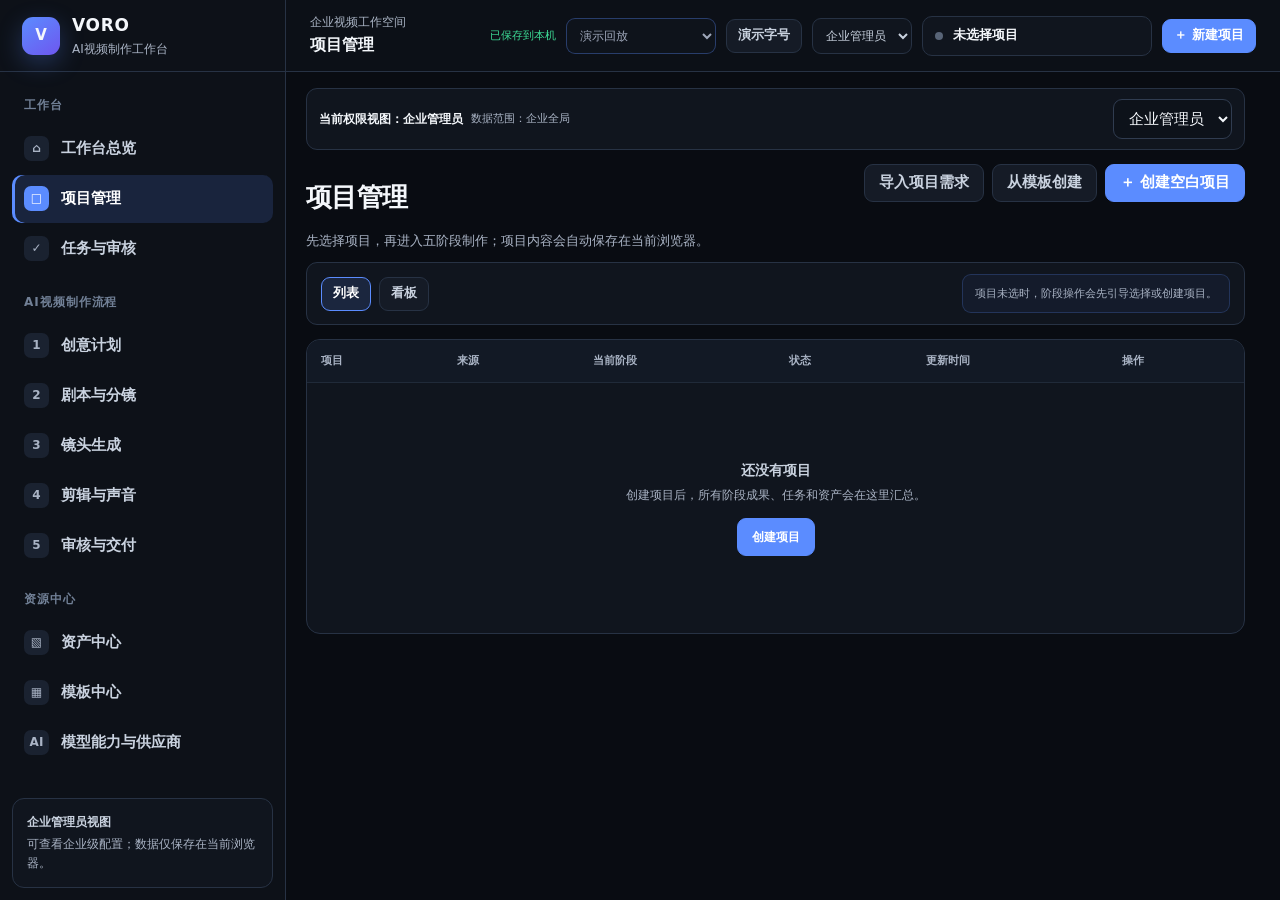
<file: index.html>
<!doctype html>
<html lang="zh-CN">
<head>
  <meta charset="utf-8">
  <meta name="viewport" content="width=device-width,initial-scale=1">
  <meta name="color-scheme" content="dark">
  <title>VORO · AI视频制作工作台</title>
  <style>
    :root{
      --bg:#090c12;--surface:#10151e;--surface-2:#151b26;--surface-3:#1a2230;
      --line:#273244;--line-soft:#202a39;--text:#f4f7fb;--text-2:#c9d2df;--text-3:#8f9bad;
      --blue:#5b8cff;--blue-2:#79a3ff;--green:#3ddc97;--amber:#f6bd60;--red:#ff6b7a;
      --violet:#9c7cff;--radius:14px;--shadow:0 18px 48px rgba(0,0,0,.34);
      --sidebar:286px;--topbar:72px;
    }
    *{box-sizing:border-box}html,body{width:100%;height:100%;min-height:0}[hidden]{display:none!important}body{margin:0;background:var(--bg);color:var(--text);font:15px/1.55 "Microsoft YaHei UI","PingFang SC",system-ui,sans-serif;overflow:hidden}
    button,input,textarea,select{font:inherit;color:inherit}button{cursor:pointer}button:disabled{cursor:not-allowed;opacity:.45}
    .app{height:100%;height:100dvh;min-height:0;overflow:hidden;display:grid;grid-template-columns:var(--sidebar) minmax(0,1fr)}
    .sidebar{height:100%;min-width:0;min-height:0;background:#0d1118;border-right:1px solid var(--line);display:flex;flex-direction:column;z-index:10}
    .brand{height:var(--topbar);flex:0 0 var(--topbar);display:flex;align-items:center;gap:12px;padding:0 22px;border-bottom:1px solid var(--line)}
    .brand-mark{width:38px;height:38px;border-radius:11px;display:grid;place-items:center;background:linear-gradient(145deg,var(--blue),#6e57ef);font-weight:800;box-shadow:0 8px 24px rgba(91,140,255,.28)}
    .brand b{display:block;font-size:17px;letter-spacing:.04em}.brand small{display:block;color:var(--text-3);font-size:12px;margin-top:1px}
    .nav{padding:18px 12px;overflow-y:auto;overflow-x:hidden;overscroll-behavior:contain;-webkit-overflow-scrolling:touch;min-height:0;flex:1 1 auto}.nav-label{padding:6px 12px 8px;color:#718096;font-size:12px;font-weight:700;letter-spacing:.08em}
    .nav-item{width:100%;height:48px;border:0;border-radius:10px;background:transparent;color:var(--text-2);display:flex;align-items:center;gap:12px;padding:0 12px;margin:2px 0;text-align:left;transition:.18s ease}
    .nav-item:hover{background:var(--surface-2);color:#fff}.nav-item.active{background:rgba(91,140,255,.16);color:#fff;box-shadow:inset 3px 0 var(--blue)}
    .nav-icon,.nav-no{width:25px;height:25px;border-radius:7px;display:grid;place-items:center;background:#1a2230;color:var(--text-3);font-size:12px;font-weight:800;flex:0 0 auto}
    .nav-item.active .nav-icon,.nav-item.active .nav-no{background:var(--blue);color:white}.nav-item span:last-child{font-size:15px;font-weight:600}
    .sidebar-foot{margin:12px;padding:14px;border:1px solid var(--line);border-radius:12px;background:var(--surface);color:var(--text-3);font-size:12px}.sidebar-foot b{color:var(--text-2);display:block;margin-bottom:3px}
    .main{height:100%;min-width:0;min-height:0;overflow:hidden;display:flex;flex-direction:column}.topbar{height:var(--topbar);flex:0 0 var(--topbar);border-bottom:1px solid var(--line);background:rgba(13,17,24,.94);backdrop-filter:blur(16px);display:flex;align-items:center;justify-content:space-between;padding:0 24px;gap:18px;z-index:8}
    .top-left,.top-actions,.project-select{display:flex;align-items:center;gap:10px}.mobile-menu{display:none}.page-kicker{color:var(--text-3);font-size:12px}.page-name{font-size:16px;font-weight:700}
    .project-select{min-width:230px;height:40px;border:1px solid var(--line);border-radius:10px;background:var(--surface);padding:0 12px}.project-select i{width:8px;height:8px;border-radius:50%;background:#586477}.project-select b{font-size:13px;white-space:nowrap;overflow:hidden;text-overflow:ellipsis}
    .btn{min-height:38px;border-radius:9px;border:1px solid var(--line);padding:0 14px;background:var(--surface-2);color:var(--text-2);display:inline-flex;align-items:center;justify-content:center;gap:7px;font-weight:650;transition:.18s ease}
    .btn:hover{border-color:#3a4a64;color:#fff;transform:translateY(-1px)}.btn-primary{background:var(--blue);border-color:var(--blue);color:#fff}.btn-primary:hover{background:#6b97ff;border-color:#6b97ff}.btn-ghost{background:transparent}.btn-sm{min-height:34px;padding:0 11px;font-size:13px}.btn-xs{min-height:29px;padding:0 9px;font-size:12px}.btn-danger{border-color:rgba(255,107,122,.45);color:#ff9aa5;background:rgba(255,107,122,.08)}
    .content{flex:1 1 auto;min-height:0;overflow-y:auto;overflow-x:hidden;overscroll-behavior:contain;-webkit-overflow-scrolling:touch;touch-action:pan-y;padding:22px 24px 48px;scrollbar-gutter:stable;scrollbar-color:#344056 transparent}.page{max-width:1640px;min-width:0;margin:0 auto}.page.hidden{display:none}
    .project-tools{display:flex;align-items:center;justify-content:space-between;gap:14px;padding:11px 14px;border:1px solid var(--line);border-radius:12px;background:var(--surface);margin-bottom:18px}.tool-more{display:none}
    .project-tools-left{display:flex;align-items:center;gap:10px;min-width:0}.context-mark{width:34px;height:34px;border-radius:9px;display:grid;place-items:center;background:rgba(91,140,255,.16);color:var(--blue-2);font-weight:800}.context-copy b{display:block;font-size:13px}.context-copy small{color:var(--text-3)}
    .tool-links{display:flex;gap:7px;flex-wrap:wrap;justify-content:flex-end}.tool-link{border:1px solid transparent;background:#171e2a;color:var(--text-2);padding:7px 10px;border-radius:8px;font-size:12px}.tool-link:hover{border-color:#3a4a64;color:#fff}
    .page-head{display:flex;align-items:flex-start;justify-content:space-between;gap:20px;margin:4px 0 18px}.page-title{font-size:26px;line-height:1.25;font-weight:780;letter-spacing:-.02em}.page-desc{color:var(--text-3);margin-top:7px;max-width:860px}.page-actions{display:flex;gap:8px;flex-wrap:wrap;justify-content:flex-end}
    .stage-strip{display:grid;grid-template-columns:repeat(5,minmax(0,1fr));gap:8px;margin-bottom:18px}.stage-chip{border:1px solid var(--line);border-radius:11px;background:var(--surface);padding:10px 11px;color:var(--text-3);text-align:left;display:flex;gap:9px;align-items:center;min-width:0}.stage-chip:hover{border-color:#43526a;color:var(--text-2)}.stage-chip.active{border-color:var(--blue);background:rgba(91,140,255,.12);color:#fff}.stage-chip em{width:24px;height:24px;border-radius:7px;background:#1b2432;display:grid;place-items:center;font-style:normal;font-size:12px;font-weight:800;flex:0 0 auto}.stage-chip.active em{background:var(--blue)}.stage-chip span{font-size:12px;font-weight:650;white-space:nowrap;overflow:hidden;text-overflow:ellipsis}
    .grid-2{display:grid;grid-template-columns:minmax(0,1fr) minmax(0,1fr);gap:14px}.grid-3{display:grid;grid-template-columns:repeat(3,minmax(0,1fr));gap:14px}.grid-2-1{display:grid;grid-template-columns:minmax(0,1.7fr) minmax(320px,1fr);gap:14px}.stack{display:grid;gap:14px}.span-2{grid-column:1/-1}
    .card{border:1px solid var(--line);border-radius:var(--radius);background:var(--surface);overflow:hidden;min-width:0}.card-head{min-height:55px;padding:12px 16px;border-bottom:1px solid var(--line-soft);display:flex;align-items:center;justify-content:space-between;gap:12px}.card-head h3{font-size:15px;margin:0}.card-head p{margin:2px 0 0;color:var(--text-3);font-size:12px}.card-actions{display:flex;gap:6px;flex-wrap:wrap;justify-content:flex-end}.card-body{padding:16px}.card-note{padding:10px 12px;border:1px solid rgba(91,140,255,.24);border-radius:9px;background:rgba(91,140,255,.07);color:var(--text-2);font-size:12px}
    .form-grid{display:grid;grid-template-columns:repeat(2,minmax(0,1fr));gap:12px}.form-group{display:grid;gap:7px;min-width:0}.form-group.full{grid-column:1/-1}.form-label{color:var(--text-2);font-size:12px;font-weight:650}.required{color:var(--red)}
    .input,.select,.textarea{width:100%;border:1px solid #303c50;border-radius:9px;background:#0d121a;color:var(--text);outline:0;transition:.15s ease}.input,.select{height:40px;padding:0 11px}.textarea{min-height:105px;padding:10px 11px;resize:vertical}.input:focus,.select:focus,.textarea:focus{border-color:var(--blue);box-shadow:0 0 0 3px rgba(91,140,255,.12)}.input::placeholder,.textarea::placeholder{color:#647085}.select:invalid{color:#6e7a8f}
    .empty{min-height:190px;border:1px dashed #344158;border-radius:11px;background:rgba(9,12,18,.42);display:flex;flex-direction:column;align-items:center;justify-content:center;text-align:center;padding:24px}.empty.compact{min-height:130px}.empty-icon{width:46px;height:46px;border-radius:13px;background:#192231;display:grid;place-items:center;color:var(--blue-2);font-weight:800;margin-bottom:11px}.empty b{font-size:14px}.empty p{margin:5px 0 14px;color:var(--text-3);font-size:12px;max-width:460px}.empty-actions{display:flex;gap:8px;flex-wrap:wrap;justify-content:center}
    .upload{position:relative;min-height:155px;border:1px dashed #3a4961;border-radius:11px;background:#0d121a;display:flex;flex-direction:column;align-items:center;justify-content:center;text-align:center;padding:18px}.upload input{position:absolute;inset:0;opacity:0;cursor:pointer}.upload strong{font-size:13px}.upload span{color:var(--text-3);font-size:12px;margin-top:5px}.upload-count{margin-top:9px;color:var(--blue-2);font-size:12px}
    .check-row,.setting-row{display:flex;align-items:center;justify-content:space-between;gap:14px;padding:11px 0;border-bottom:1px solid var(--line-soft)}.check-row:last-child,.setting-row:last-child{border-bottom:0}.check-row label,.setting-row label{display:flex;align-items:flex-start;gap:9px;color:var(--text-2);font-size:13px}.check-row input{margin-top:3px;accent-color:var(--blue)}.setting-row small{display:block;color:var(--text-3);margin-top:2px}
    .switch{width:38px;height:22px;border-radius:12px;background:#343f50;position:relative;border:0;flex:0 0 auto}.switch:after{content:"";position:absolute;width:16px;height:16px;left:3px;top:3px;border-radius:50%;background:white;transition:.18s}.switch.on{background:var(--blue)}.switch.on:after{left:19px}
    .seg{display:inline-flex;border:1px solid var(--line);border-radius:9px;padding:3px;background:#0d121a}.seg button{border:0;background:transparent;color:var(--text-3);padding:6px 11px;border-radius:6px;font-size:12px}.seg button.active{background:#253249;color:white}
    .workspace{display:grid;grid-template-columns:250px minmax(0,1fr) 320px;min-height:540px;border:1px solid var(--line);border-radius:var(--radius);overflow:hidden;background:var(--surface)}.workspace-col{min-width:0;border-right:1px solid var(--line)}.workspace-col:last-child{border-right:0}.workspace-title{min-height:50px;padding:0 14px;border-bottom:1px solid var(--line);display:flex;align-items:center;justify-content:space-between;font-size:13px;font-weight:700}.workspace-body{padding:14px}.tree-empty{min-height:420px;display:flex;flex-direction:column;align-items:center;justify-content:center;text-align:center;color:var(--text-3);padding:20px}.tree-empty b{color:var(--text-2);margin-bottom:5px}
    .inspector .form-group{margin-bottom:12px}.inspector .textarea{min-height:76px}.mini-kpi{display:grid;grid-template-columns:repeat(3,1fr);gap:8px}.mini-kpi div{padding:12px;border:1px solid var(--line);border-radius:10px;background:#0d121a}.mini-kpi b{display:block;color:var(--text-2);font-size:13px}.mini-kpi span{color:var(--text-3);font-size:11px}
    .rules{display:grid;grid-template-columns:repeat(4,minmax(0,1fr));gap:9px}.rule-slot{min-width:0;min-height:96px;border:1px solid var(--line);border-radius:10px;padding:12px;background:#0d121a}.rule-slot b{display:block;font-size:12px}.rule-slot span{display:block;color:var(--text-3);font-size:11px;margin:5px 0 12px}
    .shot-toolbar,.timeline-toolbar{display:flex;align-items:center;justify-content:space-between;gap:10px;padding:11px 14px;background:#121925;border-bottom:1px solid var(--line)}.toolbar-group{display:flex;gap:7px;align-items:center;flex-wrap:wrap}.filter{height:34px;border:1px solid var(--line);border-radius:8px;background:#0d121a;padding:0 9px;color:var(--text-2);font-size:12px}
    .preview{aspect-ratio:16/8.6;min-height:280px;background:#05070a;border:1px solid #263142;border-radius:11px;display:flex;flex-direction:column;align-items:center;justify-content:center;text-align:center;color:var(--text-3);position:relative;overflow:hidden}.preview:before{content:"";position:absolute;inset:0;background:radial-gradient(circle at 50% 45%,rgba(91,140,255,.08),transparent 48%)}.preview b,.preview span,.preview button{position:relative}.preview b{color:var(--text-2);margin-bottom:5px}.preview span{font-size:12px;margin-bottom:12px}
    .audio-tool{padding:12px;border:1px solid var(--line);border-radius:10px;background:#0d121a}.audio-tool+.audio-tool{margin-top:9px}.audio-tool-head{display:flex;justify-content:space-between;gap:10px;align-items:center}.audio-tool b{font-size:13px}.audio-tool p{margin:4px 0 10px;color:var(--text-3);font-size:11px}
    .timeline{border:1px solid var(--line);border-radius:12px;overflow:hidden;background:#0b1017}.ruler{height:30px;display:grid;grid-template-columns:90px repeat(7,1fr);align-items:center;border-bottom:1px solid var(--line);color:#667389;font-size:10px}.ruler span{padding-left:8px}.track{display:grid;grid-template-columns:90px 1fr;min-height:54px;border-bottom:1px solid var(--line-soft)}.track:last-child{border-bottom:0}.track-name{padding:11px;border-right:1px solid var(--line);color:var(--text-2);font-size:12px;display:flex;align-items:center;gap:6px}.track-name i{width:8px;height:8px;border-radius:50%;background:var(--blue)}.track:nth-child(3) i{background:var(--green)}.track:nth-child(4) i{background:var(--violet)}.track:nth-child(5) i{background:var(--amber)}.track-lane{margin:7px;border:1px dashed #303c50;border-radius:7px;display:flex;align-items:center;justify-content:center;color:#5e6a7e;font-size:11px;min-width:0}.timeline-foot{padding:10px 14px;display:flex;justify-content:space-between;align-items:center;color:var(--text-3);font-size:11px}
    .qc-grid{display:grid;grid-template-columns:repeat(2,minmax(0,1fr));gap:8px}.qc-option{border:1px solid var(--line);border-radius:9px;padding:10px;background:#0d121a}.qc-option label{display:flex;gap:8px;align-items:flex-start;color:var(--text-2);font-size:12px}.qc-option input{accent-color:var(--blue);margin-top:2px}.qc-option small{display:block;color:var(--text-3);margin:5px 0 0 22px}
    .deliverables{display:grid;grid-template-columns:repeat(2,minmax(0,1fr));gap:8px}.delivery{border:1px solid var(--line);border-radius:9px;padding:10px;background:#0d121a;display:flex;gap:9px;align-items:flex-start}.delivery input{accent-color:var(--blue);margin-top:3px}.delivery b{display:block;font-size:12px}.delivery small{color:var(--text-3);font-size:11px}
    .metric-row{display:grid;grid-template-columns:repeat(4,minmax(0,1fr));gap:12px;margin-bottom:14px}.metric-card{min-height:112px;border:1px solid var(--line);border-radius:12px;background:var(--surface);padding:15px}.metric-card span{display:block;color:var(--text-3);font-size:12px}.metric-card b{display:block;font-size:25px;margin:9px 0 2px}.metric-card small{color:#68758a;font-size:11px}.metric-card .metric-empty{color:#68758a;font-size:22px}
    .filterbar{display:flex;align-items:center;justify-content:space-between;gap:10px;padding:11px 14px;border:1px solid var(--line);border-radius:11px;background:var(--surface);margin-bottom:14px}.filterbar-left,.filterbar-right{display:flex;align-items:center;gap:8px;flex-wrap:wrap}.filterbar button.active{border-color:var(--blue);background:rgba(91,140,255,.14);color:#fff}.search-input{height:36px;min-width:230px;border:1px solid var(--line);border-radius:8px;background:#0d121a;padding:0 11px;color:var(--text)}
    .page-tabs{display:flex;gap:3px;border-bottom:1px solid var(--line);padding:0 14px}.page-tabs button{border:0;border-bottom:2px solid transparent;background:transparent;color:var(--text-3);padding:11px 12px;font-size:12px}.page-tabs button.active{color:#fff;border-bottom-color:var(--blue)}
    .table-shell{border:1px solid var(--line);border-radius:var(--radius);background:var(--surface);overflow:hidden}.data-table{width:100%;border-collapse:collapse}.data-table th{height:42px;padding:0 14px;background:#121925;color:var(--text-3);font-size:11px;text-align:left;font-weight:650;white-space:nowrap}.data-table td{padding:13px 14px;border-top:1px solid var(--line-soft);color:var(--text-2);font-size:12px}.data-table-empty td{padding:0}.table-empty{min-height:250px;display:flex;flex-direction:column;align-items:center;justify-content:center;text-align:center;color:var(--text-3);padding:26px}.table-empty b{color:var(--text-2);font-size:14px}.table-empty p{margin:5px 0 13px;font-size:12px}
    .module-grid{display:grid;grid-template-columns:repeat(3,minmax(0,1fr));gap:12px}.module-card{min-width:0;min-height:156px;border:1px solid var(--line);border-radius:11px;background:var(--surface);padding:14px;display:flex;flex-direction:column}.module-card-head{display:flex;align-items:center;justify-content:space-between;gap:9px}.module-card h3{font-size:14px;margin:0}.module-card p{color:var(--text-3);font-size:11px;margin:6px 0 14px}.module-card .btn{margin-top:auto;align-self:flex-start}.module-icon{width:34px;height:34px;border-radius:9px;display:grid;place-items:center;background:rgba(91,140,255,.12);color:var(--blue-2);font-size:12px;font-weight:800}
    .chart-empty{min-height:280px;border:1px dashed #334056;border-radius:11px;background:linear-gradient(180deg,rgba(91,140,255,.03),transparent);display:flex;flex-direction:column;align-items:center;justify-content:center;text-align:center;color:var(--text-3);padding:24px}.chart-empty b{color:var(--text-2)}.chart-empty p{font-size:12px;margin:6px 0 0}
    .capability-grid{display:grid;grid-template-columns:repeat(4,minmax(0,1fr));gap:10px}.capability-card{min-height:132px;border:1px solid var(--line);border-radius:10px;background:#0d121a;padding:12px}.capability-card b{display:block;font-size:13px}.capability-card p{color:var(--text-3);font-size:11px;margin:5px 0 12px}.capability-state{display:inline-flex;border:1px solid var(--line);border-radius:999px;padding:3px 7px;color:#758198;font-size:10px}
    .policy-list{display:grid;gap:8px}.policy-item{border:1px solid var(--line);border-radius:10px;background:#0d121a;padding:12px;display:flex;align-items:center;justify-content:space-between;gap:14px}.policy-item b{display:block;font-size:12px}.policy-item p{margin:3px 0 0;color:var(--text-3);font-size:11px}
    .role-select{height:36px;max-width:150px;border:1px solid var(--line);border-radius:9px;background:var(--surface);padding:0 9px;color:var(--text-2);font-size:12px}.save-state{min-width:88px;color:var(--text-3);font-size:11px;text-align:right}.save-state.saved{color:var(--green)}
    .sidebar-close{display:none;margin-left:auto;width:34px;height:34px;border:1px solid var(--line);border-radius:9px;background:var(--surface);color:var(--text-2)}.sidebar-mask{display:none;position:fixed;inset:0;background:rgba(2,5,9,.66);z-index:9}
    button:focus-visible,.input:focus-visible,.select:focus-visible,.textarea:focus-visible,[tabindex]:focus-visible{outline:3px solid rgba(121,163,255,.8);outline-offset:2px}.page-title:focus-visible{outline:none}
    .status-pill{display:inline-flex;align-items:center;gap:5px;border:1px solid var(--line);border-radius:999px;padding:3px 8px;color:var(--text-3);font-size:10px;white-space:nowrap}.status-pill:before{content:"";width:6px;height:6px;border-radius:50%;background:#667389}.status-pill.draft:before{background:var(--amber)}.status-pill.running:before{background:var(--blue)}.status-pill.ready:before,.status-pill.approved:before,.status-pill.locked:before,.status-pill.connected:before{background:var(--green)}.status-pill.blocked:before,.status-pill.failed:before{background:var(--red)}.status-pill.stale:before{background:var(--violet)}
    .stage-chip{position:relative}.stage-chip small{display:block;color:#738098;font-size:10px;margin-left:auto}.stage-chip.active small{color:var(--blue-2)}.stage-chip.locked{border-color:rgba(61,220,151,.35)}
    .onboarding{display:grid;grid-template-columns:repeat(3,minmax(0,1fr));gap:12px}.onboarding-step{border:1px solid var(--line);border-radius:12px;background:var(--surface);padding:16px}.onboarding-step em{width:28px;height:28px;border-radius:8px;display:grid;place-items:center;background:rgba(91,140,255,.15);color:var(--blue-2);font-style:normal;font-weight:800}.onboarding-step b{display:block;margin-top:12px}.onboarding-step p{color:var(--text-3);font-size:12px;min-height:38px}.onboarding-step.done{border-color:rgba(61,220,151,.32)}
    .project-card-grid{display:grid;grid-template-columns:repeat(3,minmax(0,1fr));gap:12px}.project-card{border:1px solid var(--line);border-radius:12px;background:var(--surface);padding:14px}.project-card.selected{border-color:var(--blue);box-shadow:0 0 0 2px rgba(91,140,255,.1)}.project-card h3{margin:0;font-size:14px}.project-card p{color:var(--text-3);font-size:11px}.project-meta{display:flex;gap:7px;flex-wrap:wrap;margin:10px 0}.board-columns{display:grid;grid-template-columns:repeat(4,minmax(180px,1fr));gap:10px;overflow:auto}.board-column{min-height:280px;border:1px solid var(--line);border-radius:11px;background:#0d121a;padding:10px}.board-column h3{font-size:12px;margin:0 0 10px;color:var(--text-2)}
    .stage-alert{display:flex;align-items:center;justify-content:space-between;gap:12px;border:1px solid rgba(246,189,96,.32);border-radius:11px;background:rgba(246,189,96,.07);padding:11px 13px;margin-bottom:14px;color:#e8cb8e;font-size:12px}.stage-alert.success{border-color:rgba(61,220,151,.3);background:rgba(61,220,151,.06);color:#9ce9c5}.stage-alert b{color:inherit}.stage-alert p{margin:2px 0 0;color:var(--text-3)}
    .artifact{border:1px solid var(--line);border-radius:11px;background:#0d121a;padding:13px}.artifact+.artifact{margin-top:9px}.artifact-head{display:flex;align-items:flex-start;justify-content:space-between;gap:10px}.artifact h4{font-size:13px;margin:0}.artifact p{color:var(--text-3);font-size:11px;margin:4px 0 10px}.artifact-actions{display:flex;gap:6px;flex-wrap:wrap}.artifact-grid{display:grid;grid-template-columns:repeat(3,minmax(0,1fr));gap:9px}.artifact.selected{border-color:var(--blue);background:rgba(91,140,255,.06)}
    .tree-list{display:grid;gap:7px}.tree-item{border:1px solid var(--line);border-radius:9px;background:#0d121a;padding:10px;text-align:left;color:var(--text-2)}.tree-item:hover,.tree-item.selected{border-color:var(--blue);background:rgba(91,140,255,.09)}.tree-item b{display:block;font-size:12px}.tree-item small{color:var(--text-3)}
    .shot-card-grid{display:grid;grid-template-columns:repeat(3,minmax(250px,1fr));gap:11px}.shot-card{border:1px solid var(--line);border-radius:12px;background:var(--surface);overflow:hidden}.shot-card.selected{border-color:var(--blue)}.shot-frame{aspect-ratio:16/8.5;background:linear-gradient(145deg,#111a28,#080b10);display:grid;place-items:center;color:#667389;border-bottom:1px solid var(--line)}.shot-card-body{padding:12px}.shot-card-body h3{margin:0;font-size:13px}.shot-card-body p{min-height:34px;color:var(--text-3);font-size:11px}.candidate{border:1px solid var(--line);border-radius:10px;background:#0d121a;padding:10px}.candidate.adopted{border-color:rgba(61,220,151,.48)}
    .timeline-clip{height:34px;border:1px solid #4c6fae;border-radius:6px;background:rgba(91,140,255,.24);padding:0 9px;color:#dbe6ff;font-size:11px;display:flex;align-items:center;justify-content:space-between;min-width:80px}.timeline-clip.selected{box-shadow:0 0 0 2px var(--blue)}.track-lane.has-clips{justify-content:flex-start;gap:5px;padding:3px;overflow:auto}.issue-list{display:grid;gap:8px}.issue{border:1px solid var(--line);border-radius:10px;background:#0d121a;padding:11px;display:flex;align-items:flex-start;justify-content:space-between;gap:12px}.issue b{font-size:12px}.issue p{margin:3px 0 0;color:var(--text-3);font-size:11px}
    .scope-bar{display:flex;align-items:center;gap:8px;padding:10px 12px;border:1px solid var(--line);border-radius:11px;background:var(--surface);margin-bottom:14px}.scope-bar b{font-size:12px}.scope-bar span{color:var(--text-3);font-size:11px}.scope-bar .select{width:auto;margin-left:auto}.permission-note{padding:10px 12px;border:1px solid rgba(91,140,255,.22);border-radius:9px;background:rgba(91,140,255,.06);color:var(--text-3);font-size:11px}
    .drawer-mask{position:fixed;inset:0;background:rgba(2,5,9,.7);backdrop-filter:blur(4px);z-index:30;opacity:0;pointer-events:none;transition:.2s}.drawer-mask.show{opacity:1;pointer-events:auto}.drawer{position:fixed;right:0;top:0;bottom:0;width:min(570px,96vw);background:#0f141d;border-left:1px solid var(--line);z-index:31;transform:translateX(102%);transition:.24s ease;display:flex;flex-direction:column;box-shadow:var(--shadow)}.drawer.show{transform:none}.drawer-head{height:72px;border-bottom:1px solid var(--line);display:flex;align-items:center;justify-content:space-between;padding:0 20px}.drawer-head h2{font-size:18px;margin:0}.drawer-head p{margin:2px 0 0;color:var(--text-3);font-size:11px}.drawer-close{width:36px;height:36px;border-radius:9px;border:1px solid var(--line);background:var(--surface);color:var(--text-2)}.drawer-body{padding:18px 20px;overflow:auto;flex:1}.drawer-foot{padding:14px 20px;border-top:1px solid var(--line);display:flex;align-items:center;justify-content:space-between;gap:10px}.drawer-foot-right{display:flex;gap:8px}.drawer-section{padding:14px;border:1px solid var(--line);border-radius:11px;background:var(--surface);margin-bottom:12px}.drawer-section h3{font-size:14px;margin:0 0 3px}.drawer-section>p{font-size:11px;color:var(--text-3);margin:0 0 13px}.impact{padding:10px 11px;border-radius:9px;background:rgba(246,189,96,.08);border:1px solid rgba(246,189,96,.28);color:#e8cb8e;font-size:11px;margin-top:12px}
    .toast-wrap{position:fixed;right:22px;bottom:22px;z-index:50;display:grid;gap:8px}.toast{min-width:300px;max-width:420px;border:1px solid #33435b;border-radius:11px;background:#151d29;box-shadow:var(--shadow);padding:12px 14px;display:flex;gap:10px;align-items:flex-start;animation:toastIn .2s ease}.toast i{width:9px;height:9px;border-radius:50%;background:var(--blue);margin-top:7px;flex:0 0 auto}.toast.success i{background:var(--green)}.toast.warn i{background:var(--amber)}.toast b{display:block;font-size:13px}.toast span{color:var(--text-3);font-size:11px}.toast.out{opacity:0;transform:translateY(8px);transition:.2s}@keyframes toastIn{from{opacity:0;transform:translateY(8px)}}
    .sr-only{position:absolute;width:1px;height:1px;padding:0;margin:-1px;overflow:hidden;clip:rect(0,0,0,0);white-space:nowrap;border:0}
    @media(max-width:1180px){:root{--sidebar:246px}.workspace{grid-template-columns:220px minmax(0,1fr)}.workspace-col:last-child{grid-column:1/-1;border-top:1px solid var(--line);border-right:0}.rules{grid-template-columns:repeat(2,1fr)}.top-actions .project-select{min-width:180px}.metric-row{grid-template-columns:repeat(2,1fr)}.module-grid{grid-template-columns:repeat(2,1fr)}.capability-grid{grid-template-columns:repeat(2,1fr)}.artifact-grid,.shot-card-grid,.project-card-grid{grid-template-columns:repeat(2,1fr)}}
    @media(max-width:850px){html,body{height:auto;min-height:100%}body{overflow-y:auto;overflow-x:hidden}body.nav-open,body.drawer-open{overflow:hidden}.sidebar-mask.show{display:block}.app{display:block;height:auto;min-height:100dvh;overflow:visible}.sidebar{position:fixed;left:0;top:0;bottom:0;height:100dvh;width:280px;transform:translateX(-102%);transition:.22s;box-shadow:var(--shadow)}.sidebar.show{transform:none}.sidebar-close{display:grid;place-items:center}.main{height:auto;min-height:100dvh;overflow:visible}.mobile-menu{display:grid;place-items:center;width:38px;height:38px;border:1px solid var(--line);border-radius:9px;background:var(--surface);color:var(--text)}.topbar{position:sticky;top:0;padding:0 14px}.top-left .page-kicker{display:none}.top-actions .project-select,.top-actions .save-state{display:none}.role-select{max-width:112px}.content{min-height:0;overflow:visible;overscroll-behavior:auto;touch-action:auto;padding:16px 14px 40px}.page-head{display:block}.page-actions{justify-content:flex-start;margin-top:13px}.stage-strip{display:flex;overflow:auto;padding-bottom:4px}.stage-chip{min-width:155px}.grid-2,.grid-3,.grid-2-1,.metric-row,.module-grid,.capability-grid,.artifact-grid,.shot-card-grid,.project-card-grid,.onboarding{grid-template-columns:1fr}.workspace{display:block}.workspace-col{border-right:0;border-bottom:1px solid var(--line)}.form-grid{grid-template-columns:1fr}.form-group.full{grid-column:auto}.project-tools{display:block}.project-tools-left{margin-bottom:9px}.tool-links{display:flex;flex-wrap:nowrap;overflow-x:auto;justify-content:flex-start;padding-bottom:3px}.tool-link{display:inline-flex!important;flex:0 0 auto;min-height:44px}.tool-more{display:none}.qc-grid,.deliverables{grid-template-columns:1fr}.rules{grid-template-columns:1fr}.page-title{font-size:23px}.filterbar{display:block}.filterbar-right{margin-top:9px}.search-input{width:100%;min-width:0}.table-shell{overflow:auto;-webkit-overflow-scrolling:touch}.data-table{min-width:720px}.board-columns{grid-template-columns:repeat(4,240px)}.stage-alert{display:block}.stage-alert .btn{margin-top:8px}.drawer{width:100vw}.drawer-foot{align-items:flex-start;flex-wrap:wrap}.drawer-foot-right{margin-left:auto}.toast-wrap{left:12px;right:12px}.toast{min-width:0;width:100%}.btn,.btn-sm,.btn-xs,.page-tabs button,.tool-link{min-height:44px}}
    @media(max-width:520px){.top-actions .role-select{display:none}.top-actions>.btn-primary{width:44px;padding:0;font-size:0}.top-actions>.btn-primary:after{content:"＋";font-size:18px}.drawer-foot{display:block}.drawer-foot-right{margin-top:10px}.drawer-foot-right .btn{flex:1}}
    @media(prefers-reduced-motion:reduce){*,*:before,*:after{scroll-behavior:auto!important;transition:none!important;animation:none!important}.btn:hover{transform:none}}
    .demo-badge{display:inline-flex;align-items:center;width:max-content;margin-top:5px;border:1px solid rgba(91,140,255,.44);border-radius:999px;padding:3px 8px;background:rgba(91,140,255,.09);color:#a9c3ff;font-size:11px;font-weight:700}
    .demo-banner{display:flex;align-items:center;justify-content:space-between;gap:14px;margin-bottom:14px;padding:12px 14px;border:1px solid rgba(91,140,255,.34);border-radius:12px;background:linear-gradient(135deg,rgba(91,140,255,.1),rgba(61,220,151,.045))}.demo-banner b{display:block;font-size:13px}.demo-banner p{margin:3px 0 0;color:var(--text-3);font-size:11px}.demo-banner-actions{display:flex;gap:7px;flex-wrap:wrap}
    .demo-summary-grid{display:grid;grid-template-columns:repeat(3,minmax(0,1fr));gap:10px}.demo-summary-block{border:1px solid var(--line);border-radius:10px;background:#0d121a;padding:12px}.demo-summary-block h4{margin:0 0 7px;font-size:12px}.demo-summary-block ul{margin:0;padding-left:18px;color:var(--text-3);font-size:11px;line-height:1.65}
    .source-list{display:grid;grid-template-columns:repeat(2,minmax(0,1fr));gap:8px}.source-item{display:block;border:1px solid var(--line);border-radius:9px;background:#0d121a;padding:10px;text-decoration:none}.source-item:hover{border-color:var(--blue)}.source-item b{display:block;color:var(--text-2);font-size:12px}.source-item small{display:block;margin-top:4px;color:var(--text-3);font-size:10px;line-height:1.5}
    .media-preview{border:1px solid var(--line);border-radius:11px;background:#070a0f;padding:12px}.media-preview video{display:block;width:100%;aspect-ratio:16/9;object-fit:contain;background:#000;border-radius:9px;margin-top:10px}.media-preview .artifact-head p{margin:4px 0 0;color:var(--text-3);font-size:11px}
    .shot-frame{position:relative;overflow:hidden}.shot-frame img{display:block;width:100%;height:100%;object-fit:cover}.shot-frame .frame-label{position:absolute;left:9px;bottom:8px;border:1px solid rgba(255,255,255,.15);border-radius:6px;background:rgba(3,7,12,.76);padding:4px 7px;color:#eaf1ff;font-size:10px;backdrop-filter:blur(6px)}
    .demo-media-tools{display:grid;gap:8px;margin-top:12px}.demo-media-row{display:grid;grid-template-columns:minmax(150px,.65fr) minmax(0,1.35fr);align-items:center;gap:10px;border:1px solid var(--line);border-radius:9px;background:#0d121a;padding:9px 10px}.demo-media-row b{font-size:11px}.demo-media-row small{display:block;margin-top:2px;color:var(--text-3);font-size:10px}.demo-media-row audio{width:100%;height:34px}.demo-file-links{display:flex;gap:7px;flex-wrap:wrap;margin-top:11px}.demo-card{margin-bottom:14px}.demo-coverage{display:flex;gap:7px;flex-wrap:wrap;margin-top:9px}.demo-coverage span{border:1px solid var(--line);border-radius:999px;background:#0d121a;padding:4px 8px;color:var(--text-3);font-size:10px}
    .guided-banner{display:flex;align-items:center;justify-content:space-between;gap:16px;margin-bottom:14px;padding:13px 15px;border:1px solid rgba(91,140,255,.42);border-radius:12px;background:linear-gradient(135deg,rgba(91,140,255,.13),rgba(61,220,151,.055))}.guided-banner-main{display:flex;align-items:center;gap:12px;min-width:0}.guided-step{display:grid;place-items:center;flex:0 0 42px;height:42px;border-radius:12px;background:var(--blue);color:#fff;font-weight:800}.guided-banner b{display:block;font-size:13px}.guided-banner p{margin:3px 0 0;color:var(--text-3);font-size:11px;line-height:1.55}.guided-progress{display:flex;align-items:center;gap:9px;min-width:210px}.guided-progress-track{flex:1;height:7px;border-radius:99px;background:#18202d;overflow:hidden}.guided-progress-track i{display:block;height:100%;border-radius:inherit;background:linear-gradient(90deg,var(--blue),var(--green))}.guided-progress span{font-size:11px;color:var(--text-2);white-space:nowrap}.generated-media{display:block;width:100%;aspect-ratio:16/9;object-fit:cover;background:#070a0f}.shot-frame.has-media{position:relative;overflow:hidden;padding:0}.shot-frame.has-media span{position:absolute;left:8px;bottom:8px;padding:4px 7px;border-radius:6px;background:rgba(4,8,14,.78);color:#fff;font-size:10px}.candidate-media{display:grid;grid-template-columns:96px minmax(0,1fr);gap:10px;align-items:start}.candidate-media img{width:96px;aspect-ratio:16/9;object-fit:cover;border-radius:7px;border:1px solid var(--line)}.live-sound-result{margin-top:10px;padding:10px;border:1px solid var(--line);border-radius:9px;background:#0b1018}.live-sound-result audio{display:block;width:100%;margin-top:8px}.generation-note{margin-top:8px;color:var(--text-3);font-size:10px;line-height:1.55}
    @media(max-width:850px){.demo-banner{align-items:flex-start;display:block}.demo-banner-actions{margin-top:10px}.demo-summary-grid,.source-list{grid-template-columns:1fr}.demo-media-row{grid-template-columns:1fr}.guided-banner{display:block}.guided-progress{margin-top:12px;min-width:0}.candidate-media{grid-template-columns:72px minmax(0,1fr)}.candidate-media img{width:72px}}
    /* V8: presentation-grade density, legibility and production controls */
    :root{--font-xs:12px;--font-sm:13px;--font-md:15px;--font-lg:17px;--font-title:26px;--text-3:#aab4c5}
    body{font-size:var(--font-md);line-height:1.58}
    .page-title{font-size:var(--font-title)}.page-desc,.card-head p,.artifact p,.candidate p,.shot-card-body p,.guided-banner p,.generation-note,.source-item small,.context-copy small{font-size:var(--font-sm);line-height:1.58;color:var(--text-3)}
    .card-head h3,.shot-card-body h3,.artifact h4{font-size:var(--font-lg)}.form-label,.status-pill,.guided-progress span,.capability-state{font-size:var(--font-xs)}
    .content{padding:16px 20px 40px}.project-tools{min-height:50px;margin-bottom:10px;padding:8px 12px}.page-head{margin:0 0 10px}.card-head{min-height:50px;padding:10px 14px}.card-body{padding:14px}
    .mode-select{min-width:118px;border-color:rgba(91,140,255,.5);color:#dce7ff}.status-pill.simulation:before{background:var(--amber)}
    .workflow-header{position:sticky;top:0;z-index:7;display:grid;grid-template-columns:minmax(190px,.75fr) minmax(280px,1.6fr) auto;gap:14px;align-items:center;margin:0 0 12px;padding:10px 13px;border:1px solid rgba(91,140,255,.38);border-radius:12px;background:rgba(14,20,30,.96);box-shadow:0 10px 30px rgba(0,0,0,.18)}
    .workflow-stage{display:flex;gap:9px;align-items:center}.workflow-stage em{display:grid;place-items:center;width:34px;height:34px;border-radius:9px;background:var(--blue);font-style:normal;font-weight:800}.workflow-stage b,.workflow-next-action b{display:block;font-size:14px}.workflow-stage small,.workflow-next-action small{display:block;color:var(--text-3);font-size:12px}
    .workflow-progress{height:7px;border-radius:99px;background:#1b2432;overflow:hidden}.workflow-progress i{display:block;height:100%;background:linear-gradient(90deg,var(--blue),var(--green))}.workflow-next-action{display:flex;gap:10px;align-items:center;justify-content:flex-end}.mode-disclosure{margin:0 0 12px;padding:10px 13px;border:1px solid rgba(255,183,77,.35);border-radius:10px;background:rgba(255,183,77,.07);font-size:13px}.mode-disclosure.live{border-color:rgba(61,220,151,.38);background:rgba(61,220,151,.07)}
    .requirement-table{width:100%;border-collapse:collapse;font-size:13px}.requirement-table th,.requirement-table td{padding:9px 10px;border-bottom:1px solid var(--line);vertical-align:top;text-align:left}.requirement-table th{color:var(--text-3);font-weight:700}.coverage-link{color:var(--blue-2)}.coverage-conflict{color:var(--amber)}
    .version-banner{display:flex;align-items:center;justify-content:space-between;gap:12px;margin-bottom:12px;padding:10px 12px;border:1px solid var(--line);border-radius:10px;background:#111722}.version-banner b{font-size:14px}.version-banner small{display:block;color:var(--text-3);font-size:12px}
    .shot-workbench{display:grid;grid-template-columns:330px minmax(0,1fr);gap:12px;align-items:start}.shot-list-pane{position:sticky;top:78px;max-height:calc(100vh - 130px);overflow:auto;border:1px solid var(--line);border-radius:12px;background:var(--surface)}.shot-list-toolbar{position:sticky;top:0;z-index:2;padding:10px;border-bottom:1px solid var(--line);background:var(--surface)}.shot-row{display:grid;grid-template-columns:74px minmax(0,1fr) auto;gap:9px;align-items:center;width:100%;padding:9px 10px;border:0;border-bottom:1px solid var(--line);background:transparent;color:var(--text);text-align:left}.shot-row:hover,.shot-row.selected{background:rgba(91,140,255,.1)}.shot-row.selected{box-shadow:inset 3px 0 var(--blue)}.shot-row img{width:74px;aspect-ratio:16/9;object-fit:cover;border-radius:6px;background:#070a0f}.shot-row b{display:block;font-size:13px}.shot-row small{display:block;color:var(--text-3);font-size:11px}.shot-detail-pane{min-width:0}.candidate-grid{display:grid;grid-template-columns:repeat(2,minmax(0,1fr));gap:10px}.job-table{width:100%;border-collapse:collapse;font-size:12px}.job-table th,.job-table td{padding:8px;border-bottom:1px solid var(--line);text-align:left}.job-progress{height:6px;min-width:90px;border-radius:99px;background:#1b2432;overflow:hidden}.job-progress i{display:block;height:100%;background:var(--blue)}
    .qc-evidence{display:grid;grid-template-columns:88px minmax(0,1fr) auto;gap:10px;align-items:start}.qc-evidence time{font-family:ui-monospace,monospace;color:var(--blue-2)}.delivery-blocker-list{display:grid;gap:6px;margin:10px 0}.delivery-blocker{padding:8px 10px;border-left:3px solid var(--red);border-radius:6px;background:rgba(255,91,111,.07);font-size:12px}.package-artifact-list{display:grid;grid-template-columns:repeat(2,minmax(0,1fr));gap:8px;margin-top:10px}.package-artifact{padding:9px;border:1px solid var(--line);border-radius:8px;background:#0c1119}.package-artifact b,.package-artifact small{display:block}.package-artifact small{color:var(--text-3)}
    .render-readiness{margin-bottom:14px}.render-readiness-grid{display:grid;grid-template-columns:repeat(3,minmax(0,1fr));gap:8px}.render-check{display:flex;align-items:flex-start;gap:9px;min-height:68px;padding:10px;border:1px solid var(--line);border-radius:9px;background:#0d121a}.render-check>span:first-child{display:grid;place-items:center;flex:0 0 22px;width:22px;height:22px;border-radius:50%;background:rgba(61,220,151,.12);color:var(--green);font-weight:800}.render-check.blocked>span:first-child{background:rgba(255,91,111,.12);color:var(--red)}.render-check.warning>span:first-child{background:rgba(246,189,96,.12);color:var(--amber)}.render-check b,.render-check small{display:block}.render-check small{margin-top:3px;color:var(--text-3);line-height:1.45}.render-readiness-summary{display:flex;align-items:center;justify-content:space-between;gap:10px;margin-top:10px;padding:10px 12px;border-radius:9px;background:rgba(91,140,255,.08);color:var(--text-2)}.render-readiness-summary.blocked{background:rgba(255,91,111,.07)}.render-readiness-summary small{color:var(--text-3)}
    @media(max-width:1050px){.render-readiness-grid{grid-template-columns:repeat(2,minmax(0,1fr))}}
    @media(max-width:650px){.render-readiness-grid{grid-template-columns:1fr}.render-readiness-summary{display:block}}
    body.presentation-mode{--font-xs:13px;--font-sm:15px;--font-md:17px;--font-lg:19px;--font-title:30px}.presentation-mode .nav-item{font-size:16px;min-height:52px}.presentation-mode .btn{font-size:14px}
    @media(max-width:1000px){.workflow-header{grid-template-columns:1fr}.workflow-next-action{justify-content:flex-start}.shot-workbench{grid-template-columns:1fr}.shot-list-pane{position:static;max-height:360px}.candidate-grid,.package-artifact-list{grid-template-columns:1fr}}
    @media(max-width:850px){.top-actions .mode-select{display:none}.workflow-header{position:static}.shot-list-pane{max-height:none}.qc-evidence{grid-template-columns:1fr}}
  </style>
</head>
<body>
  <div class="app" id="appRoot">
    <aside class="sidebar" id="sidebar" aria-label="主导航">
      <div class="brand"><div class="brand-mark">V</div><div><b>VORO</b><small>AI视频制作工作台</small></div><button class="sidebar-close" id="sidebarClose" aria-label="关闭导航">✕</button></div>
      <nav class="nav" id="nav" aria-label="主导航">
        <div class="nav-label">工作台</div>
        <button class="nav-item" data-page="dashboard"><span class="nav-icon">⌂</span><span>工作台总览</span></button>
        <button class="nav-item active" data-page="projects"><span class="nav-icon">□</span><span>项目管理</span></button>
        <button class="nav-item" data-page="tasks"><span class="nav-icon">✓</span><span>任务与审核</span></button>
        <div class="nav-label" style="margin-top:14px">AI视频制作流程</div>
        <button class="nav-item" data-page="plan"><span class="nav-no">1</span><span>创意计划</span></button>
        <button class="nav-item" data-page="script"><span class="nav-no">2</span><span>剧本与分镜</span></button>
        <button class="nav-item" data-page="shots"><span class="nav-no">3</span><span>镜头生成</span></button>
        <button class="nav-item" data-page="edit"><span class="nav-no">4</span><span>剪辑与声音</span></button>
        <button class="nav-item" data-page="delivery"><span class="nav-no">5</span><span>审核与交付</span></button>
        <div class="nav-label" style="margin-top:14px">资源中心</div>
        <button class="nav-item" data-page="assets"><span class="nav-icon">▧</span><span>资产中心</span></button>
        <button class="nav-item" data-page="templates"><span class="nav-icon">▦</span><span>模板中心</span></button>
        <button class="nav-item role-admin" data-page="models"><span class="nav-icon">AI</span><span>模型能力与供应商</span></button>
        <div class="nav-label" style="margin-top:14px">企业管理</div>
        <button class="nav-item" data-page="analytics"><span class="nav-icon">↗</span><span>数据分析</span></button>
        <button class="nav-item role-admin" data-page="cost"><span class="nav-icon">¥</span><span>成本与配额</span></button>
        <button class="nav-item role-admin" data-page="team"><span class="nav-icon">◎</span><span>团队与权限</span></button>
        <button class="nav-item role-admin" data-page="audit"><span class="nav-icon">≡</span><span>审计日志</span></button>
        <button class="nav-item role-admin" data-page="settings"><span class="nav-icon">⚙</span><span>系统设置</span></button>
      </nav>
      <div class="sidebar-foot"><b id="sidebarScope">企业管理员视图</b><span id="sidebarFootText">所有数据仅保存在当前浏览器，不含预置样例。</span></div>
    </aside>

    <main class="main">
      <header class="topbar">
        <div class="top-left">
          <button class="mobile-menu" id="mobileMenu" aria-label="打开导航" aria-controls="sidebar" aria-expanded="false">☰</button>
          <div><div class="page-kicker">企业视频工作空间</div><div class="page-name" id="topPageName">项目管理</div></div>
        </div>
        <div class="top-actions">
          <span class="save-state saved" id="saveState" aria-live="polite">已保存到本机</span>
          <select class="role-select mode-select" id="generationModeSelect" aria-label="生成运行模式" title="切换演示回放或实时模型运行"><option value="replay">演示回放</option><option value="live">实时生成（需后端适配器）</option></select>
          <button class="btn btn-sm" data-action="toggle-presentation-mode" title="放大演示字号">演示字号</button>
          <select class="role-select" id="roleSelect" aria-label="预览权限视图"><option value="member">普通成员</option><option value="projectAdmin">项目管理员</option><option value="enterpriseAdmin" selected>企业管理员</option></select>
          <button class="project-select" data-action="go-projects"><i></i><b id="projectNameTop">未选择项目</b></button>
          <button class="btn btn-primary btn-sm" data-action="new-project">＋ 新建项目</button>
        </div>
      </header>
      <div class="content"><div class="page" id="page"></div></div>
    </main>
  </div>
  <div class="sidebar-mask" id="sidebarMask" aria-hidden="true"></div>

  <div class="drawer-mask" id="drawerMask" hidden></div>
  <aside class="drawer" id="drawer" role="dialog" aria-modal="true" aria-labelledby="drawerTitle" aria-describedby="drawerSubtitle" aria-hidden="true" tabindex="-1" hidden>
    <div class="drawer-head"><div><h2 id="drawerTitle">功能配置</h2><p id="drawerSubtitle">配置仅作用于当前项目</p></div><button class="drawer-close" data-action="close-drawer" aria-label="关闭">✕</button></div>
    <div class="drawer-body" id="drawerBody"></div>
    <div class="drawer-foot"><span style="color:var(--text-3);font-size:11px" id="drawerHint">所有设置均可再次修改</span><div class="drawer-foot-right"><button class="btn btn-ghost" data-action="close-drawer">取消</button><button class="btn btn-primary" id="drawerPrimary" data-action="save-panel">保存设置</button></div></div>
  </aside>
  <div class="toast-wrap" id="toastWrap" aria-live="polite"></div>

  <script type="application/x-voro-legacy">
    const STAGES=[
      {key:'plan',no:1,name:'创意计划',desc:'明确目标、输入、约束和生成计划'},
      {key:'script',no:2,name:'剧本与分镜',desc:'组织内容结构并拆解为可编辑镜头'},
      {key:'shots',no:3,name:'镜头生成',desc:'建立一致性规则并逐镜头生成'},
      {key:'edit',no:4,name:'剪辑与声音',desc:'完成时间线、旁白、音乐、音效和字幕'},
      {key:'delivery',no:5,name:'审核与交付',desc:'质量检查、审批、导出和发布'}
    ];
    const PAGE_NAMES={dashboard:'工作台总览',projects:'项目管理',tasks:'任务与审核',assets:'项目资产库',templates:'模板中心',models:'模型能力与供应商',analytics:'数据分析',cost:'成本与配额',team:'团队与权限',audit:'审计日志',settings:'系统设置'};
    const state={page:'projects',projectName:'',uploadCounts:{},drawerType:'',drawerStage:'',createdScenes:0,createdShots:0};
    const $=s=>document.querySelector(s), $$=s=>[...document.querySelectorAll(s)];
    const esc=s=>String(s||'').replace(/[&<>'"]/g,c=>({'&':'&amp;','<':'&lt;','>':'&gt;',"'":'&#39;','"':'&quot;'}[c]));

    function stageStrip(){return `<div class="stage-strip">${STAGES.map(s=>`<button class="stage-chip ${state.page===s.key?'active':''}" data-page="${s.key}"><em>${s.no}</em><span>${s.name}</span></button>`).join('')}</div>`}
    function projectTools(){return `<div class="project-tools"><div class="project-tools-left"><span class="context-mark">AI</span><div class="context-copy"><b>${state.projectName?esc(state.projectName):'未选择项目'}</b><small>项目级上下文、锁定内容和版本关系持续生效</small></div></div><div class="tool-links"><button class="tool-link" data-panel="requirement">项目需求</button><button class="tool-link" data-panel="materials">素材库</button><button class="tool-link" data-panel="visual">全局视觉规则</button><button class="tool-link" data-panel="model">项目AI与预算</button><button class="tool-link" data-panel="history">版本历史</button></div></div>`}
    function stageHead(stage,actions=''){return `${projectTools()}${stageStrip()}<div class="page-head"><div><div class="page-title">${stage.no}. ${stage.name}</div><div class="page-desc">${stage.desc}。各成果物均可编辑、锁定版本，并针对局部内容继续调用AI。</div></div><div class="page-actions">${actions}<button class="btn btn-primary" data-panel="model" data-stage="${stage.key}">配置本阶段AI</button></div></div>`}
    function empty(icon,title,desc,buttons=''){return `<div class="empty"><div class="empty-icon">${icon}</div><b>${title}</b><p>${desc}</p>${buttons?`<div class="empty-actions">${buttons}</div>`:''}</div>`}
    function nextButton(key){const i=STAGES.findIndex(s=>s.key===key);if(i<0||i===STAGES.length-1)return '';return `<button class="btn" data-page="${STAGES[i+1].key}">下一阶段：${STAGES[i+1].name}</button>`}
    function enterpriseHead(title,desc,actions=''){return `<div class="page-head"><div><div class="page-title">${title}</div><div class="page-desc">${desc}</div></div>${actions?`<div class="page-actions">${actions}</div>`:''}</div>`}
    function metricCards(items){return `<div class="metric-row">${items.map(x=>`<div class="metric-card"><span>${x[0]}</span><b class="metric-empty">—</b><small>${x[1]}</small></div>`).join('')}</div>`}
    function emptyTable(columns,title,desc,buttons=''){return `<div class="table-shell"><table class="data-table"><thead><tr>${columns.map(c=>`<th>${c}</th>`).join('')}</tr></thead><tbody><tr class="data-table-empty"><td colspan="${columns.length}"><div class="table-empty"><b>${title}</b><p>${desc}</p>${buttons?`<div class="empty-actions">${buttons}</div>`:''}</div></td></tr></tbody></table></div>`}
    function pageTabs(items,active=0){return `<div class="page-tabs">${items.map((x,i)=>`<button class="${i===active?'active':''}" data-seg>${x}</button>`).join('')}</div>`}
    function moduleCard(icon,title,desc,action,panel){return `<div class="module-card"><div class="module-card-head"><div class="module-icon">${icon}</div><span class="capability-state">尚未配置</span></div><h3 style="margin-top:12px">${title}</h3><p>${desc}</p><button class="btn btn-sm" data-panel="${panel}">${action}</button></div>`}

    function projectsPage(){return `${enterpriseHead('项目管理','创建、导入、查找并管理企业视频项目；选择项目后进入五阶段AI制作流程。','<button class="btn" data-panel="import">导入项目需求</button><button class="btn btn-primary" data-action="new-project">＋ 创建空白项目</button>')}
      <div class="filterbar"><div class="filterbar-left"><input class="search-input" placeholder="搜索项目名称或标识"><select class="select" style="width:auto"><option>全部状态</option><option>制作中</option><option>待审核</option><option>已交付</option></select><select class="select" style="width:auto"><option>全部阶段</option>${STAGES.map(s=>`<option>${s.name}</option>`).join('')}</select></div><div class="filterbar-right"><button class="btn btn-sm active" data-seg>列表</button><button class="btn btn-sm" data-seg>看板</button><button class="btn btn-sm" data-action="disabled-bulk">批量操作</button></div></div>
      ${emptyTable(['项目','当前阶段','负责人','输出规格','状态','更新时间','操作'],'暂无项目','创建空白项目或导入已有需求后，项目会显示在这里。','<button class="btn" data-panel="import">导入需求</button><button class="btn btn-primary" data-action="new-project">创建第一个项目</button>')}
      <section class="card" style="margin-top:14px"><div class="card-head"><div><h3>标准AI制作流程</h3><p>项目上下文、素材、模型路由、版本关系和审核状态贯穿全部阶段</p></div></div><div class="card-body"><div class="grid-3">${STAGES.map(s=>`<button class="rule-slot" style="text-align:left;color:inherit" data-page="${s.key}"><b>${s.no}. ${s.name}</b><span>${s.desc}</span><em style="color:var(--blue-2);font-style:normal;font-size:11px">查看功能 →</em></button>`).join('')}</div></div></section>`}

    function planPage(){const s=STAGES[0];return `${stageHead(s,nextButton('plan'))}<div class="grid-2">
      <section class="card"><div class="card-head"><div><h3>项目需求</h3><p>AI解析的唯一原始输入，可随时回溯</p></div><div class="card-actions"><button class="btn btn-xs" data-panel="adjust" data-target="项目需求">局部AI</button><button class="btn btn-xs btn-primary" data-action="ai-ready">AI解析需求</button></div></div><div class="card-body"><div class="form-group"><label class="form-label">原始制作需求 <span class="required">*</span></label><textarea class="textarea" id="briefInput" placeholder="填写视频主题、核心信息、目标受众、使用场景和必须包含的内容"></textarea></div><div class="form-grid" style="margin-top:12px"><div class="form-group"><label class="form-label">目标受众</label><input class="input" placeholder="填写目标受众"></div><div class="form-group"><label class="form-label">使用场景</label><input class="input" placeholder="填写投放或使用场景"></div><div class="form-group"><label class="form-label">内容语言</label><select class="select"><option value="" selected>请选择</option><option>中文</option><option>英文</option><option>多语言</option></select></div><div class="form-group"><label class="form-label">目标时长</label><input class="input" type="number" min="1" placeholder="填写秒数"></div></div></div></section>
      <section class="card"><div class="card-head"><div><h3>基础素材与事实依据</h3><p>上传前先分类，上传后再确认作用范围</p></div><button class="btn btn-xs" data-panel="materials">打开素材库</button></div><div class="card-body"><label class="upload"><input type="file" multiple data-file-input data-upload-scope="project-plan"><strong>拖拽或点击上传基础素材</strong><span>图片、视频、音频、文档和品牌规范</span><em class="upload-count" data-file-count>尚未选择文件</em></label><div class="form-grid" style="margin-top:12px"><div class="form-group"><label class="form-label">素材作用范围</label><select class="select"><option>整个项目</option><option>当前阶段</option><option>指定镜头</option></select></div><div class="form-group"><label class="form-label">版权与来源</label><select class="select"><option value="" selected>待确认</option><option>自有素材</option><option>已授权素材</option><option>公开可用素材</option></select></div></div></div></section>
      <section class="card"><div class="card-head"><div><h3>输出规格与约束</h3><p>规格将自动传递到镜头、时间线和交付</p></div><button class="btn btn-xs" data-panel="requirement">完整设置</button></div><div class="card-body"><div class="form-grid"><div class="form-group"><label class="form-label">主画幅</label><select class="select"><option value="" selected>请选择</option><option>横屏</option><option>竖屏</option><option>方形</option><option>自定义</option></select></div><div class="form-group"><label class="form-label">分辨率</label><select class="select"><option value="" selected>请选择</option><option>高清</option><option>超高清</option><option>自定义</option></select></div><div class="form-group full"><label class="form-label">必须遵守的约束</label><textarea class="textarea" placeholder="填写品牌、合规、版权、内容禁区和技术限制"></textarea></div></div></div></section>
      <section class="card"><div class="card-head"><div><h3>创意方向与风险</h3><p>生成多个可比较方向，选定后作为项目基线</p></div><div class="card-actions"><button class="btn btn-xs" data-panel="model">模型配置</button><button class="btn btn-xs btn-primary" data-action="ai-ready">生成创意方向</button></div></div><div class="card-body">${empty('AI','尚未生成创意方向','填写需求并配置AI后，可生成、比较、编辑和锁定多个创意方向。')}</div></section>
      <section class="card span-2"><div class="card-head"><div><h3>AI视频计划</h3><p>统一描述叙事结构、阶段产物、时长分配、素材需求、模型路由和成本上限</p></div><div class="card-actions"><button class="btn btn-xs" data-panel="adjust" data-target="视频计划">局部AI</button><button class="btn btn-xs btn-primary" data-action="ai-ready">生成视频计划</button></div></div><div class="card-body">${empty('▤','等待生成视频计划','确认需求与创意方向后，AI会输出可编辑的结构化计划，并标记缺失信息和高风险环节。')}</div></section>
    </div>`}

    function scriptPage(){const s=STAGES[1];return `${stageHead(s,nextButton('script'))}<div class="shot-toolbar" style="border:1px solid var(--line);border-radius:12px 12px 0 0"><div class="toolbar-group"><div class="seg"><button class="active" data-seg>剧本视图</button><button data-seg>场景视图</button><button data-seg>分镜视图</button></div><button class="btn btn-sm" data-action="add-scene">＋ 空白场景</button><button class="btn btn-sm" data-action="add-shot">＋ 空白镜头</button></div><div class="toolbar-group"><button class="btn btn-sm" data-panel="adjust" data-target="剧本与分镜">局部AI</button><button class="btn btn-primary btn-sm" data-action="ai-ready">从计划生成</button></div></div>
      <div class="workspace">
        <section class="workspace-col"><div class="workspace-title"><span>内容结构</span><button class="btn btn-xs" data-action="add-scene">＋</button></div><div class="workspace-body" id="sceneList"><div class="tree-empty"><b>暂无场景或镜头</b><span>手动创建空白结构，或由AI从视频计划生成。</span></div></div></section>
        <section class="workspace-col"><div class="workspace-title"><span>内容编辑区</span><div class="seg"><button class="active" data-seg>画面</button><button data-seg>旁白</button><button data-seg>屏幕文字</button></div></div><div class="workspace-body">${empty('▦','选择一个场景或镜头','在左侧选择内容后，可直接编辑画面描述、旁白、字幕、时长、景别、机位和运镜。','<button class="btn btn-sm" data-action="add-shot">创建空白镜头</button>')}</div></section>
        <aside class="workspace-col inspector"><div class="workspace-title"><span>镜头检查器</span><button class="btn btn-xs" data-panel="model">AI设置</button></div><div class="workspace-body"><div class="form-group"><label class="form-label">镜头名称</label><input class="input" placeholder="选择镜头后编辑"></div><div class="form-group"><label class="form-label">画面描述</label><textarea class="textarea" placeholder="选择镜头后编辑"></textarea></div><div class="form-grid"><div class="form-group"><label class="form-label">时长</label><input class="input" placeholder="未设置"></div><div class="form-group"><label class="form-label">景别</label><select class="select"><option>未设置</option></select></div><div class="form-group"><label class="form-label">机位</label><select class="select"><option>未设置</option></select></div><div class="form-group"><label class="form-label">运镜</label><select class="select"><option>未设置</option></select></div></div><div class="form-group" style="margin-top:12px"><label class="form-label">验收标准</label><textarea class="textarea" placeholder="填写本镜头通过条件"></textarea></div></div></aside>
      </div>
      <section class="card" style="margin-top:14px"><div class="card-head"><div><h3>脚本覆盖与时长检查</h3><p>自动检查信息覆盖、节奏、重复内容、旁白密度和目标时长</p></div><button class="btn btn-sm" data-action="ai-ready">运行AI检查</button></div><div class="card-body"><div class="mini-kpi"><div><b>内容覆盖</b><span>尚未检查</span></div><div><b>目标时长</b><span>尚未计算</span></div><div><b>待确认项</b><span>尚未识别</span></div></div></div></section>`}

    function shotsPage(){const s=STAGES[2];return `${stageHead(s,nextButton('shots'))}<section class="card"><div class="card-head"><div><h3>全局视觉与一致性规则</h3><p>主体、环境、风格和负面约束由所有镜头继承，也可逐镜头覆盖</p></div><div class="card-actions"><button class="btn btn-xs" data-panel="visual">详细设置</button><button class="btn btn-xs" data-panel="model">模型路由</button></div></div><div class="card-body"><div class="rules"><div class="rule-slot"><b>主体一致性</b><span>尚未配置主体参考、身份特征和锁定项</span><button class="btn btn-xs" data-panel="visual">配置</button></div><div class="rule-slot"><b>环境一致性</b><span>尚未配置场景、时间、天气和空间关系</span><button class="btn btn-xs" data-panel="visual">配置</button></div><div class="rule-slot"><b>风格与摄影</b><span>尚未配置影调、镜头语言、质感和构图</span><button class="btn btn-xs" data-panel="visual">配置</button></div><div class="rule-slot"><b>负面约束</b><span>尚未配置禁止元素、失真类型和安全规则</span><button class="btn btn-xs" data-panel="visual">配置</button></div></div></div></section>
      <section class="card" style="margin-top:14px"><div class="shot-toolbar"><div class="toolbar-group"><select class="filter"><option>全部镜头</option><option>待生成</option><option>待确认</option><option>已锁定</option></select><select class="filter"><option>全部模型路由</option><option>未配置模型</option></select></div><div class="toolbar-group"><button class="btn btn-sm" data-action="add-shot">＋ 空白镜头</button><button class="btn btn-sm" data-panel="materials">批量绑定素材</button><button class="btn btn-primary btn-sm" data-action="ai-ready">批量生成</button></div></div><div class="card-body" id="shotBoard">${empty('◇','暂无待生成镜头','从剧本与分镜同步镜头，或手动创建空白镜头。每个镜头可独立生成关键帧、首尾帧、视频候选和局部修复。','<button class="btn btn-sm" data-action="add-shot">创建空白镜头</button><button class="btn btn-primary btn-sm" data-action="ai-ready">从分镜同步</button>')}</div></section>
      <div class="grid-2" style="margin-top:14px"><section class="card"><div class="card-head"><div><h3>生成队列</h3><p>查看排队、生成、重试和备用模型状态</p></div><button class="btn btn-xs" data-panel="model">队列策略</button></div><div class="card-body">${empty('↻','当前没有生成任务','提交镜头后，此处显示任务状态、预计耗时和成本。')}</div></section><section class="card"><div class="card-head"><div><h3>版本与候选</h3><p>逐镜头比较候选、锁定版本并回滚</p></div><button class="btn btn-xs" data-panel="history">版本历史</button></div><div class="card-body">${empty('V','暂无镜头版本','生成镜头后，可在此进行A/B对比、AI局部调整、确认和锁定。')}</div></section></div>`}

    function editPageBlankLegacy(){const s=STAGES[3];return `${stageHead(s,nextButton('edit'))}<div class="grid-2-1"><section class="card"><div class="card-head"><div><h3>成片预览</h3><p>时间线、声音和字幕修改会同步到预览</p></div><div class="card-actions"><button class="btn btn-xs" data-panel="adjust" data-target="时间线">局部AI</button><button class="btn btn-xs btn-primary" data-action="ai-ready">生成预览</button></div></div><div class="card-body"><div class="preview"><b>暂无可预览内容</b><span>将已确认的视频镜头加入时间线后生成预览。</span><button class="btn btn-sm" data-action="ai-ready">从镜头自动建序列</button></div></div></section>
      <aside class="card"><div class="card-head"><div><h3>声音与字幕</h3><p>每类声音独立生成、编辑和混音</p></div></div><div class="card-body"><div class="audio-tool"><div class="audio-tool-head"><b>旁白与语音</b><button class="btn btn-xs" data-panel="model">配置</button></div><p>文本、音色、语速、停顿和发音词典</p><button class="btn btn-xs" data-action="ai-ready">AI生成旁白</button></div><div class="audio-tool"><div class="audio-tool-head"><b>音乐</b><button class="btn btn-xs" data-panel="model">配置</button></div><p>情绪曲线、段落、循环点和版权策略</p><button class="btn btn-xs" data-action="ai-ready">AI生成音乐</button></div><div class="audio-tool"><div class="audio-tool-head"><b>环境声与动作音效</b><button class="btn btn-xs" data-panel="materials">素材</button></div><p>按镜头语义生成并自动对齐动作点</p><button class="btn btn-xs" data-action="ai-ready">AI生成音效</button></div><div class="audio-tool"><div class="audio-tool-head"><b>字幕</b><button class="btn btn-xs" data-panel="requirement">样式</button></div><p>自动转写、断句、校时、翻译和安全区</p><button class="btn btn-xs" data-action="ai-ready">AI生成字幕</button></div></div></aside></div>
      <section class="card" style="margin-top:14px"><div class="timeline-toolbar"><div class="toolbar-group"><button class="btn btn-xs" data-action="timeline-empty">↶ 撤销</button><button class="btn btn-xs" data-action="timeline-empty">↷ 重做</button><button class="btn btn-xs" data-action="timeline-empty">✂ 分割</button><button class="btn btn-xs" data-action="timeline-empty">删除</button></div><div class="toolbar-group"><button class="btn btn-sm" data-panel="adjust" data-target="剪辑节奏">AI剪辑建议</button><button class="btn btn-primary btn-sm" data-action="ai-ready">AI粗剪</button></div></div><div class="timeline"><div class="ruler"><span>轨道</span><span>开始</span><span></span><span></span><span></span><span></span><span>结束</span></div><div class="track"><div class="track-name"><i></i>视频</div><div class="track-lane">拖入已确认镜头</div></div><div class="track"><div class="track-name"><i></i>旁白</div><div class="track-lane">拖入或生成旁白</div></div><div class="track"><div class="track-name"><i></i>音乐</div><div class="track-lane">拖入或生成音乐</div></div><div class="track"><div class="track-name"><i></i>音效</div><div class="track-lane">拖入或生成音效</div></div><div class="track"><div class="track-name"><i></i>字幕</div><div class="track-lane">生成或导入字幕</div></div><div class="timeline-foot"><span>未创建时间线版本</span><span>总时长：--</span></div></div></section>`}

    function deliveryPage(){const s=STAGES[4];return `${stageHead(s,'<button class="btn" data-panel="history">查看版本</button>')}<div class="grid-2-1"><section class="card"><div class="card-head"><div><h3>审核预览</h3><p>审核意见可定位到时间码、轨道和具体成果物</p></div><div class="card-actions"><button class="btn btn-xs" data-action="ai-ready">渲染审核版</button><button class="btn btn-xs" data-panel="adjust" data-target="审核问题">局部AI修复</button></div></div><div class="card-body"><div class="preview"><b>暂无审核版本</b><span>从剪辑与声音阶段提交审核版本后，可逐帧查看和批注。</span><button class="btn btn-sm" data-page="edit">返回时间线</button></div></div></section><aside class="card"><div class="card-head"><div><h3>审批流程</h3><p>定义负责人、会签规则和发布权限</p></div><button class="btn btn-xs" data-panel="approval">设置</button></div><div class="card-body">${empty('✓','尚未发起审批','生成审核版本后，可提交内部审核、客户确认或合规复核。','<button class="btn btn-sm" data-action="ai-ready">提交审批</button>')}</div></aside></div>
      <div class="grid-2" style="margin-top:14px"><section class="card"><div class="card-head"><div><h3>AI质量检查</h3><p>检查技术质量、内容一致性、音画关系和交付规范</p></div><div class="card-actions"><button class="btn btn-xs" data-panel="qc">检查项</button><button class="btn btn-xs btn-primary" data-action="ai-ready">运行AI质检</button></div></div><div class="card-body"><div class="qc-grid"><div class="qc-option"><label><input type="checkbox" checked>技术与编码</label><small>黑帧、卡帧、分辨率、码率、帧率和响度</small></div><div class="qc-option"><label><input type="checkbox" checked>内容与一致性</label><small>主体、场景、动作因果、镜头连续性和事实</small></div><div class="qc-option"><label><input type="checkbox" checked>音画与字幕</label><small>同步、可懂度、字幕校时、安全区和错别字</small></div><div class="qc-option"><label><input type="checkbox" checked>合规与版权</label><small>敏感内容、授权状态、标识和发布规范</small></div></div><div class="empty compact" style="margin-top:12px"><b>尚未运行质量检查</b><p>质检后按时间码列出问题、影响范围、严重度和AI修复入口。</p></div></div></section>
      <section class="card"><div class="card-head"><div><h3>交付包</h3><p>选择要导出的主文件、衍生版本和制作资料</p></div><button class="btn btn-xs" data-panel="export">导出设置</button></div><div class="card-body"><div class="deliverables"><label class="delivery"><input type="checkbox" checked><span><b>主视频</b><small>按项目输出规格渲染</small></span></label><label class="delivery"><input type="checkbox"><span><b>画幅适配版本</b><small>按需要生成横竖屏变体</small></span></label><label class="delivery"><input type="checkbox" checked><span><b>字幕文件</b><small>独立字幕与烧录版本</small></span></label><label class="delivery"><input type="checkbox"><span><b>分轨音频</b><small>旁白、音乐、环境声和音效</small></span></label><label class="delivery"><input type="checkbox"><span><b>封面与文案</b><small>平台封面、标题和简介</small></span></label><label class="delivery"><input type="checkbox" checked><span><b>质检与资产清单</b><small>审计、来源、授权和版本报告</small></span></label></div><div class="empty compact" style="margin-top:12px"><b>尚无可交付版本</b><p>审核通过后，可导出、生成分享链接或连接发布平台。</p><div class="empty-actions"><button class="btn btn-sm" data-action="ai-ready">导出交付包</button><button class="btn btn-primary btn-sm" data-action="ai-ready">发布或分享</button></div></div></div></section></div>`}

    function dashboardPage(){return `${enterpriseHead('工作台总览','汇总企业视频项目、待办、生成任务和运行风险；未接入业务数据时仅展示功能结构。','<button class="btn" data-page="tasks">查看任务与审核</button><button class="btn btn-primary" data-action="new-project">＋ 新建项目</button>')}
      ${metricCards([['进行中的项目','连接项目服务后自动汇总'],['待处理任务','按成员权限显示待办'],['生成任务','查看排队、运行和失败状态'],['交付健康度','结合审核与质量规则计算']])}
      <div class="grid-2"><section class="card"><div class="card-head"><div><h3>项目阶段概览</h3><p>跟踪项目从创意计划到审核交付的推进状态</p></div><button class="btn btn-xs" data-page="projects">项目管理</button></div><div class="card-body">${empty('□','暂无可展示项目','创建项目或接入项目数据后，这里按五阶段展示状态、阻塞点和下一步。','<button class="btn btn-primary btn-sm" data-action="new-project">创建项目</button>')}</div></section>
      <section class="card"><div class="card-head"><div><h3>我的任务与审核</h3><p>集中处理跨项目待办、批注、会签和审批</p></div><button class="btn btn-xs" data-page="tasks">进入队列</button></div><div class="card-body">${empty('✓','暂无待处理事项','项目分派、审核请求和批注提及时会显示在这里。','<button class="btn btn-sm" data-page="tasks">查看任务中心</button>')}</div></section></div>
      <div class="module-grid" style="margin-top:14px">${moduleCard('↻','生成任务队列','查看各模型任务的排队、执行、重试和失败原因。','打开队列','job-center')}${moduleCard('!','风险与阻塞','汇总素材授权、内容合规、预算、依赖和交付风险。','配置规则','risk-rules')}${moduleCard('↗','运营报告','按项目、团队、模型和阶段分析效率、质量与成本。','查看分析','analytics-filter')}</div>`}

    function tasksPage(){return `${enterpriseHead('任务与审核','处理个人待办与组织级审核队列；当前项目的制作审核仍在“审核与交付”阶段完成。','<button class="btn" data-panel="approval-policy">审批流程设置</button><button class="btn btn-primary" data-panel="task-create">＋ 创建任务</button>')}
      ${metricCards([['待我处理','分派给当前成员的任务'],['待我审核','需要当前成员决定的版本'],['我发起的','跟踪发起后的流转状态'],['批注与提及','定位到时间码和成果物']])}
      <section class="card"><div class="card-head" style="padding-bottom:0"><div><h3>统一任务队列</h3><p>个人任务、跨项目审核和协作通知统一处理</p></div></div>${pageTabs(['我的任务','待我审核','我发起的','批注与提及'])}<div class="card-body"><div class="filterbar"><div class="filterbar-left"><input class="search-input" placeholder="搜索任务、项目或成果物"><select class="select" style="width:auto"><option>全部项目</option></select><select class="select" style="width:auto"><option>全部阶段</option>${STAGES.map(s=>`<option>${s.name}</option>`).join('')}</select><select class="select" style="width:auto"><option>全部优先级</option></select></div><div class="filterbar-right"><button class="btn btn-sm" data-action="refresh-empty">刷新</button></div></div>${emptyTable(['任务','项目与阶段','发起人','优先级','截止时间','状态','操作'],'暂无任务或审核请求','任务分派、版本送审、批注提及和审批流转会显示在这里。','<button class="btn btn-primary" data-panel="task-create">创建任务</button>')}</div></section>`}

    function assetsPage(){return `${enterpriseHead('项目资产库','统一管理项目素材、版本、来源授权和使用关系，并支持绑定到场景、镜头与声音轨道。','<button class="btn" data-panel="asset-rules">素材规范</button><button class="btn btn-primary" data-panel="asset-upload">⇧ 上传素材</button>')}
      <div class="module-grid">${moduleCard('▧','视觉素材','图片、视频、主体、场景、风格与品牌视觉参考。','上传或导入','asset-upload')}${moduleCard('♫','声音素材','旁白音色、音乐、环境声、动作音效与已有音轨。','上传或导入','asset-upload')}${moduleCard('≡','资料与规范','需求文档、事实依据、品牌规范、版权证明与授权记录。','上传或导入','asset-upload')}</div>
      <section class="card" style="margin-top:14px"><div class="card-head" style="padding-bottom:0"><div><h3>全部资产</h3><p>支持AI标签、重复检测、版权风险提示和上下游引用追踪</p></div></div>${pageTabs(['全部','图片','视频','音频','文档','规范与授权'])}<div class="card-body"><div class="filterbar"><div class="filterbar-left"><input class="search-input" placeholder="搜索文件名、标签或来源"><select class="select" style="width:auto"><option>全部授权状态</option></select><select class="select" style="width:auto"><option>全部作用范围</option></select></div><div class="filterbar-right"><button class="btn btn-sm" data-action="disabled-bulk">批量绑定</button></div></div>${emptyTable(['资产','类型','来源与授权','作用范围','引用关系','版本','更新时间','操作'],'暂无项目资产','上传文件后先进入暂存区，确认分类、来源与使用范围后再绑定到项目。','<button class="btn btn-primary" data-panel="asset-upload">上传素材</button>')}</div></section>`}

    function templatesPage(){return `${enterpriseHead('模板中心','创建和管理可复用的项目、流程、提示词、视觉、声音与交付模板。','<button class="btn" data-panel="template-import">导入模板</button><button class="btn btn-primary" data-panel="template-create">＋ 新建模板</button>')}
      <div class="capability-grid">${[['项','项目模板','保存输入字段、规格和完整制作流程'],['流','流程模板','组合、增减和排序通用制作节点'],['词','提示词模板','管理阶段、能力和局部调整提示词'],['视','视觉模板','保存主体、场景、风格与一致性规则'],['声','声音模板','保存旁白、音乐、音效和混音规则'],['交','交付模板','保存审核、导出、命名与发布设置']].map(x=>`<div class="capability-card"><b>${x[1]}</b><p>${x[2]}</p><span class="capability-state">尚无模板</span></div>`).join('')}</div>
      <section class="card" style="margin-top:14px"><div class="card-head" style="padding-bottom:0"><div><h3>模板列表</h3><p>模板可复制、编辑、授权、导入、导出和生成新版本</p></div></div>${pageTabs(['我的模板','团队模板','组织模板','已归档'])}<div class="card-body"><div class="filterbar"><div class="filterbar-left"><input class="search-input" placeholder="搜索模板名称或标签"><select class="select" style="width:auto"><option>全部模板类型</option></select></div><div class="filterbar-right"><button class="btn btn-sm" data-action="refresh-empty">刷新</button></div></div>${emptyTable(['模板','类型','适用范围','版本','维护人','更新时间','操作'],'暂无模板','创建模板后，可在新项目或指定制作阶段中套用。','<button class="btn btn-primary" data-panel="template-create">创建第一个模板</button>')}</div></section>`}

    function modelsPage(){const caps=[['文','文本理解与创作','需求解析、策划、脚本和提示词'],['图','图像生成与编辑','关键帧、参考图、局部重绘和扩图'],['视','视频生成与编辑','文生视频、图生视频和局部修改'],['语','语音与口型','旁白、声音克隆、对齐和口型同步'],['乐','音乐与音效','配乐、环境声和动作音效'],['剪','智能剪辑','镜头选择、节奏、转场和版本适配'],['检','质量检查','技术、内容、一致性、合规和版权检查']];return `${enterpriseHead('模型能力与供应商','以能力为中心接入公有云、自定义API或私有服务，并配置主用、备用与兜底路由。','<button class="btn" data-panel="routing-policy">路由策略</button><button class="btn btn-primary" data-panel="model-connect">＋ 接入模型服务</button>')}
      <div class="capability-grid">${caps.map(x=>`<div class="capability-card"><b>${x[0]} · ${x[1]}</b><p>${x[2]}</p><span class="capability-state">尚未接入</span></div>`).join('')}</div>
      <div class="grid-2" style="margin-top:14px"><section class="card"><div class="card-head"><div><h3>服务连接</h3><p>查看连接状态、凭据范围、限额和健康度</p></div><button class="btn btn-xs" data-panel="model-connect">添加连接</button></div><div class="card-body">${empty('AI','尚未接入模型服务','接入后可按能力映射模型，并设置项目或阶段级路由。','<button class="btn btn-primary btn-sm" data-panel="model-connect">接入模型服务</button>')}</div></section><section class="card"><div class="card-head"><div><h3>默认路由与故障转移</h3><p>按质量、速度、成本和数据边界选择模型</p></div><button class="btn btn-xs" data-panel="routing-policy">配置</button></div><div class="card-body"><div class="policy-list"><div class="policy-item"><div><b>默认选择策略</b><p>尚未配置</p></div><span class="capability-state">待配置</span></div><div class="policy-item"><div><b>失败备用与重试</b><p>尚未配置</p></div><span class="capability-state">待配置</span></div><div class="policy-item"><div><b>数据与合规边界</b><p>尚未配置</p></div><span class="capability-state">待配置</span></div></div></div></section></div>`}

    function analyticsPage(){return `${enterpriseHead('数据分析','从产量、效率、质量、审核、成本和交付维度分析AI视频生产。','<button class="btn" data-panel="analytics-filter">分析口径</button><button class="btn btn-primary" data-action="export-empty">导出报表</button>')}
      <div class="filterbar"><div class="filterbar-left"><select class="select" style="width:auto"><option>选择时间范围</option></select><select class="select" style="width:auto"><option>全部项目</option></select><select class="select" style="width:auto"><option>全部团队</option></select><select class="select" style="width:auto"><option>全部模型能力</option></select></div><div class="filterbar-right"><button class="btn btn-sm" data-action="refresh-empty">刷新</button></div></div>
      ${metricCards([['视频产量','统计项目、版本与交付件'],['平均制作周期','按阶段拆分耗时与等待'],['一次审核通过率','衡量返工与质量趋势'],['单位交付成本','关联模型、人工与资源成本']])}
      <div class="grid-2"><section class="card"><div class="card-head"><div><h3>生产效率趋势</h3><p>查看阶段耗时、生成成功率与返工情况</p></div></div><div class="card-body"><div class="chart-empty"><b>尚无可分析数据</b><p>接入项目与任务数据后生成趋势和阶段漏斗。</p></div></div></section><section class="card"><div class="card-head"><div><h3>质量与审核趋势</h3><p>查看质检问题、审核轮次与修复效率</p></div></div><div class="card-body"><div class="chart-empty"><b>尚无可分析数据</b><p>运行AI质检并完成审批后生成质量分析。</p></div></div></section></div>
      <section class="card" style="margin-top:14px"><div class="card-head"><div><h3>明细下钻</h3><p>按项目、阶段、团队、模型和交付渠道查看明细</p></div></div><div class="card-body">${emptyTable(['维度','项目或对象','产量','耗时','质量','成本','操作'],'暂无明细数据','选择分析范围并接入业务数据后，此处展示可下钻明细。')}</div></section>`}

    function costPage(){return `${enterpriseHead('成本与配额','配置组织、团队和项目预算，跟踪模型用量、资源消耗、预警与审批。','<button class="btn" data-panel="quota-request">申请配额</button><button class="btn btn-primary" data-panel="budget-setting">配置预算与预警</button>')}
      ${metricCards([['本期预算','尚未配置预算口径'],['本期已用','尚未接入计费数据'],['可用配额','尚未配置组织配额'],['预计消耗','有项目计划后进行估算']])}
      <div class="grid-2"><section class="card"><div class="card-head"><div><h3>预算使用趋势</h3><p>按日期、项目、团队和能力类型分析消耗</p></div></div><div class="card-body"><div class="chart-empty"><b>尚无成本数据</b><p>接入模型计费与项目数据后生成预算趋势。</p></div></div></section><section class="card"><div class="card-head"><div><h3>配额与预警规则</h3><p>控制超额生成、审批和通知策略</p></div><button class="btn btn-xs" data-panel="budget-setting">配置</button></div><div class="card-body"><div class="policy-list"><div class="policy-item"><div><b>组织总预算</b><p>尚未配置</p></div><span class="capability-state">待配置</span></div><div class="policy-item"><div><b>团队与项目配额</b><p>尚未配置</p></div><span class="capability-state">待配置</span></div><div class="policy-item"><div><b>阈值预警与超额审批</b><p>尚未配置</p></div><span class="capability-state">待配置</span></div></div></div></section></div>
      <section class="card" style="margin-top:14px"><div class="card-head" style="padding-bottom:0"><div><h3>用量明细</h3><p>可追溯到项目、阶段、成果物、模型和调用记录</p></div></div>${pageTabs(['按模型能力','按项目','按团队','配额申请','账单与结算'])}<div class="card-body">${emptyTable(['时间','项目与阶段','能力类型','模型连接','用量','费用','状态'],'暂无用量记录','模型服务开始执行生成任务后，这里展示可审计的用量与费用明细。')}</div></section>`}

    function teamPage(){return `${enterpriseHead('团队与权限','管理成员、用户组、角色、项目范围、审批权限和外部协作访问。','<button class="btn" data-panel="role-create">角色与权限</button><button class="btn btn-primary" data-panel="member-invite">＋ 邀请成员</button>')}
      <section class="card"><div class="card-head" style="padding-bottom:0"><div><h3>组织成员</h3><p>控制工作空间、项目、资产、生成、审核、发布和成本权限</p></div></div>${pageTabs(['成员','用户组','角色与权限','项目范围','外部协作'])}<div class="card-body"><div class="filterbar"><div class="filterbar-left"><input class="search-input" placeholder="搜索成员、用户组或角色"><select class="select" style="width:auto"><option>全部状态</option></select><select class="select" style="width:auto"><option>全部角色</option></select></div><div class="filterbar-right"><button class="btn btn-sm" data-action="disabled-bulk">批量操作</button></div></div>${emptyTable(['成员','所属用户组','角色','项目范围','状态','最近活动','操作'],'暂无团队成员','邀请成员后分配角色、项目范围和审批权限。','<button class="btn btn-primary" data-panel="member-invite">邀请第一个成员</button>')}</div></section>
      <div class="module-grid" style="margin-top:14px">${moduleCard('角','角色模板','定义创建、生成、剪辑、审核、发布和管理权限。','配置角色','role-create')}${moduleCard('审','审批权限','控制谁可通过、退回、豁免质检和对外发布。','配置审批','approval-policy')}${moduleCard('外','外部协作','为客户或合作方设置限时、限项目的安全访问。','配置访问','external-access')}</div>`}

    function auditPage(){return `${enterpriseHead('审计日志','记录成员、模型、项目、资产、审批、发布、权限与配置变更，支持差异查看和合规导出。','<button class="btn" data-panel="audit-policy">留存策略</button><button class="btn btn-primary" data-action="export-empty">导出日志</button>')}
      <div class="filterbar"><div class="filterbar-left"><input class="search-input" placeholder="搜索操作者、对象或动作"><select class="select" style="width:auto"><option>全部操作类型</option></select><select class="select" style="width:auto"><option>全部结果</option></select><select class="select" style="width:auto"><option>选择时间范围</option></select></div><div class="filterbar-right"><button class="btn btn-sm" data-action="refresh-empty">刷新</button></div></div>
      ${emptyTable(['时间','操作者','动作','对象','变更摘要','结果','来源','详情'],'暂无审计记录','接入身份、项目和模型服务后，关键操作与配置差异会自动记录在这里。')}`}

    function settingsPage(){return `${enterpriseHead('系统设置','管理工作空间默认值、安全与合规、存储、通知、品牌、发布和数据使用策略。','<button class="btn" data-action="reset-empty">恢复未保存更改</button><button class="btn btn-primary" data-action="save-settings">保存设置</button>')}
      <div class="module-grid">${moduleCard('工','工作空间与默认规格','名称、语言、时区、画幅、分辨率、帧率和水印。','配置','workspace-setting')}${moduleCard('存','存储与文件策略','存储位置、缓存、归档、备份和文件生命周期。','配置','storage-setting')}${moduleCard('通','通知与协作','任务、审核、失败、预算和交付通知渠道。','配置','notification-setting')}${moduleCard('安','安全与身份','单点登录、双重验证、会话和访问控制。','配置','security-setting')}${moduleCard('牌','品牌与发布','工作空间品牌、分享页、域名和发布默认项。','配置','brand-setting')}${moduleCard('数','数据与训练权限','素材留存、模型使用边界、训练授权和脱敏规则。','配置','data-policy')}</div>
      <section class="card" style="margin-top:14px"><div class="card-head"><div><h3>企业级内容与交付策略</h3><p>需要明确确认的关键系统规则</p></div></div><div class="card-body"><div class="policy-list"><div class="policy-item"><div><b>对外交付前强制审核</b><p>未通过审批的版本不能生成公开链接或发布</p></div><button class="switch on" data-switch></button></div><div class="policy-item"><div><b>生成内容保留AI来源记录</b><p>记录模型、提示词、参数、素材引用和生成版本</p></div><button class="switch on" data-switch></button></div><div class="policy-item"><div><b>敏感内容与版权风险阻断</b><p>命中严重规则时停止生成或交付并进入人工复核</p></div><button class="switch on" data-switch></button></div><div class="policy-item"><div><b>素材用于模型训练需单独授权</b><p>默认不允许供应商将企业素材用于训练</p></div><button class="switch on" data-switch></button></div></div></div></section>`}

    function settingsPageEnhanced(){
      const s=state.settings;
      const switchRow=(path,name,note)=>{const [a,b]=path.split('.'),on=s[a][b];return `<div class="setting-row"><div><b>${esc(name)}</b><small>${esc(note)}</small></div><button class="switch ${on?'on':''}" role="switch" aria-checked="${on}" aria-label="${esc(name)}" data-action="toggle-setting" data-path="${path}"></button></div>`};
      return `${scopeBar()}${pageHead('系统设置','每个设置模块都有明确字段、保存状态和作用范围。','<button class="btn btn-primary" data-action="save-settings">保存全部设置</button>')}<div class="grid-2">
        <section class="card"><div class="card-head"><div><h3>工作空间</h3><p>企业基础信息与本地化设置</p></div></div><div class="card-body"><div class="form-grid"><div class="form-group full"><label class="form-label">工作空间名称</label><input class="input" data-setting="workspace.name" value="${esc(s.workspace.name)}" placeholder="未配置"></div><div class="form-group"><label class="form-label">语言</label><select class="select" data-setting="workspace.language"><option value="zh-CN" ${s.workspace.language==='zh-CN'?'selected':''}>简体中文</option><option value="en-US" ${s.workspace.language==='en-US'?'selected':''}>English</option></select></div><div class="form-group"><label class="form-label">时区</label><input class="input" data-setting="workspace.timezone" value="${esc(s.workspace.timezone)}"></div></div></div></section>
        <section class="card"><div class="card-head"><div><h3>存储与保留</h3><p>媒体存储、数据区域和保留周期</p></div></div><div class="card-body"><div class="form-grid"><div class="form-group"><label class="form-label">存储服务</label><input class="input" data-setting="storage.provider" value="${esc(s.storage.provider)}" placeholder="未配置"></div><div class="form-group"><label class="form-label">数据区域</label><input class="input" data-setting="storage.region" value="${esc(s.storage.region)}" placeholder="未配置"></div><div class="form-group full"><label class="form-label">保留周期</label><input class="input" data-setting="storage.retention" value="${esc(s.storage.retention)}" placeholder="例如：90天"></div></div></div></section>
        <section class="card"><div class="card-head"><div><h3>通知</h3><p>审核、失败和配额预警的通知方式</p></div></div><div class="card-body"><div class="form-grid"><div class="form-group"><label class="form-label">通知渠道</label><select class="select" data-setting="notifications.channel"><option value="" ${!s.notifications.channel?'selected':''}>未配置</option><option value="email" ${s.notifications.channel==='email'?'selected':''}>邮件</option><option value="webhook" ${s.notifications.channel==='webhook'?'selected':''}>Webhook</option><option value="in-app" ${s.notifications.channel==='in-app'?'selected':''}>站内通知</option></select></div><div class="form-group"><label class="form-label">接收人或地址</label><input class="input" data-setting="notifications.recipient" value="${esc(s.notifications.recipient)}" placeholder="未配置"></div></div><div class="card-note" style="margin-top:10px">建议至少通知：生成失败、审核待办、配额预警和交付完成。</div></div></section>
        <section class="card"><div class="card-head"><div><h3>品牌</h3><p>品牌名称、公开域名和水印策略</p></div></div><div class="card-body"><div class="form-grid"><div class="form-group"><label class="form-label">品牌名称</label><input class="input" data-setting="brand.name" value="${esc(s.brand.name)}" placeholder="未配置"></div><div class="form-group"><label class="form-label">公开域名</label><input class="input" data-setting="brand.domain" value="${esc(s.brand.domain)}" placeholder="未配置"></div></div>${switchRow('brand.watermark','默认添加水印','应用于新生成的预览与审核版本。')}</div></section>
        <section class="card"><div class="card-head"><div><h3>安全</h3><p>身份认证和敏感信息处理</p></div></div><div class="card-body">${switchRow('security.sso','单点登录','企业身份系统接入后启用。')}${switchRow('security.mfa','强制多因素认证','针对高权限成员和发布操作。')}${switchRow('data.masking','敏感信息遮蔽','在日志、提示词和导出清单中遮蔽。')}</div></section>
        <section class="card"><div class="card-head"><div><h3>AI与数据策略</h3><p>来源追踪、版权、审批和训练授权</p></div></div><div class="card-body">${switchRow('policies.trackAiSource','记录AI来源','保留模型、参数和生成版本摘要。')}${switchRow('policies.blockCopyright','阻断版权未确认素材','提交审核与交付前执行。')}${switchRow('policies.requireApproval','交付前必须审批','审批通过后才启用导出。')}${switchRow('data.trainingAllowed','允许用于模型训练','默认关闭，开启前必须获得授权。')}</div></section>
      </div>`
    }
    const renderers={dashboard:dashboardPage,projects:projectsPage,tasks:tasksPage,plan:planPage,script:scriptPage,shots:shotsPageV8,edit:editPage,delivery:deliveryPageV8,assets:assetsPage,templates:templatesPage,models:modelsPage,analytics:analyticsPage,cost:costPage,team:teamPage,audit:auditPage,settings:settingsPageEnhanced};
    function render(){const renderer=renderers[state.page]||projectsPage;$('#page').innerHTML=renderer();$('#topPageName').textContent=PAGE_NAMES[state.page]||STAGES.find(s=>s.key===state.page)?.name||'工作台';$('#projectNameTop').textContent=state.projectName||'未选择项目';$$('.nav-item').forEach(n=>n.classList.toggle('active',n.dataset.page===state.page));$('#sidebar').classList.remove('show');syncFileCounts()}
    function go(page){if(!renderers[page])return;state.page=page;render();$('.content').scrollTop=0}

    function drawerShell(title,subtitle,body,primary='保存设置',hint='所有设置均可再次修改'){$('#drawerTitle').textContent=title;$('#drawerSubtitle').textContent=subtitle;$('#drawerBody').innerHTML=body;$('#drawerPrimary').textContent=primary;$('#drawerPrimary').dataset.action=primary==='关闭'?'close-drawer':state.drawerType==='new-project'?'create-project':'save-panel';$('#drawerHint').textContent=hint;$('#drawer').classList.add('show');$('#drawerMask').classList.add('show');$('#drawer').setAttribute('aria-hidden','false');syncFileCounts()}
    function openDrawer(type,stage='',target=''){state.drawerType=type;state.drawerStage=stage||state.page;let body='';
      if(type==='new-project'){body=`<div class="drawer-section"><h3>项目基本信息</h3><p>只创建空白项目，不带入任何样例数据。</p><div class="form-group"><label class="form-label">项目名称</label><input class="input" id="newProjectName" placeholder="填写项目名称"></div><div class="form-group" style="margin-top:12px"><label class="form-label">原始需求</label><textarea class="textarea" id="newProjectBrief" placeholder="可先留空，进入创意计划后再完善"></textarea></div></div><div class="drawer-section"><h3>初始输出规格</h3><p>后续可在项目需求中修改。</p><div class="form-grid"><div class="form-group"><label class="form-label">目标时长</label><input class="input" type="number" min="1" placeholder="填写秒数"></div><div class="form-group"><label class="form-label">主画幅</label><select class="select"><option value="" selected>请选择</option><option>横屏</option><option>竖屏</option><option>方形</option><option>自定义</option></select></div></div></div>`;return drawerShell('创建空白项目','创建后进入创意计划',''+body,'创建并进入','不会自动生成或填充内容');}
      if(type==='import'){body=`<div class="drawer-section"><h3>导入需求资料</h3><p>支持原始文本、文档、表格、图片、视频和音频。</p><label class="upload"><input type="file" multiple data-file-input data-upload-scope="project-import"><strong>拖拽或点击选择文件</strong><span>文件先进入暂存区，确认后才由AI解析</span><em class="upload-count" data-file-count>尚未选择文件</em></label></div><div class="drawer-section"><h3>解析范围</h3><p>选择希望AI从资料中提取的内容。</p><div class="check-row"><label><input type="checkbox" checked>目标、受众与使用场景</label></div><div class="check-row"><label><input type="checkbox" checked>必须出现的内容与事实依据</label></div><div class="check-row"><label><input type="checkbox" checked>规格、限制、风险和待补信息</label></div></div>`;return drawerShell('导入项目需求','导入后仍由用户确认结构化结果',body,'开始解析');}
      if(type==='requirement'){body=`<div class="drawer-section"><h3>项目级需求</h3><p>这里的设置会传递到所有阶段。</p><div class="form-group"><label class="form-label">项目目标</label><textarea class="textarea" placeholder="填写视频要解决的问题和期望结果"></textarea></div><div class="form-grid" style="margin-top:12px"><div class="form-group"><label class="form-label">目标时长</label><input class="input" placeholder="未设置"></div><div class="form-group"><label class="form-label">主画幅</label><select class="select"><option>未设置</option></select></div><div class="form-group"><label class="form-label">语言</label><select class="select"><option>未设置</option></select></div><div class="form-group"><label class="form-label">输出规格</label><select class="select"><option>未设置</option></select></div></div></div><div class="drawer-section"><h3>继承与变更</h3><p>修改项目级设置前显示受影响的阶段和成果物。</p><div class="setting-row"><label>变更前显示影响范围<small>避免覆盖已锁定内容</small></label><button class="switch on" data-switch></button></div><div class="setting-row"><label>保留人工编辑与锁定版本<small>AI重生成时优先保护</small></label><button class="switch on" data-switch></button></div></div>`;return drawerShell('项目需求','项目级设置',body);}
      if(type==='materials'){body=`<div class="drawer-section"><h3>素材暂存与分类</h3><p>上传素材不会立即调用模型。</p><div class="form-grid"><div class="form-group"><label class="form-label">素材类型</label><select class="select"><option>主体参考</option><option>场景参考</option><option>风格参考</option><option>品牌规范</option><option>音频与音色</option><option>已有视频</option><option>事实与资料</option></select></div><div class="form-group"><label class="form-label">作用范围</label><select class="select"><option>整个项目</option><option>当前阶段</option><option>指定场景</option><option>指定镜头</option></select></div></div><label class="upload" style="margin-top:12px"><input type="file" multiple data-file-input data-upload-scope="project-materials"><strong>拖拽或点击上传素材</strong><span>上传后可查看、替换、解绑和修改用途</span><em class="upload-count" data-file-count>尚未选择文件</em></label></div><div class="drawer-section"><h3>提交前检查</h3><p>自动读取文件信息并提示版权、重复和敏感风险。</p><div class="check-row"><label><input type="checkbox" checked>读取媒体参数和元数据</label></div><div class="check-row"><label><input type="checkbox" checked>检查来源、授权和使用范围</label></div><div class="check-row"><label><input type="checkbox" checked>绑定前要求人工确认</label></div></div>`;return drawerShell('项目素材库','素材分类、暂存和绑定',body,'确认绑定');}
      if(type==='visual'){body=`<div class="drawer-section"><h3>全局视觉规则</h3><p>规则由镜头默认继承，局部覆盖会被明确标记。</p><div class="form-group"><label class="form-label">主体与身份特征</label><textarea class="textarea" placeholder="描述需要跨镜头保持的主体特征"></textarea></div><div class="form-group" style="margin-top:12px"><label class="form-label">环境与空间规则</label><textarea class="textarea" placeholder="描述场景、时间、天气、空间关系和连续性要求"></textarea></div><div class="form-group" style="margin-top:12px"><label class="form-label">风格、摄影与质感</label><textarea class="textarea" placeholder="描述整体风格、光线、色彩、构图、景别和运镜规则"></textarea></div><div class="form-group" style="margin-top:12px"><label class="form-label">负面约束</label><textarea class="textarea" placeholder="填写禁止元素、常见失真和不可接受结果"></textarea></div></div><div class="impact">保存前将显示受到影响的镜头；已锁定镜头不会被自动覆盖。</div>`;return drawerShell('全局视觉规则','项目级一致性控制',body);}
      if(type==='model'){const stage=STAGES.find(s=>s.key===state.drawerStage);body=`<div class="drawer-section"><h3>${stage?stage.name:'当前阶段'} · 模型路由</h3><p>不绑定固定供应商，可配置任何已接入模型或私有服务。</p><div class="form-grid"><div class="form-group"><label class="form-label">主模型</label><select class="select"><option>未配置</option><option>智能路由</option><option>选择已接入模型</option></select></div><div class="form-group"><label class="form-label">失败备用</label><select class="select"><option>未配置</option><option>智能选择备用模型</option></select></div><div class="form-group"><label class="form-label">作用范围</label><select class="select"><option>当前阶段</option><option>选中成果物</option><option>整个项目</option></select></div><div class="form-group"><label class="form-label">候选版本数</label><input class="input" type="number" min="1" placeholder="未设置"></div></div><button class="btn btn-sm" style="margin-top:12px" data-action="connect-model">＋ 接入或管理模型</button></div><div class="drawer-section"><h3>运行参数与预算</h3><p>不同能力类型显示对应参数，提交前估算时间和成本。</p><div class="form-grid"><div class="form-group"><label class="form-label">质量策略</label><select class="select"><option>未选择</option><option>质量优先</option><option>速度优先</option><option>成本优先</option><option>自定义</option></select></div><div class="form-group"><label class="form-label">成本上限</label><input class="input" placeholder="未设置"></div><div class="form-group"><label class="form-label">超时策略</label><select class="select"><option>等待人工确认</option><option>自动切换备用</option></select></div><div class="form-group"><label class="form-label">失败重试</label><input class="input" type="number" min="0" placeholder="未设置"></div></div></div><div class="drawer-section"><h3>提示词与上下文</h3><p>项目需求、上游确认结果和锁定内容自动作为上下文。</p><textarea class="textarea" placeholder="填写本阶段系统提示词或保留为空"></textarea><div class="setting-row"><label>记录提示词和参数快照<small>用于复现、审计和回滚</small></label><button class="switch on" data-switch></button></div></div>`;return drawerShell('模型与生成配置','当前阶段可独立覆盖项目默认配置',body,'保存配置','尚未产生费用估算');}
      if(type==='adjust'){body=`<div class="drawer-section"><h3>选择调整对象</h3><p>只重做受影响的局部，不覆盖已锁定内容。</p><div class="form-grid"><div class="form-group"><label class="form-label">成果物</label><select class="select"><option>尚无可调整成果物</option></select></div><div class="form-group"><label class="form-label">调整范围</label><select class="select"><option>选中内容</option><option>当前成果物</option><option>当前镜头</option><option>当前阶段</option></select></div></div><div class="empty compact" style="margin-top:12px"><b>暂无可调整内容</b><p>生成或创建${esc(target||'成果物')}后，可框选文字、区域、时间段或轨道进行局部AI调整。</p></div></div><div class="drawer-section"><h3>AI修改指令</h3><p>描述要改变的内容，以及必须保持不变的部分。</p><textarea class="textarea" placeholder="填写局部修改要求"></textarea><div class="form-grid" style="margin-top:12px"><div class="form-group"><label class="form-label">保护范围</label><select class="select"><option>保持锁定内容</option><option>保持主体与结构</option><option>允许重新生成</option></select></div><div class="form-group"><label class="form-label">版本方式</label><select class="select"><option>生成新候选，不覆盖当前版本</option><option>复制为新版本后修改</option></select></div></div><div class="impact">运行前将展示对下游镜头、时间线、声音、字幕和审核版本的影响。</div></div>`;return drawerShell('局部AI调整','文本、画面、视频、音频和时间线统一入口',body,'生成候选');}
      if(type==='history'){body=`<div class="drawer-section"><h3>项目版本</h3><p>每次AI生成、人工修改、确认和回滚都会形成版本记录。</p>${empty('V','暂无版本记录','创建或生成首个成果物后，此处显示版本、作者、模型、参数、差异和影响范围。')}</div><div class="drawer-section"><h3>版本策略</h3><p>保护已确认结果，避免上游修改静默覆盖下游。</p><div class="setting-row"><label>确认后锁定为基线<small>需要明确解锁才能覆盖</small></label><button class="switch on" data-switch></button></div><div class="setting-row"><label>修改前创建可回滚快照<small>保留完整差异和依赖关系</small></label><button class="switch on" data-switch></button></div></div>`;return drawerShell('版本历史','项目级可追溯与回滚',body,'关闭');}
      if(type==='qc'){body=`<div class="drawer-section"><h3>AI质检维度</h3><p>可按项目类型添加、删除或调整阻断规则。</p><div class="check-row"><label><input type="checkbox" checked>技术与媒体参数</label></div><div class="check-row"><label><input type="checkbox" checked>提示词与需求符合度</label></div><div class="check-row"><label><input type="checkbox" checked>主体和场景一致性</label></div><div class="check-row"><label><input type="checkbox" checked>动作因果与镜头连续性</label></div><div class="check-row"><label><input type="checkbox" checked>旁白、音效、音乐和字幕同步</label></div><div class="check-row"><label><input type="checkbox" checked>事实、版权、合规和发布规范</label></div></div><div class="drawer-section"><h3>问题处理策略</h3><p>决定哪些问题阻断交付，哪些只作为建议。</p><div class="setting-row"><label>严重问题阻断交付<small>需修复或人工豁免并记录原因</small></label><button class="switch on" data-switch></button></div><div class="setting-row"><label>为问题生成AI修复候选<small>不直接覆盖当前审核版本</small></label><button class="switch on" data-switch></button></div></div>`;return drawerShell('AI质检配置','检查项、阈值和阻断策略',body);}
      if(type==='approval'||type==='export'){body=`<div class="drawer-section"><h3>${type==='approval'?'审批流程':'导出与发布'}</h3><p>当前仅展示通用配置入口，不预置成员、平台或交付结果。</p>${empty(type==='approval'?'✓':'⇩',type==='approval'?'尚未配置审批节点':'尚未配置导出目标',type==='approval'?'添加内部审核、客户确认或合规复核节点。':'选择文件规格、命名、存储、分享和发布连接。','<button class="btn btn-sm" data-action="placeholder-config">＋ 添加配置</button>')}</div>`;return drawerShell(type==='approval'?'审批设置':'导出设置','按项目配置',body);}
      if(type==='asset-upload'){body=`<div class="drawer-section"><h3>上传暂存区</h3><p>上传不会立即调用AI或绑定到项目。</p><label class="upload"><input type="file" multiple data-file-input data-upload-scope="asset-library"><strong>拖拽或点击选择文件</strong><span>支持图片、视频、音频、文档和授权证明</span><em class="upload-count" data-file-count>尚未选择文件</em></label></div><div class="drawer-section"><h3>分类与使用范围</h3><p>确认后才进入正式资产库。</p><div class="form-grid"><div class="form-group"><label class="form-label">素材分类</label><select class="select"><option>请选择</option><option>视觉素材</option><option>声音素材</option><option>资料与规范</option></select></div><div class="form-group"><label class="form-label">作用范围</label><select class="select"><option>请选择</option><option>整个项目</option><option>指定阶段</option><option>指定场景或镜头</option></select></div><div class="form-group"><label class="form-label">来源</label><input class="input" placeholder="填写来源或提供方"></div><div class="form-group"><label class="form-label">授权状态</label><select class="select"><option>待确认</option><option>已授权</option><option>仅限内部使用</option></select></div></div></div><div class="impact">提交前将检查媒体参数、重复文件、授权范围和潜在敏感风险。</div>`;return drawerShell('上传项目资产','暂存、分类、检查并确认绑定',body,'确认入库');}
      if(type==='model-connect'){body=`<div class="drawer-section"><h3>连接方式</h3><p>可接入公有云、自定义API或企业私有服务。</p><div class="form-grid"><div class="form-group"><label class="form-label">服务类型</label><select class="select"><option>请选择</option><option>公有云服务</option><option>自定义API</option><option>私有部署</option></select></div><div class="form-group"><label class="form-label">能力类型</label><select class="select"><option>请选择</option><option>文本</option><option>图像</option><option>视频</option><option>语音</option><option>音乐与音效</option><option>剪辑</option><option>质量检查</option></select></div></div><div class="form-group" style="margin-top:12px"><label class="form-label">连接名称</label><input class="input" placeholder="填写内部可识别名称"></div><div class="form-group" style="margin-top:12px"><label class="form-label">服务地址</label><input class="input" placeholder="填写API或网关地址"></div><div class="form-group" style="margin-top:12px"><label class="form-label">凭据</label><input class="input" type="password" placeholder="仅保存到安全凭据服务"></div></div><div class="drawer-section"><h3>连接验证</h3><p>保存前测试网络、认证、能力、限额和响应格式。</p><button class="btn btn-sm" data-action="test-empty">测试连接</button></div>`;return drawerShell('接入模型服务','企业级能力连接',body,'验证并保存','敏感凭据不会显示在原型页面');}
      if(type==='template-create'||type==='template-import'){const create=type==='template-create';body=`<div class="drawer-section"><h3>${create?'模板基本信息':'导入模板文件'}</h3><p>${create?'从空白结构开始，不预填任何样例内容。':'导入前检查结构、版本、依赖和权限。'}</p>${create?`<div class="form-group"><label class="form-label">模板名称</label><input class="input" placeholder="填写模板名称"></div><div class="form-grid" style="margin-top:12px"><div class="form-group"><label class="form-label">模板类型</label><select class="select"><option>请选择</option><option>项目模板</option><option>流程模板</option><option>提示词模板</option><option>视觉模板</option><option>声音模板</option><option>交付模板</option></select></div><div class="form-group"><label class="form-label">可见范围</label><select class="select"><option>仅自己</option><option>指定团队</option><option>整个组织</option></select></div></div>`:`<label class="upload"><input type="file" data-file-input data-upload-scope="template-import"><strong>点击选择模板文件</strong><span>导入后先进入待确认状态</span><em class="upload-count" data-file-count>尚未选择文件</em></label>`}</div>`;return drawerShell(create?'新建模板':'导入模板',create?'创建可复用的生产配置':'结构化模板导入',body,create?'创建模板':'检查并导入');}
      const panels={
        'task-create':['创建任务','为成员或用户组分派项目任务','任务名称','填写需要完成的工作','创建任务'],
        'approval-policy':['审批流程与规则','配置跨项目审核、会签、退回和发布授权','流程名称','填写审批流程名称','保存审批规则'],
        'asset-rules':['素材管理规范','配置来源、授权、分类、留存和风险检查','规范名称','填写素材规范名称','保存规范'],
        'routing-policy':['模型路由策略','配置质量、速度、成本、可用性和数据边界','策略名称','填写路由策略名称','保存策略'],
        'analytics-filter':['分析口径','定义指标、时间范围、归属和统计规则','口径名称','填写分析口径名称','应用口径'],
        'quota-request':['配额申请','按团队、项目或能力类型申请使用配额','申请说明','填写用途和预期产出','提交申请'],
        'budget-setting':['预算与预警','配置预算范围、阈值、超额审批和通知','预算名称','填写预算规则名称','保存预算'],
        'role-create':['角色与权限','配置工作空间、项目、生成、审核、发布和管理权限','角色名称','填写角色名称','保存角色'],
        'member-invite':['邀请成员','邀请后再分配角色、用户组和项目范围','成员账号','填写企业邮箱或账号','发送邀请'],
        'external-access':['外部协作访问','配置限时、限项目和只读或批注权限','访问名称','填写协作方或访问用途','创建访问'],
        'audit-policy':['审计留存策略','配置记录范围、保留周期、导出与访问权限','策略名称','填写留存策略名称','保存策略'],
        'workspace-setting':['工作空间与默认规格','配置组织信息、语言、时区和默认输出规格','工作空间名称','填写工作空间名称','保存设置'],
        'storage-setting':['存储与文件策略','配置存储、缓存、归档、备份和生命周期','策略名称','填写存储策略名称','保存设置'],
        'notification-setting':['通知与协作','配置任务、审核、失败、预算和交付通知','通知规则','填写规则名称','保存设置'],
        'security-setting':['安全与身份','配置登录、会话、访问控制和身份服务','策略名称','填写安全策略名称','保存设置'],
        'brand-setting':['品牌与发布','配置品牌元素、分享页、域名和发布默认项','品牌名称','填写品牌或工作空间名称','保存设置'],
        'data-policy':['数据与训练权限','配置留存、脱敏、外发边界和模型训练授权','策略名称','填写数据策略名称','保存设置'],
        'risk-rules':['风险与阻塞规则','配置素材、内容、预算、依赖和交付风险','规则名称','填写风险规则名称','保存规则']
      };
      if(panels[type]){const p=panels[type];body=`<div class="drawer-section"><h3>${p[0]}</h3><p>${p[1]}。</p><div class="form-group"><label class="form-label">${p[2]}</label><input class="input" placeholder="${p[3]}"></div><div class="form-group" style="margin-top:12px"><label class="form-label">说明</label><textarea class="textarea" placeholder="填写适用范围、条件和注意事项"></textarea></div></div><div class="drawer-section"><h3>范围与生效方式</h3><p>未选择实际对象前不会写入业务数据。</p><div class="form-grid"><div class="form-group"><label class="form-label">适用范围</label><select class="select"><option>请选择</option><option>整个组织</option><option>指定团队</option><option>指定项目</option></select></div><div class="form-group"><label class="form-label">生效方式</label><select class="select"><option>保存后立即生效</option><option>审批后生效</option><option>指定时间生效</option></select></div></div></div>`;return drawerShell(p[0],p[1],body,p[4]);}
      if(type==='job-center'){body=`<div class="drawer-section"><h3>生成任务队列</h3><p>按项目、阶段、能力和状态查看生成任务。</p>${empty('↻','暂无生成任务','项目调用模型后，这里展示排队、运行、重试、失败原因和取消入口。')}</div>`;return drawerShell('生成任务队列','跨项目运行状态',body,'关闭');}
    }
    function closeDrawer(){$('#drawer').classList.remove('show');$('#drawerMask').classList.remove('show');$('#drawer').setAttribute('aria-hidden','true')}
    function toast(title,detail='',type=''){const el=document.createElement('div');el.className='toast '+type;el.innerHTML=`<i></i><div><b>${esc(title)}</b>${detail?`<span>${esc(detail)}</span>`:''}</div>`;$('#toastWrap').appendChild(el);setTimeout(()=>{el.classList.add('out');setTimeout(()=>el.remove(),220)},2500)}
    function syncFileCounts(){$$('[data-file-count]').forEach(el=>{const scope=el.closest('.upload')?.querySelector('[data-file-input]')?.dataset.uploadScope||'';const count=state.uploadCounts[scope]||0;el.textContent=count?`已选择 ${count} 个文件`:'尚未选择文件'})}
    function activateSegment(seg){const root=seg.parentElement;root.querySelectorAll('[data-seg]').forEach(x=>x.classList.toggle('active',x===seg));const label=seg.textContent.trim();if(root.classList.contains('page-tabs')){const box=root.closest('.card')?.querySelector('.table-empty');if(box){const title=box.querySelector('b'),desc=box.querySelector('p');if(title)title.textContent=`${label}：暂无记录`;if(desc)desc.textContent=`当前“${label}”范围内没有可显示的数据，接入业务服务后将在此更新。`}}else if(state.page==='projects'&&(label==='列表'||label==='看板')){const box=$('.table-empty');if(box){const title=box.querySelector('b'),desc=box.querySelector('p');if(title)title.textContent=`${label}视图：暂无项目`;if(desc)desc.textContent='创建空白项目或导入已有需求后，项目会显示在当前视图中。'}}}
    function addEmpty(kind){if(kind==='scene'){state.createdScenes++;const list=$('#sceneList');if(list)list.innerHTML=`<div class="rule-slot"><b>未命名场景</b><span>空白场景 · 尚未配置内容</span><button class="btn btn-xs" data-panel="adjust" data-target="场景">编辑或AI生成</button></div>`;toast('已创建空白场景','未添加任何样例内容','success')}else{state.createdShots++;const board=$('#shotBoard');if(board)board.innerHTML=`<div class="rule-slot" style="min-height:140px"><b>未命名镜头</b><span>尚未填写画面、时长、素材和生成配置</span><div class="card-actions" style="justify-content:flex-start"><button class="btn btn-xs" data-panel="materials">绑定素材</button><button class="btn btn-xs" data-panel="model">配置AI</button><button class="btn btn-xs btn-primary" data-action="ai-ready">生成</button></div></div>`;toast('已创建空白镜头','可以继续填写或调用AI','success')}}

    document.addEventListener('click',e=>{
      const pageBtn=e.target.closest('[data-page]');if(pageBtn){go(pageBtn.dataset.page);return}
      const panel=e.target.closest('[data-panel]');if(panel){openDrawer(panel.dataset.panel,panel.dataset.stage||state.page,panel.dataset.target||'');return}
      const action=e.target.closest('[data-action]');if(!action)return;const a=action.dataset.action;
      if(a==='new-project')openDrawer('new-project');
      else if(a==='close-drawer')closeDrawer();
      else if(a==='go-projects')go('projects');
      else if(a==='create-project'){const name=$('#newProjectName')?.value.trim();state.projectName=name||'未命名项目';closeDrawer();go('plan');toast('项目已创建','已进入创意计划，可继续填写需求','success')}
      else if(a==='save-panel'){closeDrawer();toast('设置已保存','当前原型仅记录交互，不调用外部服务','success')}
      else if(a==='ai-ready')toast('AI功能入口已就绪','接入模型并补齐所需输入后即可执行');
      else if(a==='connect-model')toast('模型接入模块','支持公有云、私有部署和自定义API');
      else if(a==='add-scene')addEmpty('scene');
      else if(a==='add-shot')addEmpty('shot');
      else if(a==='timeline-empty')toast('当前没有可编辑片段','添加并选中时间线片段后可执行此操作','warn');
      else if(a==='placeholder-config')toast('已打开新增配置入口','接入业务服务后可保存实际配置');
      else if(a==='disabled-bulk')toast('尚未选择对象','选择项目、资产或成员后即可批量操作','warn');
      else if(a==='refresh-empty')toast('已刷新','当前没有可显示的业务数据');
      else if(a==='export-empty')toast('暂无可导出数据','接入并选择实际数据后即可导出','warn');
      else if(a==='reset-empty')toast('没有未保存的更改','当前页面保持不变');
      else if(a==='save-settings')toast('系统设置已保存','当前原型仅记录交互，不连接实际配置服务','success');
      else if(a==='test-empty')toast('等待完整连接信息','补齐服务地址与凭据后可执行连接测试','warn');
    });
    document.addEventListener('change',e=>{if(e.target.matches('[data-file-input]')){const scope=e.target.dataset.uploadScope||`${state.page}-upload`;state.uploadCounts[scope]=(state.uploadCounts[scope]||0)+e.target.files.length;syncFileCounts();toast('文件已进入当前暂存区','确认用途后再绑定到对应项目、镜头或模板','success')}});
    document.addEventListener('click',e=>{const seg=e.target.closest('[data-seg]');if(seg)activateSegment(seg);const sw=e.target.closest('[data-switch]');if(sw)sw.classList.toggle('on')});
    $('#drawerMask').addEventListener('click',closeDrawer);$('#mobileMenu').addEventListener('click',()=>$('#sidebar').classList.toggle('show'));document.addEventListener('keydown',e=>{if(e.key==='Escape')closeDrawer()});
    render();
  </script>
  <script id="voroApp">
  (()=>{
    'use strict';
    const $=(s,r=document)=>r.querySelector(s), $$=(s,r=document)=>[...r.querySelectorAll(s)];
    const STORAGE_KEY='voro.prototype.state.v4';
    const DEMO_KEY='customer-demo.naval-equipment.v1';
    const DEMO_VERSION=1;
    const LARGE_ASSET_BASE=/\.chatgpt\.site$/i.test(location.hostname)?'https://zhiyuanlu878-crypto.github.io/voro-ai-video-workbench/production/output/':'production/output/';
    const DEMO_MASTER_VIDEO=LARGE_ASSET_BASE+'naval-equipment-90s-final-v8.mp4';
    const DEMO_FINAL_VIDEO=LARGE_ASSET_BASE+'naval-equipment-90s-final-v8-web.mp4';
    const DEMO_SUBTITLE='production/output/naval-equipment-90s-final-v8.srt';
    const NAVAL_V8_FIXTURE=Object.freeze({version:'naval-v8',duration:90,ratio:'16:9',sources:Object.freeze(['S01-kling.mp4','S02-kling.mp4','S03-kling.mp4','S04-kling.mp4','S05-kling.mp4','S06-kling1.mp4','S08-kling.mp4','S07-kling.mp4','S06-kling2.mp4','S09-kling4.mp4','S09-kling.mp4','S09-kling1.mp4','S10-svd.mp4','S11-kling.mp4','S12-kling.mp4'].map(x=>`production/generated_clips/${x}`)),audio:Object.freeze({narration:'media/audio/narration-documentary-zh-v7-final.wav',music:'media/audio/music-ocean-documentary.wav',sfx:Object.freeze(['media/audio/sfx-ocean-weather.wav','media/audio/sfx-ship-mechanical.wav','media/audio/sfx-cannon-fire.wav','media/audio/sfx-carrier-aircraft.wav','media/audio/sfx-transition-pack.wav']),subtitle:'production/output/naval-equipment-90s-final-v8.srt'})});
    const REQUIREMENT_REPORT='production/output/requirement-coverage-v8.json';
    const QC_REPORT='production/output/qc-report-v8.json';
    const RIGHTS_REPORT='production/output/rights-manifest-v8.json';
    const DELIVERY_MANIFEST='production/output/delivery-manifest-v8.json';
    const DELIVERY_PACKAGE=LARGE_ASSET_BASE+'voro-naval-delivery-v8.zip';
    const ROOT_FILE_NEEDS_PUBLIC_PREFIX=location.protocol==='file:'&&!/\/public\/[^/]+\.html$/i.test(decodeURIComponent(location.pathname).replace(/\\/g,'/'));
    const resolveMediaPath=path=>ROOT_FILE_NEEDS_PUBLIC_PREFIX&&/^media\//.test(path)?`public/${path}`:path;
    const demoFrame=n=>{const names={1:'ocean-establishing',2:'storm-sea-transit',3:'type055-cruise',4:'type052d-cruise',5:'arleigh-burke-cruise',6:'3d-equipment-showcase',7:'main-gun-demo',8:'radar-deck-weather',9:'carrier-takeoff',10:'aircraft-over-formation',11:'formation-exercise',12:'closing-formation'},no=String(Math.min(n,12)).padStart(2,'0');return resolveMediaPath(`media/frames/S${no}-${names[Math.min(n,12)]}.png`)};
    const STAGES=[
      {key:'plan',no:1,name:'创意计划',desc:'定义需求、候选方案与计划基线'},
      {key:'script',no:2,name:'剧本与分镜',desc:'拆解场景、镜头与验收标准'},
      {key:'shots',no:3,name:'镜头生成',desc:'生成、采用并锁定镜头候选'},
      {key:'edit',no:4,name:'剪辑与声音',desc:'编排时间线、声音与字幕'},
      {key:'delivery',no:5,name:'审核与交付',desc:'质检、审批并导出交付包'}
    ];
    const PAGE_NAMES={dashboard:'工作台总览',projects:'项目管理',tasks:'任务与审核',assets:'资产中心',templates:'模板中心',models:'模型能力与供应商',analytics:'数据分析',cost:'成本与配额',team:'团队与权限',audit:'审计日志',settings:'系统设置',...Object.fromEntries(STAGES.map(s=>[s.key,s.name]))};
    const STAGE_KEYS=STAGES.map(s=>s.key);
    const ROLE_PAGES={member:['dashboard','projects','tasks',...STAGE_KEYS,'assets','templates'],projectAdmin:['dashboard','projects','tasks',...STAGE_KEYS,'assets','templates','analytics','cost'],enterpriseAdmin:Object.keys(PAGE_NAMES)};
    const STATUS_TEXT={not_started:'未开始',draft:'草稿',queued:'排队中',running:'生成中',interrupted:'已中断',ready:'已就绪',locked:'已锁定',stale:'需更新',blocked:'已阻断',in_review:'审批中',approved:'已通过',connected:'已连接',simulation:'演示模拟',failed:'失败'};
    const ROLE_TEXT={member:'普通成员',projectAdmin:'项目管理员',enterpriseAdmin:'企业管理员'};
    const CAP_TEXT={text:'文本与策划',image:'图像与关键帧',video:'视频生成',speech:'旁白语音',music:'音乐生成',editing:'智能剪辑',quality:'质量检测'};
    const now=()=>new Date().toISOString();
    function interruptPersistedJob(job){if(job&&['running','queued'].includes(job.status)){job.status='interrupted';job.interruptedAt=now();job.error='页面刷新或会话中断，点击原操作即可重新开始'}}
    const makeId=p=>`${p}_${crypto.randomUUID?.()||Date.now().toString(36)+Math.random().toString(36).slice(2)}`;
    const esc=v=>String(v??'').replace(/[&<>'"]/g,c=>({'&':'&amp;','<':'&lt;','>':'&gt;',"'":'&#39;','"':'&quot;'}[c]));
    const clone=v=>JSON.parse(JSON.stringify(v));
    const defaultSettings=()=>({workspace:{name:'',language:'zh-CN',timezone:'Asia/Shanghai'},storage:{provider:'',region:'',retention:''},notifications:{events:[],channel:'',recipient:''},security:{sso:false,mfa:false,session:''},brand:{name:'',domain:'',watermark:false},data:{retention:'',trainingAllowed:false,masking:true},policies:{requireApproval:true,trackAiSource:true,blockCopyright:true,trainingRequiresConsent:true}});
    const defaultState=()=>({schemaVersion:4,page:'projects',role:'enterpriseAdmin',currentProjectId:null,projects:[],tasks:[],assets:[],templates:[],modelConnections:[],routes:[],members:[],audit:[],budget:{currency:'CNY',period:'monthly',amount:'',softLimit:'',hardLimit:'',warning:'80',approver:''},settings:defaultSettings(),ui:{pendingPage:null,projectView:'list',taskTab:'mine',assetTab:'all',assetScope:'org',templateTab:'mine',costTab:'model',scriptView:'script',selectedSceneId:null,selectedShotId:null,selectedClipId:null,shotFilter:'all',shotDetailTab:'result',presentationMode:false,drawer:null,pendingFiles:[]},jobs:{},updatedAt:now()});
    function loadState(){
      try{
        const saved=JSON.parse(localStorage.getItem(STORAGE_KEY));
        if(!saved||saved.schemaVersion!==4)return defaultState();
        const base=defaultState();
        const restored={...base,...saved,settings:{...base.settings,...(saved.settings||{})},budget:{...base.budget,...(saved.budget||{})},ui:{...base.ui,...(saved.ui||{}),drawer:null,pendingFiles:[]},jobs:{...(saved.jobs||{})}};
        Object.values(restored.jobs).forEach(interruptPersistedJob);
        return restored;
      }catch{return defaultState()}
    }
    let state=loadState(), lastFocused=null, formSeq=0, renderFocus=false, saveTimer=null;
    function currentProject(){return state.projects.find(p=>p.id===state.currentProjectId)||null}
    function freshProject(name='',brief='',source='blank',templateId=null){return {id:makeId('project'),name:name||'未命名项目',brief,source,templateId,status:'draft',currentStage:'plan',audience:'',useCase:'',language:'zh-CN',duration:'',ratio:'16:9',resolution:'',constraints:'',generation:{mode:'replay',scenario:null,disclosureAccepted:true,replayFixtureVersion:'naval-v8',providerReady:false,renderAdapterReady:false},workflow:{stage:'plan',substep:'requirements',completedNodes:[],nextAction:null},requiredTracks:{narration:true,music:true,sfx:true,subtitles:true},requirementItems:[],requirementsConfirmed:false,stageStatus:{plan:'draft',script:'not_started',shots:'not_started',edit:'not_started',delivery:'not_started'},stageVersions:{plan:[],script:[],shots:[],edit:[],delivery:[]},activeVersionIds:{plan:null,script:null,shots:null,edit:null,delivery:null},dependencies:{script:{planVersionId:null},shots:{scriptVersionId:null},edit:{shotsVersionId:null},delivery:{editVersionId:null}},plan:{requirementsSaved:false,parsed:false,job:'idle',directions:[],selected:null,baselineLocked:false,version:0},analysis:null,research:[],liveDemo:null,scenes:[],shots:[],timeline:{clips:[],history:[],future:[],tracks:{narration:'not_started',music:'not_started',sfx:'not_started',subtitles:'not_started'},dirty:false,savedVersion:0,versionSequence:0,savedFingerprint:null,savedStructureFingerprint:null,previewStatus:'none'},delivery:{reviewVersion:null,reviewHistory:[],qcStatus:'not_started',issues:[],approvalStatus:'none',exportStatus:'none',package:{status:'not_started',artifacts:[],manifest:null}},visual:{subject:'',environment:'',style:'',negative:''},soundPlan:null,finalMedia:null,versions:[],createdAt:now(),updatedAt:now()}}
    function persist(label='',quiet=false){
      state.updatedAt=now();
      const safe=clone(state); safe.ui.drawer=null; safe.ui.pendingFiles=[];
      safe.modelConnections.forEach(x=>{delete x.apiKey;delete x.token;delete x.secret});
      localStorage.setItem(STORAGE_KEY,JSON.stringify(safe));
      const el=$('#saveState'); if(el){el.textContent='已保存到本机';el.classList.add('saved')}
      if(label){state.audit.unshift({id:makeId('audit'),action:label,page:state.page,projectId:state.currentProjectId,at:now()});state.audit=state.audit.slice(0,120);localStorage.setItem(STORAGE_KEY,JSON.stringify({...safe,audit:state.audit}))}
      if(!quiet&&label)toast('已保存到本机',label,'success');
    }
    function markDirty(label='正在保存'){const el=$('#saveState');if(el){el.textContent=label;el.classList.remove('saved')}clearTimeout(saveTimer);saveTimer=setTimeout(()=>persist('',true),180)}
    function toast(title,detail='',type=''){const w=$('#toastWrap');if(!w)return;const t=document.createElement('div');t.className=`toast ${type}`;t.innerHTML=`<i></i><div><b>${esc(title)}</b><span>${esc(detail)}</span></div>`;w.appendChild(t);setTimeout(()=>{t.classList.add('out');setTimeout(()=>t.remove(),220)},3200)}
    function statusPill(status){return `<span class="status-pill ${esc(status)}">${STATUS_TEXT[status]||status}</span>`}
    function pageHead(title,desc,actions=''){return `<div class="page-head"><div><h1 class="page-title" tabindex="-1">${esc(title)}</h1><div class="page-desc">${esc(desc)}</div></div><div class="page-actions">${actions}</div></div>`}
    function scopeBar(){const p=currentProject();return `<div class="scope-bar"><b>当前权限视图：${ROLE_TEXT[state.role]}</b><span>数据范围：${state.role==='enterpriseAdmin'?'企业全局':p?'当前项目':'待选择项目'}</span><select class="select" id="inlineRoleSelect" aria-label="切换权限视图"><option value="member" ${state.role==='member'?'selected':''}>普通成员</option><option value="projectAdmin" ${state.role==='projectAdmin'?'selected':''}>项目管理员</option><option value="enterpriseAdmin" ${state.role==='enterpriseAdmin'?'selected':''}>企业管理员</option></select></div>`}
    function projectTools(){const p=currentProject();if(!p)return'';const currentVersion=[...(p.versions||[])].reverse().find(v=>v.stage===p.currentStage);return `<div class="project-tools"><div class="project-tools-left"><div class="context-mark">P</div><div class="context-copy"><b>${esc(p.name)}</b><small>${currentVersion?`当前 V${currentVersion.version}`:'尚未形成版本'} · 本机自动保存 · ${p.generation?.mode==='live'?'实时生成':'确定性回放'}</small></div></div><div class="tool-links"><button class="tool-link" data-page="plan">原始需求</button><button class="tool-link" data-page="assets">项目素材</button><button class="tool-link" data-panel="versions">版本记录</button>${p.liveDemo?.enabled?'<button class="tool-link" data-panel="reset-live-demo">重置演示</button>':''}</div></div>`}
    function stageStrip(){const p=currentProject();return `<div class="stage-strip" aria-label="项目进度">${STAGES.map(s=>{const st=p?.stageStatus?.[s.key]||'not_started';return `<button class="stage-chip ${state.page===s.key?'active':''} ${st==='locked'||st==='approved'?'locked':''}" data-page="${s.key}" ${state.page===s.key?'aria-current="step"':''}><em>${s.no}</em><span>${esc(s.name)}</span><small>${STATUS_TEXT[st]||'未开始'}</small></button>`}).join('')}</div>`}
    function workflowHeader(p){
      if(!p)return'';
      const stage=STAGES.find(s=>s.key===state.page)||STAGES.find(s=>s.key===p.currentStage)||STAGES[0],guide=p.liveDemo?.enabled?navalGuideState(p):null;
      const done=guide?.done??Math.max(0,STAGES.findIndex(s=>s.key===p.currentStage)),total=guide?.total??5,percent=guide?.percent??Math.round(done/total*100),next=guide?.next||stage.desc;
      const mode=p.generation?.mode==='live'?'live':'replay';
      return `<div class="workflow-header"><div class="workflow-stage"><em>${stage.no}</em><div><b>${esc(stage.name)}</b><small>主流程 ${stage.no}/5 · ${STATUS_TEXT[p.stageStatus[stage.key]]||'未开始'}</small></div></div><div><div class="workflow-progress"><i style="width:${percent}%"></i></div><small style="display:block;margin-top:6px;color:var(--text-3)">子步骤 ${done}/${total} · ${esc(next)}</small></div><div class="workflow-next-action"><div><b>${mode==='live'?'实时生成配置':'确定性演示'}</b><small>${mode==='live'?'模型连接与渲染适配器需分别就绪':'回放已归档成果，不产生模型费用'}</small></div><button class="btn btn-sm" data-page="models">${mode==='live'?'检查服务':'查看路由'}</button></div></div><div class="mode-disclosure ${mode}">${mode==='live'?'实时运行配置：本单文件原型只保存模型与路由配置；最终视频渲染必须接入能返回媒体文件的后端适配器。':'演示回放模式：使用已归档的确定性成果完整演示交互，不冒充现场模型调用。'}</div>`
    }
    function stageShell(title,desc,actions,content){const p=currentProject();return `${projectTools()}${pageHead(title,desc,actions)}${workflowHeader(p)}${content}`}
    function emptyState(title,desc,actions=''){return `<div class="empty"><div class="empty-icon">＋</div><b>${esc(title)}</b><p>${esc(desc)}</p><div class="empty-actions">${actions}</div></div>`}
    function tableEmpty(title,desc,actions=''){return `<tr class="data-table-empty"><td colspan="8"><div class="table-empty"><b>${esc(title)}</b><p>${esc(desc)}</p>${actions}</div></td></tr>`}
    function canAccess(page){return (ROLE_PAGES[state.role]||ROLE_PAGES.member).includes(page)}
    function requireProject(nextPage){if(currentProject())return true;state.ui.pendingPage=nextPage;openDrawer('project-gate',{nextPage});return false}
    function setStage(p,key,status){p.stageStatus[key]=status;p.currentStage=key;p.updatedAt=now()}
    function markDownstreamStale(p,from){const i=STAGE_KEYS.indexOf(from);STAGE_KEYS.slice(i+1).forEach(k=>{if(p.stageStatus[k]!=='not_started')p.stageStatus[k]='stale'});if(from!=='delivery'){if(p.timeline?.clips?.length){markTimelineTracksStale(p);p.timeline.dirty=true;p.timeline.previewStatus='stale'}archiveCurrentReview(p,`上游“${STAGES.find(s=>s.key===from)?.name||from}”已变化`);state.tasks.filter(t=>t.kind==='review'&&t.projectId===p.id&&t.status==='pending_review').forEach(t=>{t.status='superseded';t.updatedAt=now()});p.finalMedia=null;p.delivery.reviewVersion=null;p.delivery.qcStatus='not_started';p.delivery.issues=[];p.delivery.approvalStatus='none';p.delivery.exportStatus='none';p.delivery.package={status:'stale',artifacts:[],manifest:null}}}
    function stageSnapshot(p,stage){if(stage==='plan')return clone({brief:p.brief,audience:p.audience,useCase:p.useCase,duration:p.duration,ratio:p.ratio,constraints:p.constraints,plan:p.plan,requirementItems:p.requirementItems});if(stage==='script')return clone({scenes:p.scenes,shots:p.shots});if(stage==='shots')return clone({shots:p.shots,visual:p.visual});if(stage==='edit')return clone(p.timeline);return clone(p.delivery)}
    function createStageVersion(p,stage,status='draft',reason=''){
      p.stageVersions=p.stageVersions||{plan:[],script:[],shots:[],edit:[],delivery:[]};const versions=p.stageVersions[stage]||[],number=versions.length+1,parentVersionId=p.activeVersionIds?.[stage]||null,id=makeId(`${stage}_version`),version={id,stage,number,status,parentVersionId,snapshot:stageSnapshot(p,stage),reason,createdAt:now(),createdBy:'current-user'};versions.push(version);p.stageVersions[stage]=versions;p.activeVersionIds=p.activeVersionIds||{};p.activeVersionIds[stage]=id;return version
    }
    function cloneLockedVersionAsDraft(p,stage,reason){
      const previous=(p.stageVersions?.[stage]||[]).find(v=>v.id===p.activeVersionIds?.[stage]);if(previous&&['locked','approved'].includes(previous.status))previous.status='locked';
      const version=createStageVersion(p,stage,'draft',reason||'基于锁定版本创建新草稿');markDownstreamStale(p,stage);return version
    }
    function runJob(key,label,complete,meta={}){
      if(state.jobs[key]?.status==='running')return false;
      const p=currentProject(),mode=p?.generation?.mode||'replay';
      if(mode==='live'&&!p?.generation?.providerReady){toast('实时模型尚未就绪','请先接入并测试当前阶段所需模型；系统不会以模拟结果冒充实时生成。','warn');return false}
      const startedAt=now(),job={id:key,projectId:p?.id||null,label,status:'running',progress:8,generationMode:mode,stage:state.page,targetId:meta.targetId||null,provider:mode==='replay'?'已归档演示成果':meta.provider||'已配置路由',model:mode==='replay'?'Replay Fixture V8':meta.model||'自动选择',costEstimate:mode==='replay'?0:null,retryCount:(state.jobs[key]?.retryCount||0),startedAt};
      state.jobs[key]=job;if(p?.liveDemo?.enabled)p.liveDemo.activeJob=job;if(meta.onStart)meta.onStart(job);persist('',true);render(false);
      const steps=[28,58,82],advance=index=>{if(state.jobs[key]?.status!=='running')return;if(index<steps.length){state.jobs[key].progress=steps[index];if(p?.liveDemo)p.liveDemo.activeJob={...state.jobs[key]};persist('',true);render(false);setTimeout(()=>advance(index+1),220);return}try{complete()}catch(err){if(meta.onFail)meta.onFail(err);state.jobs[key]={...job,status:'failed',progress:100,error:err.message,finishedAt:now()};persist('',true);render(false);toast('AI任务失败',err.message,'warn');return}state.jobs[key]={...job,status:'ready',progress:100,finishedAt:now(),resultCount:meta.resultCount||1};if(p?.liveDemo)p.liveDemo.activeJob={...state.jobs[key]};persist(`${label}已完成`,true);render(false);toast(`${label}已完成`,mode==='replay'?'演示成果已载入，可继续编辑、采用或局部重做':'模型成果已生成并记录来源','success')};
      setTimeout(()=>advance(0),180);return true
    }
    function jobButton(key,label,action,disabled=false,attrs=''){const j=state.jobs[key],saved=currentProject()?.liveDemo?.activeJob,interrupted=j?.status==='interrupted'||saved?.id===key&&saved.status==='interrupted',resumeLabel=label.replace(/^[①②③④⑤]\s*/,'');return `<button class="btn btn-primary btn-sm" data-action="${action}" ${attrs} ${disabled||j?.status==='running'?'disabled':''}>${j?.status==='running'?`生成中 ${j.progress}%`:interrupted?`重新开始：${resumeLabel}`:label}</button>`}
    function normalizeProject(p){
      p.generation={mode:'replay',scenario:null,disclosureAccepted:true,replayFixtureVersion:'naval-v8',providerReady:false,renderAdapterReady:false,...(p.generation||{})};
      p.workflow={stage:p.currentStage||'plan',substep:'requirements',completedNodes:[],nextAction:null,...(p.workflow||{})};
      p.requiredTracks={narration:true,music:true,sfx:true,subtitles:true,...(p.requiredTracks||{})};
      p.requirementItems=p.requirementItems||[];p.requirementsConfirmed=!!p.requirementsConfirmed;
      p.stageVersions={plan:[],script:[],shots:[],edit:[],delivery:[],...(p.stageVersions||{})};
      p.activeVersionIds={plan:null,script:null,shots:null,edit:null,delivery:null,...(p.activeVersionIds||{})};
      p.dependencies={script:{planVersionId:null},shots:{scriptVersionId:null},edit:{shotsVersionId:null},delivery:{editVersionId:null},...(p.dependencies||{})};
      p.plan={requirementsSaved:!!p.brief,parsed:false,job:'idle',directions:[],selected:null,baselineLocked:false,version:0,...(p.plan||{})};
      p.versions=p.versions||[];
      p.scenes=p.scenes||[];p.shots=p.shots||[];
      p.timeline={clips:[],history:[],future:[],tracks:{narration:'not_started',music:'not_started',sfx:'not_started',subtitles:'not_started'},dirty:false,savedVersion:0,versionSequence:0,savedFingerprint:null,savedStructureFingerprint:null,previewStatus:'none',...(p.timeline||{})};
      p.timeline.versionSequence=Math.max(Number(p.timeline.versionSequence)||0,Number(p.timeline.savedVersion)||0,...(p.stageVersions.edit||[]).map(v=>Number(v.number)||0),...p.versions.filter(v=>v.stage==='edit').map(v=>Number(v.version)||0));
      p.timeline.tracks={narration:'not_started',music:'not_started',sfx:'not_started',subtitles:'not_started',...(p.timeline.tracks||{})};
      const recoverableReview=!!p.finalMedia&&!!p.delivery?.reviewVersion&&!p.timeline.dirty;Object.keys(p.timeline.tracks).forEach(k=>{if(p.timeline.tracks[k]==='running'||recoverableReview&&p.timeline.tracks[k]==='failed')p.timeline.tracks[k]=recoverableReview?'ready':'failed'});
      p.delivery={reviewVersion:null,reviewHistory:[],qcStatus:'not_started',issues:[],approvalStatus:'none',exportStatus:'none',package:{status:'not_started',artifacts:[],manifest:null},...(p.delivery||{})};
      p.delivery.reviewHistory=p.delivery.reviewHistory||[];
      p.delivery.package={status:'not_started',artifacts:[],manifest:null,...(p.delivery.package||{})};
      p.visual={subject:'',environment:'',style:'',negative:'',...(p.visual||{})};
      p.finalMedia=p.finalMedia||null;p.research=p.research||[];p.analysis=p.analysis||null;p.soundPlan=p.soundPlan||null;p.liveDemo=p.liveDemo||null;
      if(p.generation?.scenario==='naval'||p.liveDemo?.scenario==='naval')p.shots.forEach((s,i)=>{const adopted=s.candidates?.find(x=>x.id===s.adoptedCandidateId);if(!s.replayFixtureContentFingerprint&&adopted?.src===NAVAL_V8_FIXTURE.sources[i])s.replayFixtureContentFingerprint=shotContentFingerprint(s)});
      if(p.timeline.savedVersion&&!p.timeline.dirty&&!p.timeline.savedFingerprint){p.timeline.savedStructureFingerprint=timelineStructureFingerprint(p);p.timeline.savedFingerprint=timelineFingerprint(p)}
      if(p.delivery.reviewVersion&&!p.delivery.reviewVersion.timelineFingerprint&&!p.finalMedia?.stale)p.delivery.reviewVersion.timelineFingerprint=p.timeline.savedFingerprint;
      if(p.delivery.reviewVersion&&!reviewMatchesSavedTimeline(p)){archiveCurrentReview(p,'载入时发现审核版与当前时间线或归档基线不一致');p.finalMedia=null;p.timeline.previewStatus='stale';p.delivery.reviewVersion=null;p.delivery.qcStatus='not_started';p.delivery.issues=[];p.delivery.approvalStatus='none';p.delivery.exportStatus='none';p.delivery.package={status:'stale',artifacts:[],manifest:null};if(p.stageStatus.edit!=='not_started')p.stageStatus.edit='draft';if(p.stageStatus.delivery!=='not_started')p.stageStatus.delivery='stale'}
      if(p.liveDemo?.activeJob?.status==='running')p.liveDemo.activeJob={...p.liveDemo.activeJob,status:'interrupted',interruptedAt:now()};
      return p
    }
    state.projects.forEach(normalizeProject);

    function buildCustomerDemoBundle(){
      const createdAt=now(),projectId='demo_naval_equipment_v1',selectedDirectionId='demo_direction_b';
      const brief='重点显示水面舰船装备效果，国内外主力列装型号，重点体现在海洋大环境中航行效果、舰船三维模型效果、舰船装备开炮效果、舰载机启停效果。海洋环境能体现不同的海浪、以及阴晴雨雪等天气效果。在此基础上，展现不同编队在海洋环境下的相互对战效果，画面要求尽量逼真。';
      const sceneDefs=[
        ['demo_scene_01','海洋环境建立','先建立海洋尺度、天气层级和舰艇与海况的真实关系。'],
        ['demo_scene_02','主力舰型巡航','依据公开外观资料展示国内外代表性主力水面舰艇。'],
        ['demo_scene_03','三维装备与系统动作','从外观级三维关系进入雷达、甲板、舰炮及动作反馈。'],
        ['demo_scene_04','舰载航空程序','依次呈现准备、停机、起飞、甲板空间与编队上空通过。'],
        ['demo_scene_05','编队体系与复杂天气','在雨雪、低云和风浪中展示多舰种编队的协同行动。'],
        ['demo_scene_06','远洋收束','以不预设胜负的公开演练表达和远海编队完成收束。']
      ];
      const shotDefs=[
        {scene:0,name:'海洋大环境建立',visual:'黎明冷蓝色远海，低云与层次分明的长涌浪占据画面主体，远处多舰编队从海雾中逐渐显现；海面尺度显著大于舰体，尾流连续，画面写实克制。',narration:'先出现的不是舰船，而是海。',screenText:'海上力量｜平台、海况与协同',shotSize:'超远景',camera:'高空缓慢下降并轻微前推',acceptance:'地平线稳定；海面持续运动；舰船比例不同且无复制；尾流与航向一致。',frame:1,clip:'S01-kling.mp4'},
        {scene:0,name:'强风浪舰艏破浪',visual:'低机位贴近海面，现代大型驱逐舰在阴雨和强风浪中以侧前三分之四角度破浪；舰艏水花沿两舷分开，舰体吃水和纵摇自然，雨幕影响远处能见度。',narration:'浪向、风速和能见度，决定了每一次远洋航行的真实尺度。',screenText:'复杂海况｜风浪与能见度',shotSize:'中远景低机位',camera:'与舰体平行跟拍并轻微升高',acceptance:'舰体不漂浮；水线稳定；浪、雨、烟雾方向受统一风场影响；上层建筑不跳变。',frame:2,clip:'S02-kling.mp4'},
        {scene:1,name:'055型大型驱逐舰巡航',visual:'公开外观层面的055型大型驱逐舰在中等海况下高速巡航，突出宽阔舰艏、综合桅杆、舰桥和甲板轮廓；不出现可读舷号、内部结构或性能参数。',narration:'当编队进入视野，舰艏破浪、船体吃水与连续尾流，首先说明这些大型平台如何与海洋相处。',screenText:'055型大型驱逐舰｜公开外观示意',shotSize:'全景',camera:'稳定侧前方跟拍',acceptance:'舰艏、舰桥、桅杆和主炮关系稳定；海水物理可信；无错误舷号和结构融合。',frame:3,clip:'S03-kling.mp4'},
        {scene:1,name:'052D型驱逐舰侧向航行',visual:'公开外观层面的052D型驱逐舰平行航行，保持纪录片式侧向观察，呈现舰体、舰桥、桅杆、雷达与飞行甲板的整体比例。',narration:'不同主力舰型，则通过舰桥、桅杆、雷达、主炮和甲板布局，',screenText:'052D型驱逐舰｜公开外观示意',shotSize:'中远景',camera:'长焦平行跟拍',acceptance:'轮廓与公开外观参考一致；不与其他舰型混接；吃水、尾流和航向保持连续。',frame:4,clip:'S04-kling.mp4'},
        {scene:1,name:'国外主力驱逐舰公开外观对照',visual:'国外现役主力水面舰艇的公开外观对照，以伯克级为主要视觉参考，并在资料层参考Type 45和摩耶级；统一海平面、光线和观察尺度，不进行性能排名。',narration:'形成清晰的公开外观特征。',screenText:'国外主力水面舰艇｜公开外观对照',shotSize:'全景',camera:'同方向匹配剪辑与侧向跟拍',acceptance:'舰桥、桅杆与舰体比例可信；无国家对抗式字幕；不出现武器参数和性能结论。',frame:5,clip:'S05-kling.mp4'},
        {scene:2,name:'舰船外观级三维装备环绕',visual:'现代驱逐舰外观级三维模型在暗色空间缓慢旋转，舰艏、舰桥、雷达阵面、主炮和飞行甲板区域依次柔和高亮；只展示公开外部模块及空间关系。',narration:'从三维视角观察，传感器、垂直发射区域、舰炮与航空设施，',screenText:'外观级三维模型｜公开结构关系',shotSize:'全景转局部中景',camera:'四分之一环绕并平滑推近',acceptance:'不展示内部舱室；高亮贴合表面；材质低反射；无穿模与多余结构。',frame:6,clip:'S06-kling1.mp4'},
        {scene:2,name:'风雨甲板与雷达',visual:'持续风雨中的湿润甲板、稳定工作的雷达阵面与舰体机械细节，低云和海雾降低远景对比度，环境变化同时作用于天空、海面、材质和能见度。',narration:'并非孤立部件，而是在有限舰体空间内组织起来的完整系统。风雨中的甲板和持续工作的雷达，让环境也成为系统的一部分。',screenText:'环境与系统｜风雨甲板',shotSize:'近景与中景',camera:'短轨道滑动与轻微视差',acceptance:'雨水影响材质和能见度；雷达转轴合理；无科幻界面和夸张扫描光。',frame:8,clip:'S08-kling.mp4'},
        {scene:2,name:'主炮单次开火',visual:'现代驱逐舰在开阔海域进行公开演示式主炮单次射击：炮塔转向、停顿、短促炮口焰、后坐、烟团与复位形成完整因果；镜头不展示目标。',narration:'装备动作的可信度来自完整因果。',screenText:'主炮动作演示｜不展示目标',shotSize:'中远景侧前三分之四',camera:'基本锁定，开火后一次受控震动',acceptance:'炮口焰短促；炮管不穿模；烟雾符合风向；声画冲击点同步；无命中和毁伤。',frame:7,clip:'S07-kling.mp4'},
        {scene:2,name:'海面水柱与动作反馈',visual:'远离舰体的海面出现一次水柱和延迟回声，水柱受重力回落并带动局部浪花；画面只表达装备动作反馈和时间因果，不给出目标或距离信息。',narration:'主炮转向、停顿、单次开火、后坐与复位；稍后抵达的海面水柱和回声，共同构成一次完整的动作反馈。',screenText:'动作反馈｜安全距离水柱',shotSize:'远景',camera:'长焦稳定观察',acceptance:'水柱与舰体保持明显距离；尺度和重力可信；无爆炸、命中或人员伤亡。',frame:7,clip:'S06-kling2.mp4'},
        {scene:3,name:'舰载机甲板准备与停机',visual:'航母飞行甲板上的舰载机处于安全停机和准备状态，甲板人员仅作远景尺度参照；发动机、轮挡、轮胎、机翼和座舱连续稳定，避免展示具体操作细节。',narration:'在飞行甲板上，检查、手势、轮挡和发动机推力依次建立。',screenText:'飞行甲板｜准备与停机',shotSize:'中远景',camera:'低机位缓慢横移',acceptance:'飞机机翼、起落架与座舱稳定；人员无重复变形；轮胎与甲板接触可信。',frame:9,clip:'S09-kling4.mp4'},
        {scene:3,name:'舰载机滑行与起飞',visual:'舰载机从甲板连续滑行、加速并离舰，航母保持迎风航行；海平线、甲板边缘与飞机运动方向一致，尾焰和热扰动受控。',narration:'舰载机随后滑行、离舰，',screenText:'舰载航空｜滑行与起飞',shotSize:'全景低机位',camera:'平行加速跟拍，离舰后平滑抬升',acceptance:'飞机不瞬移；起落架、机翼和座舱不变形；热扰动和阴影匹配；不显示操作参数。',frame:9,clip:'S09-kling.mp4'},
        {scene:3,name:'航母甲板与海洋尺度',visual:'航母持续穿行于开阔海域，飞行甲板、舰岛、尾流与海洋尺度同框，作为舰载机起飞和编队飞越之间的空间过渡。',narration:'程序越清楚，力量感越真实。',screenText:'航母平台｜海洋尺度',shotSize:'超远景转全景',camera:'高空缓慢环绕',acceptance:'甲板比例和舰岛位置稳定；尾流连续；航母不漂浮；空间关系清楚。',frame:9,clip:'S09-kling1.mp4'},
        {scene:3,name:'舰载机掠过航母编队',visual:'舰载机从编队上空掠过，航母与护航舰保持航向并各自形成尾流；镜头交代海空两层空间关系，不表现战术队形与真实间距。',narration:'并从编队上空通过。',screenText:'海空协同｜编队上空',shotSize:'超远景',camera:'稳定航拍并轻微前推',acceptance:'飞机形态连续；舰艇无复制穿插；高低层次明确；不出现阵位、距离和战术标绘。',frame:10,clip:'S10-svd.mp4'},
        {scene:4,name:'复杂天气多舰种编队',visual:'低云、雨夹雪、海雾和灰蓝海面中，多舰种编队保持可辨识间距并改变航向；两支无国籍虚构编队仅作远距离非接触演练展示，不预设胜负。',narration:'更远处，多舰种编队保持间距、改变航向，在复杂天气中形成海空协同。',screenText:'公开演练示意｜非接触机动',shotSize:'超远景长焦',camera:'长焦缓慢推近并穿插一次高空俯视',acceptance:'雨雪影响能见度而非前景贴图；编队无真实标识；无坐标、距离、命中或毁伤。',frame:11,clip:'S11-kling.mp4'},
        {scene:5,name:'晴天远海编队拉远收束',visual:'天气转晴，镜头持续升高后拉，多舰编队分别驶向远方，云层打开并以暖光照亮海面；结尾保留稳定负空间和片名，情绪由压力回到克制与开阔。',narration:'这里展示的不是预设胜负，而是平台、人员、程序与环境共同构成的现代海上体系。',screenText:'海上力量｜平台、海况与协同',shotSize:'超远景',camera:'持续升高后拉并稳定收束',acceptance:'舰艇不突然消失或改向；海天层次完整；标题安全区充足；结尾至少两秒稳定画面。',frame:12,clip:'S12-kling.mp4'}
      ];
      const scenes=sceneDefs.map(([id,name,description])=>({id,name,description,locked:true,createdAt,shotIds:[]}));
      const shots=shotDefs.map((s,i)=>{const id=`demo_shot_${String(i+1).padStart(2,'0')}`,keyframeId=`demo_keyframe_${String(i+1).padStart(2,'0')}`,videoId=`demo_video_${String(i+1).padStart(2,'0')}`,poster=demoFrame(s.frame),src=`production/generated_clips/${s.clip}`,prompt=`${s.visual} 纪实电影质感，真实海水物理，低饱和军舰灰，稳定摄影；保持舰体比例、吃水、尾流、风向和天气一致；禁止结构融合、漂浮、穿模、可读舷号、敏感参数、目标界面、命中毁伤和夸张火球。`;scenes[s.scene].shotIds.push(id);return {id,sceneId:scenes[s.scene].id,name:s.name,visual:s.visual,narration:s.narration,screenText:s.screenText,duration:'6',shotSize:s.shotSize,camera:s.camera,acceptance:s.acceptance,status:'locked',locked:true,version:2,candidates:[{id:keyframeId,type:'关键帧',status:'ready',prompt,version:1,modelRoute:'关键帧图像生成 · 质量优先（演示记录）',mediaType:'image',poster,src:poster,createdAt},{id:videoId,type:'视频候选',status:'ready',prompt,version:2,modelRoute:'可灵 2.1 Pro · 图生视频（演示记录）',mediaType:'video',poster,src,inPoint:i*6,outPoint:(i+1)*6,createdAt}],adoptedCandidateId:videoId,createdAt}});
      const directions=[
        {id:'demo_direction_a',title:'方案A · 舰型图鉴',summary:'按驱逐舰、护卫舰和航母依次介绍，以标准侧视、公开外观三维转台和简洁型号字幕建立清晰识别。',structure:'海洋环境建立—国内舰型—国外舰型—外观级三维—装备动作—总结。',rhythm:'信息密度稳定，单个型号保留完整观察时间，适合展馆与教学。',version:1,humanEdited:false,createdAt},
        {id:selectedDirectionId,title:'方案B · 海况中的体系力量',summary:'从海洋尺度进入舰型谱系，再经过装备、航空甲板、复杂天气和虚构演练，最终回到和平航行；兼顾知识性、真实感与叙事张力。',structure:'海洋—舰型—系统—动作—航空—体系；六段结构覆盖全部需求。',rhythm:'前段克制建立尺度，中段由三维、舰炮和舰载机形成双高潮，复杂天气提压，结尾开放收束。',version:2,humanEdited:true,createdAt},
        {id:'demo_direction_c',title:'方案C · 海上装备交响',summary:'弱化讲解，以主炮、雷达、舰载机、风浪和编队运动组成音乐化视觉蒙太奇，强调大屏冲击力。',structure:'视觉钩子—装备节拍—海空动作—恶劣天气—编队高潮—片名。',rhythm:'强开场、短段落、动作点密集；型号知识性相对较弱。',version:3,humanEdited:false,createdAt}
      ];
      const research=[
        {title:'中国国防部：055型大型驱逐舰公开报道',note:'核验舰型公开外观与服役活动信息。',url:'https://eng.mod.gov.cn/xb/MilitaryServices/News_213106/16219559.html'},
        {title:'中国国防部：052D型驱逐舰公开资料',note:'核验公开外形和海上活动类型。',url:'https://eng.mod.gov.cn/2025xb/D/V/16435190.html'},
        {title:'美国海军：Arleigh Burke级事实页',note:'核验公开定位和外观识别信息。',url:'https://www.navy.mil/Resources/Fact-Files/Display-FactFiles/Article/2169871/destroyers-ddg/destroyers-ddg-51/'},
        {title:'英国皇家海军：Type 45驱逐舰',note:'作为国外主力水面舰艇公开资料对照。',url:'https://www.royalnavy.mod.uk/equipment/ships/daring-class'},
        {title:'日本防卫省：摩耶级公开活动资料',note:'作为国外主力水面舰艇公开资料对照。',url:'https://www.mod.go.jp/en/jdf/no123/activities.html'},
        {title:'中国国防部：山东舰训练公开报道',note:'核验航母公开活动与飞行甲板场景。',url:'https://eng.mod.gov.cn/xb/News_213114/TopStories/16362406.html'},
        {title:'美国海军：航空母舰事实页',note:'核验航母公开定位与飞行甲板外观。',url:'https://www.navy.mil/Resources/Fact-Files/Display-FactFiles/article/2169795/aircraft-carriers-cvn/'},
        {title:'美国舰队司令部：Ford飞行甲板认证',note:'核验公开飞行甲板活动类型。',url:'https://www.usff.navy.mil/Press-Room/News-Stories/Article/2989123/uss-gerald-r-ford-completes-flight-deck-certification/'}
      ];
      const project={id:projectId,demoKey:DEMO_KEY,demoVersion:DEMO_VERSION,isDemo:true,name:'海洋舰船装备效果演示 · 客户样例',brief,source:'demo',status:'delivered',currentStage:'delivery',audience:'行业交流、企业展厅与专业汇报客户',useCase:'客户现场演示、方案验证与功能讲解',language:'zh-CN',duration:'90',ratio:'16:9',resolution:'1280×720',constraints:'仅依据公开外观和公开活动类型进行科普型展示；对抗段落为无国籍虚构演练，不展示内部结构、战术参数、真实坐标、目标数据、可读舷号、命中毁伤或人员伤亡。',requiredTracks:{narration:true,music:true,sfx:true,subtitles:true},stageStatus:{plan:'locked',script:'locked',shots:'locked',edit:'locked',delivery:'approved'},analysis:{goal:'制作一支90秒写实装备纪录片，在海洋尺度中完整展示舰型、三维外观、装备动作、舰载航空、天气变化和编队协同。',required:['海平面与高空两个尺度的真实航行','国内外代表性主力舰型公开外观','舰船外观级三维模型与装备关系','主炮单次开火及海面反馈','舰载机停机、准备、起飞与编队飞越','晴天、风浪、雨幕、低云与雨夹雪','两支虚构编队的非接触演练'],boundaries:['只使用公开外观与公开活动类型','不做性能排名或国别胜负判断','不展示内部结构、敏感参数和战术路线','不出现命中、毁伤与人员伤亡'],risks:['舰型外形混淆或连续镜头结构跳变','吃水、浪向、尾流与烟雾风向不一致','主炮火焰持续过长或炮塔穿模','舰载机机翼、起落架和甲板人员变形','雨雪仅作为贴图且未影响光线和能见度']},plan:{parsed:true,job:'ready',directions,selected:selectedDirectionId,baselineLocked:true,version:3},research,scenes,shots,timeline:{clips:shots.map((s,i)=>({id:`demo_clip_${String(i+1).padStart(2,'0')}`,sourceId:s.id,label:s.name,start:i*6,duration:6,trimIn:0,trimOut:0,src:s.candidates[1].src,poster:s.candidates[1].poster})),history:[],future:[],tracks:{narration:'ready',music:'ready',sfx:'ready',subtitles:'ready'},dirty:false,savedVersion:6,previewStatus:'ready'},delivery:{reviewVersion:{id:'demo_review_v7',label:'客户审核版 V7',sequence:7,timelineVersion:6,videoSrc:DEMO_FINAL_VIDEO,createdAt},qcStatus:'ready',issues:[{id:'demo_issue_01',title:'多模型镜头色温与对比度统一',description:'已统一15段生成视频的色温、画幅、帧率与对比度。',target:'时间线',severity:'warning',status:'fixed',createdAt},{id:'demo_issue_02',title:'字幕断句与底部安全区校正',description:'已按最终旁白重建17条字幕并校正安全区。',target:'subtitles',severity:'warning',status:'fixed',createdAt},{id:'demo_issue_03',title:'动作音效与画面冲击点对齐',description:'主炮、海面水柱与舰载机段的动作音效已完成对齐。',target:'sfx',severity:'warning',status:'fixed',createdAt}],approvalStatus:'approved',exportStatus:'ready',qcSummary:{passed:32,warningsFixed:3,blocking:0}},visual:{subject:'每个镜头只绑定一个主舰型身份；锁定舰艏、舰桥、桅杆、雷达、主炮、甲板边缘和吃水线；不使用可读舷号。',environment:'海浪、风向、烟雾、雨雪、海雾和能见度共享统一天气逻辑；远处舰体受大气透视影响。',style:'写实军事纪录片，克制电影感，低饱和军舰灰与深蓝灰海面；70%稳定纪录片机位，30%低机位、长焦和环绕。',negative:'禁止舰体复制、漂浮、穿模、结构融合、左右舷跳变、塑料海水、夸张火球、飞机多翼多轮、人员变形、乱码字幕和虚假参数。'},soundPlan:{narration:{name:'90秒中文纪录片旁白',src:'media/audio/narration-documentary-zh-v7-final.wav',note:'沉稳克制，按最终成片压缩匹配90秒。'},music:{name:'海洋纪录片配乐',src:'media/audio/music-ocean-documentary.wav',note:'低频氛围、弦乐与克制脉冲，动作点为音效让位。'},sfx:[{name:'海浪与天气',src:'media/audio/sfx-ocean-weather.wav'},{name:'舰船机械',src:'media/audio/sfx-ship-mechanical.wav'},{name:'主炮与水柱',src:'media/audio/sfx-cannon-fire.wav'},{name:'舰载机',src:'media/audio/sfx-carrier-aircraft.wav'},{name:'转场强调',src:'media/audio/sfx-transition-pack.wav'}],subtitle:{name:'最终17条简体中文字幕',src:DEMO_SUBTITLE,note:'结束时间01:29.400，与V7旁白版本一致。'},mix:['旁白保持清晰，音乐不遮盖中心频段','主炮瞬态和舰载机段完成声画同步','最终成片限制峰值并保留环境空间感']},finalMedia:{type:'video/mp4',src:DEMO_FINAL_VIDEO,poster:demoFrame(1),duration:90,title:'90秒视频、音频与字幕合成版',version:'V7',status:'ready',stale:false,subtitleSrc:DEMO_SUBTITLE},versions:[{stage:'plan',version:3,createdAt,note:'方案B“海况中的体系力量”计划基线'},{stage:'script',version:4,createdAt,note:'六场景、15镜头分镜确认版'},{stage:'shots',version:2,createdAt,note:'15个连续视频候选采用并锁定'},{stage:'edit',version:6,createdAt,note:'90秒旁白、音乐、音效、字幕终混版'},{stage:'delivery',version:7,createdAt,note:'AI质检通过并完成客户审核交付'}],createdAt,updatedAt:createdAt};
      const connections=[
        {id:'demo_model_text',name:'通用文本策划模型（演示路由）',connectionType:'simulation',provider:'模型无关演示配置',endpoint:'',capabilities:['text'],credentialConfigured:false,status:'connected',lastTestAt:createdAt,failureReason:'',demoKey:DEMO_KEY,demoOwnerId:projectId,createdAt,updatedAt:createdAt},
        {id:'demo_model_image',name:'高保真关键帧模型（演示路由）',connectionType:'simulation',provider:'模型无关演示配置',endpoint:'',capabilities:['image'],credentialConfigured:false,status:'connected',lastTestAt:createdAt,failureReason:'',demoKey:DEMO_KEY,demoOwnerId:projectId,createdAt,updatedAt:createdAt},
        {id:'demo_model_video',name:'可灵 2.1 Pro（视频生成记录）',connectionType:'simulation',provider:'Kling AI · 成果记录，不保存凭据',endpoint:'',capabilities:['video'],credentialConfigured:false,status:'connected',lastTestAt:createdAt,failureReason:'',demoKey:DEMO_KEY,demoOwnerId:projectId,createdAt,updatedAt:createdAt},
        {id:'demo_model_audio',name:'语音、音乐与智能剪辑（演示路由）',connectionType:'simulation',provider:'可替换音频模型路由',endpoint:'',capabilities:['speech','music','editing'],credentialConfigured:false,status:'connected',lastTestAt:createdAt,failureReason:'',demoKey:DEMO_KEY,demoOwnerId:projectId,createdAt,updatedAt:createdAt},
        {id:'demo_model_qc',name:'多模态AI质检（演示路由）',connectionType:'simulation',provider:'规则与多模态检查演示',endpoint:'',capabilities:['quality'],credentialConfigured:false,status:'connected',lastTestAt:createdAt,failureReason:'',demoKey:DEMO_KEY,demoOwnerId:projectId,createdAt,updatedAt:createdAt}
      ];
      const routes=[['plan','text','demo_model_text','质量优先 · 需求解析与三方案生成'],['script','text','demo_model_text','结构优先 · 场景、分镜与旁白'],['shots','image','demo_model_image','一致性优先 · 关键帧生成'],['shots','video','demo_model_video','质量优先 · 图生视频与局部重做'],['edit','speech','demo_model_audio','成片匹配 · 旁白语音'],['edit','music','demo_model_audio','情绪曲线 · 音乐与音效'],['edit','editing','demo_model_audio','节奏优先 · AI粗剪与终混'],['delivery','quality','demo_model_qc','阻断优先 · 多模态质检']].map(([stageKey,capability,primaryConnectionId,strategy],i)=>({id:`demo_route_${i+1}`,scope:'stage',projectId,stageKey,capability,primaryConnectionId,fallbackConnectionIds:[],strategy,retries:1,enabled:true,demoKey:DEMO_KEY,demoOwnerId:projectId,createdAt}));
      const frameNames=['S01-ocean-establishing.png','S02-storm-sea-transit.png','S03-type055-cruise.png','S04-type052d-cruise.png','S05-arleigh-burke-cruise.png','S06-3d-equipment-showcase.png','S07-main-gun-demo.png','S08-radar-deck-weather.png','S09-carrier-takeoff.png','S10-aircraft-over-formation.png','S11-formation-exercise.png','S12-closing-formation.png'];
      const assets=frameNames.map((name,i)=>({id:`demo_asset_frame_${i+1}`,name:`关键帧 ${String(i+1).padStart(2,'0')} · ${shotDefs[Math.min(i,shotDefs.length-1)].name}`,mediaType:'image',status:'ready',scope:{level:'project',projectId,stageKey:'shots',targetId:null},source:'AI生成关键帧与公开外观参考',license:'pending',rightsNote:'仅供内部演示；商业发布前需复核生成平台和参考素材授权。',tags:['客户样例','关键帧'],url:`media/frames/${name}`,fileMeta:{mime:'image/png',size:2000000},demoKey:DEMO_KEY,demoOwnerId:projectId,createdAt,updatedAt:createdAt}));
      shotDefs.forEach((s,i)=>assets.push({id:`demo_asset_clip_${i+1}`,name:`视频片段 ${String(i+1).padStart(2,'0')} · ${s.name}`,mediaType:'video',status:'ready',scope:{level:'project',projectId,stageKey:'shots',targetId:`demo_shot_${String(i+1).padStart(2,'0')}`},source:'可灵与公开图生视频流程生成',license:'pending',rightsNote:'仅供内部审片；商业发布前需确认平台授权。',tags:['客户样例','视频片段'],url:`production/generated_clips/${s.clip}`,fileMeta:{mime:'video/mp4',size:720000},demoKey:DEMO_KEY,demoOwnerId:projectId,createdAt,updatedAt:createdAt}));
      [{name:'最终V7音画字幕合成版',mediaType:'video',url:DEMO_FINAL_VIDEO,mime:'video/mp4',size:15590000,stageKey:'delivery'},{name:'最终90秒中文旁白',mediaType:'audio',url:'media/audio/narration-documentary-zh-v7-final.wav',mime:'audio/wav',size:8240000,stageKey:'edit'},{name:'海洋纪录片配乐',mediaType:'audio',url:'media/audio/music-ocean-documentary.wav',mime:'audio/wav',size:4120000,stageKey:'edit'},{name:'主炮动作音效',mediaType:'audio',url:'media/audio/sfx-cannon-fire.wav',mime:'audio/wav',size:370000,stageKey:'edit'},{name:'舰载机动作音效',mediaType:'audio',url:'media/audio/sfx-carrier-aircraft.wav',mime:'audio/wav',size:730000,stageKey:'edit'},{name:'海浪天气环境声',mediaType:'audio',url:'media/audio/sfx-ocean-weather.wav',mime:'audio/wav',size:820000,stageKey:'edit'},{name:'舰船机械环境声',mediaType:'audio',url:'media/audio/sfx-ship-mechanical.wav',mime:'audio/wav',size:640000,stageKey:'edit'},{name:'最终简体中文字幕',mediaType:'document',url:DEMO_SUBTITLE,mime:'application/x-subrip',size:1770,stageKey:'delivery'}].forEach((a,i)=>assets.push({id:`demo_asset_final_${i+1}`,name:a.name,mediaType:a.mediaType,status:'ready',scope:{level:'project',projectId,stageKey:a.stageKey,targetId:null},source:'项目最终制作成果',license:'internal',rightsNote:'客户演示使用；商业发布前复核全部生成平台授权。',tags:['客户样例','最终成果'],url:a.url,fileMeta:{mime:a.mime,size:a.size},demoKey:DEMO_KEY,demoOwnerId:projectId,createdAt,updatedAt:createdAt}));
      const reviewTask={id:'demo_review_task_v7',kind:'review',title:'海洋舰船装备效果演示 · 客户审核版 V7',projectId,stageKey:'delivery',artifact:{type:'review-version',label:'客户审核版 V7',version:'V7'},creator:'current-user',assignee:'current-user',priority:'high',status:'approved',demoKey:DEMO_KEY,demoOwnerId:projectId,createdAt,updatedAt:createdAt};
      project.generation={mode:'replay',scenario:'naval',disclosureAccepted:true,replayFixtureVersion:'naval-v8',providerReady:false,renderAdapterReady:false};project.liveDemo={enabled:true,scenario:'naval',sessionId:'demo_archived_v8',version:1,currentStep:'delivered',completedSteps:['brief','analysis','plan','script','storyboard','keyframes','videos','shots','edit','review','delivery'],startedAt:createdAt};normalizeProject(project);return {project,assets,connections,routes,reviewTask};
    }

    function isNavalScenario(p){const text=p?.brief||'';return /水面舰船|主力列装型号/.test(text)&&/舰船三维模型|三维模型/.test(text)&&/舰载机/.test(text)&&/海浪|海洋环境/.test(text)}
    const NAVAL_REQUIREMENTS=[
      ['REQ-001','水面舰船装备效果','SH001–SH009','must','planned',false,'以航行、外观、三维示意、甲板、主炮和海面反馈建立装备展示。'],
      ['REQ-002','国内外主力列装型号','SH003–SH005','must','partial',true,'暂以055、052D、伯克级为代表，最终型号清单和准确度标准需客户确认。'],
      ['REQ-003','海洋大环境航行效果','SH001–SH005、SH012–SH015','must','planned',false,'覆盖超远景海洋尺度、强风浪、航母与编队尾流。'],
      ['REQ-004','舰船三维模型效果','SH006','must','partial',true,'按公开外观级三维呈现，不展示内部结构；范围需客户确认。'],
      ['REQ-005','舰船装备开炮效果','SH008–SH009','must','planned',true,'采用公开演示式单次开火与海面反馈，不呈现目标、命中和毁伤。'],
      ['REQ-006','舰载机启停效果','SH010–SH013','must','partial',false,'计划覆盖准备、启动、滑行、起飞、飞越与停机收束。'],
      ['REQ-007','不同海浪与阴晴雨雪','SH001、SH002、SH007、SH014','must','partial',false,'分别建立晴、阴、雨、雪证据，并同步海面、材质和能见度。'],
      ['REQ-008','不同编队相互对战效果','SH014–SH015','must','adjusted',true,'安全化为两支无国籍虚构编队的非接触对抗演练，不预设胜负。'],
      ['REQ-009','画面尽量逼真','全片','must','planned',false,'以主体连续性、真实海水物理、克制摄影和无水印输出作为验收门槛。']
    ];
    function ensureRequirementCoverage(p){
      if(!isNavalScenario(p))return p.requirementItems||[];
      if(!p.requirementItems?.length)p.requirementItems=NAVAL_REQUIREMENTS.map(([id,text,links,priority,status,confirmationRequired,interpretation])=>({id,text,sourceText:text,links,priority,status,confirmationRequired,confirmed:!confirmationRequired,accepted:false,interpretation}));
      p.requirementsConfirmed=p.requirementItems.every(x=>!x.confirmationRequired||x.confirmed);
      return p.requirementItems
    }
    function requirementGate(p){const items=ensureRequirementCoverage(p);return {ready:items.length>0&&items.every(x=>x.accepted)&&items.every(x=>!x.confirmationRequired||x.confirmed),pending:items.filter(x=>!x.accepted||x.confirmationRequired&&!x.confirmed)}}
    function ensureNavalLiveDemo(p){
      if(!p||!isNavalScenario(p))return false;
      if(!p.liveDemo||p.liveDemo.scenario!=='naval'){p.liveDemo={enabled:true,scenario:'naval',sessionId:makeId('live_demo'),version:1,currentStep:'brief',completedSteps:[],resetCount:0,startedAt:now()}}
      p.generation={mode:p.generation?.mode||'replay',scenario:'naval',disclosureAccepted:true,replayFixtureVersion:'naval-v8',providerReady:!!p.generation?.providerReady};
      ensureRequirementCoverage(p);
      return true
    }
    function ensureNavalRoutes(p){
      if(!p||state.modelConnections.some(x=>x.demoOwnerId===p.id&&x.liveDemo))return;
      const bundle=buildCustomerDemoBundle(),idMap=new Map();
      bundle.connections.forEach(m=>{const id=makeId('model');idMap.set(m.id,id);state.modelConnections.push({...clone(m),id,name:m.name.replace('演示路由','归档回放路由'),status:m.connectionType==='simulation'?'simulation':m.status,demoKey:null,demoOwnerId:p.id,liveDemo:true,createdAt:now(),updatedAt:now()})});
      bundle.routes.forEach(r=>state.routes.push({...clone(r),id:makeId('route'),projectId:p.id,primaryConnectionId:idMap.get(r.primaryConnectionId)||'',demoKey:null,demoOwnerId:p.id,liveDemo:true,createdAt:now()}));
    }
    function navalGuideState(p){
      const shots=p.shots||[],keyframes=shots.length&&shots.every(s=>(s.candidates||[]).some(c=>c.mediaType==='image')),videos=shots.length&&shots.every(s=>(s.candidates||[]).some(c=>c.mediaType==='video')),tracks=Object.entries(p.requiredTracks||{}).every(([k,v])=>!v||p.timeline.tracks[k]==='ready');
      const checks=[p.plan.requirementsSaved,!!p.analysis,p.plan.directions.length===3,p.plan.baselineLocked,p.scenes.length===6&&shots.length===15,p.stageStatus.script==='locked',keyframes,videos,p.stageStatus.shots==='locked',p.timeline.clips.length===15&&tracks,!!p.finalMedia,p.delivery.exportStatus==='ready'];
      const done=checks.filter(Boolean).length,next=[
        '保存刚刚粘贴的原始需求','点击“AI解析需求”','生成三套创意方案','采用方案并锁定计划基线','让AI生成六场景、15镜头','确认并锁定分镜版本','批量生成15张关键帧','基于关键帧批量生成视频候选','采用AI推荐并锁定全部镜头','建立时间线并生成旁白、音乐、音效和字幕','保存时间线并渲染审核版','运行AI质检、审批并导出交付包'
      ][Math.min(done,11)];
      return {done,total:12,percent:Math.round(done/12*100),next}
    }
    function guidedDemoBanner(p){if(!p?.liveDemo?.enabled)return'';const g=navalGuideState(p);return `<div class="guided-banner"><div class="guided-banner-main"><div class="guided-step">${Math.min(g.done+1,g.total)}</div><div><b>现场逐步生成演示 · 当前成果不会预先出现</b><p>下一步：${esc(g.next)}。每次AI操作都会生成新成果并保留编辑、版本和局部重做能力。</p></div></div><div class="guided-progress"><div class="guided-progress-track"><i style="width:${g.percent}%"></i></div><span>${g.done}/${g.total}</span></div></div>`}
    function createProjectAnalysis(p){
      if(ensureNavalLiveDemo(p)){
        const template=buildCustomerDemoBundle().project;p.analysis=clone(template.analysis);p.research=clone(template.research);p.duration=p.duration||'90';p.ratio=p.ratio||'16:9';p.audience=p.audience||'行业交流、企业展厅与专业汇报客户';p.useCase=p.useCase||'客户现场演示、方案验证与功能讲解';p.constraints=p.constraints||template.constraints;p.resolution=p.resolution||'1280×720';ensureNavalRoutes(p);ensureRequirementCoverage(p);p.liveDemo.currentStep='analysis';p.liveDemo.completedSteps=['brief','analysis'];return
      }
      const brief=p.brief.trim();p.analysis={goal:`把“${brief.slice(0,72)}${brief.length>72?'…':''}”转化为可执行的视频生产计划。`,required:['明确主题、受众和核心信息','形成可拆分的场景与镜头结构','保留可编辑、可审核的生成成果'],boundaries:['不补写未经确认的事实','素材来源与授权需单独确认','最终结果以人工采用版本为准'],risks:['需求信息不足导致方案偏差','主体与风格在多镜头间不一致','音画节奏与目标时长不匹配']};p.research=[]
    }
    function createNavalPlanDirections(){const template=buildCustomerDemoBundle().project;return template.plan.directions.map((d,i)=>({...clone(d),id:makeId('direction'),version:i+1,humanEdited:false,createdAt:now()}))}
    function generateNavalStoryboard(p){
      const template=buildCustomerDemoBundle().project,sceneMap=new Map(),versionSequence=Math.max(Number(p.timeline?.versionSequence)||0,Number(p.timeline?.savedVersion)||0);
      archiveCurrentReview(p,'重新生成场景与分镜');const reviewHistory=clone(p.delivery?.reviewHistory||[]);
      p.scenes=template.scenes.map(s=>{const id=makeId('scene');sceneMap.set(s.id,id);return {id,name:s.name,description:s.description,locked:false,createdAt:now(),source:'ai'}});
      p.shots=template.shots.map((s,i)=>{const frame=s.candidates.find(c=>c.mediaType==='image'),video=s.candidates.find(c=>c.mediaType==='video');return {id:makeId('shot'),sceneId:sceneMap.get(s.sceneId),name:s.name,visual:s.visual,narration:s.narration,screenText:s.screenText,duration:s.duration,shotSize:s.shotSize,camera:s.camera,acceptance:s.acceptance,status:'draft',locked:false,version:1,candidates:[],adoptedCandidateId:null,replayFixtureContentFingerprint:s.replayFixtureContentFingerprint||shotContentFingerprint(s),mediaPlan:{poster:frame?.src||frame?.poster,video:video?.src,prompt:frame?.prompt||video?.prompt,frameNo:i+1},createdAt:now()}});
      p.visual=clone(template.visual);p.soundPlan=null;p.finalMedia=null;p.delivery={reviewVersion:null,reviewHistory,qcStatus:'not_started',issues:[],approvalStatus:'none',exportStatus:'none',package:{status:'not_started',artifacts:[],manifest:null}};p.timeline={clips:[],history:[],future:[],tracks:{narration:'not_started',music:'not_started',sfx:'not_started',subtitles:'not_started'},dirty:false,savedVersion:0,versionSequence,savedFingerprint:null,savedStructureFingerprint:null,previewStatus:'none'};p.liveDemo.currentStep='script';p.liveDemo.completedSteps=[...new Set([...(p.liveDemo.completedSteps||[]),'plan','script'])];state.ui.selectedSceneId=p.scenes[0]?.id||null;state.ui.selectedShotId=p.shots[0]?.id||null;state.ui.scriptView='storyboard';setStage(p,'script','draft')
    }
    function recordGeneratedAsset(p,s,c){if(!c?.src||state.assets.some(a=>a.sourceCandidateId===c.id))return;state.assets.unshift({id:makeId('asset'),name:`${c.mediaType==='video'?'视频候选':'关键帧'} · ${s.name}`,mediaType:c.mediaType,status:'ready',scope:{level:'project',projectId:p.id,stageKey:'shots',targetId:s.id},source:c.modelRoute,license:'pending',rightsNote:c.mediaType==='video'?'内部演示生成记录；商业发布前确认平台授权。':'内部演示生成记录；商业发布前复核参考与生成素材授权。',tags:['现场逐步演示',c.mediaType==='video'?'视频候选':'关键帧'],url:c.src,fileMeta:{mime:c.mediaType==='video'?'video/mp4':'image/png',size:c.mediaType==='video'?720000:2000000},sourceCandidateId:c.id,demoOwnerId:p.id,liveDemo:true,createdAt:now(),updatedAt:now()})}
    function addNavalCandidate(p,s,kind){
      const video=kind==='video',same=(s.candidates||[]).filter(c=>c.mediaType===(video?'video':'image')).length,c={id:makeId('candidate'),type:video?'视频候选':'关键帧',status:'ready',prompt:s.generationPrompt||s.mediaPlan?.prompt||`${s.visual}；写实纪录片质感，保持主体、海况和镜头连续性。`,version:same+1,modelRoute:video?'可灵 2.1 Pro · 图生视频（归档回放记录）':'高保真关键帧模型 · 一致性优先（归档回放路由）',generationMode:p.generation?.mode||'replay',provenance:{provider:video?'Kling':'Keyframe route',model:video?'2.1 Pro':'Consistency route',requestId:`replay-${s.id}-${same+1}`,generatedAt:now(),cached:p.generation?.mode!=='live',promptVersion:same+1},rights:{status:'pending',watermark:'masked_with_disclosure'},mediaType:video?'video':'image',poster:s.mediaPlan?.poster||demoFrame(Math.min((p.shots.indexOf(s)||0)+1,12)),src:video?s.mediaPlan?.video:s.mediaPlan?.poster,inPoint:video?p.shots.indexOf(s)*6:undefined,outPoint:video?(p.shots.indexOf(s)+1)*6:undefined,createdAt:now()};s.candidates=s.candidates||[];s.candidates.push(c);s.status='ready';recordGeneratedAsset(p,s,c);return c
    }
    function ensureNavalSoundPlan(p){if(!p.soundPlan&&ensureNavalLiveDemo(p))p.soundPlan=clone(buildCustomerDemoBundle().project.soundPlan);return p.soundPlan}
    function soundResultHtml(p,key){if(p.timeline.tracks[key]!=='ready')return'';const sp=ensureNavalSoundPlan(p);if(!sp)return'';if(key==='narration')return `<div class="live-sound-result"><b>${esc(sp.narration.name)}</b><small>${esc(sp.narration.note)}</small><audio controls preload="none" src="${esc(resolveMediaPath(sp.narration.src))}"></audio></div>`;if(key==='music')return `<div class="live-sound-result"><b>${esc(sp.music.name)}</b><small>${esc(sp.music.note)}</small><audio controls preload="none" src="${esc(resolveMediaPath(sp.music.src))}"></audio></div>`;if(key==='sfx')return `<div class="live-sound-result"><b>五组动作与环境音效成果</b><small>每一组都可独立试听、替换并在时间线上重新对齐。</small>${(sp.sfx||[]).map((x,i)=>`<div class="package-artifact"><b>A3.${i+1} · ${esc(x.name)}</b><audio controls preload="none" src="${esc(resolveMediaPath(x.src))}"></audio></div>`).join('')}</div>`;return `<div class="live-sound-result"><b>${esc(sp.subtitle.name)}</b><small>${esc(sp.subtitle.note)}</small><div class="demo-file-links"><a class="btn btn-xs" href="${esc(resolveMediaPath(sp.subtitle.src))}" target="_blank" rel="noopener">打开SRT字幕</a></div></div>`}
    function prepareNavalFinalMedia(p){
      const template=buildCustomerDemoBundle().project,priorSequence=Math.max(0,p.delivery.reviewVersion?.sequence||0,...(p.delivery.reviewHistory||[]).map(x=>x.reviewVersion?.sequence||0)),sequence=priorSequence+1;archiveCurrentReview(p,'重新渲染审核版');ensureNavalSoundPlan(p);p.soundPlan.subtitle={name:'V8最终简体中文字幕',src:DEMO_SUBTITLE,note:'与V8旁白和90秒成片重新校时。'};p.finalMedia={...clone(template.finalMedia),src:DEMO_FINAL_VIDEO,masterSrc:DEMO_MASTER_VIDEO,subtitleSrc:DEMO_SUBTITLE,version:'V8',fixtureVersion:'naval-v8',timelineFingerprint:p.timeline.savedFingerprint,title:`90秒V8归档媒体 · 时间线 V${p.timeline.savedVersion} 审核演示`,createdAt:now(),stale:false};p.delivery.reviewVersion={id:makeId('review'),label:`客户审核版 R${sequence} · 归档媒体 V8`,sequence,timelineVersion:p.timeline.savedVersion,timelineFingerprint:p.timeline.savedFingerprint,fixtureVersion:'naval-v8',videoSrc:DEMO_FINAL_VIDEO,createdAt:now()};p.delivery.qcStatus='not_started';p.delivery.issues=[];p.delivery.approvalStatus='none';p.delivery.exportStatus='none';p.delivery.package={status:'not_started',artifacts:[],manifest:null};p.timeline.previewStatus='ready';p.liveDemo.currentStep='review';p.liveDemo.completedSteps=[...new Set([...(p.liveDemo.completedSteps||[]),'edit','review'])];
      const finals=[{name:'V8高码率母版',mediaType:'video',url:DEMO_MASTER_VIDEO,mime:'video/mp4',size:50980000,stageKey:'delivery'},{name:'V8网页播放版',mediaType:'video',url:DEMO_FINAL_VIDEO,mime:'video/mp4',size:22410000,stageKey:'delivery'},{name:'最终90秒中文旁白',mediaType:'audio',url:p.soundPlan.narration.src,mime:'audio/wav',size:8640078,stageKey:'edit'},{name:'V8最终简体中文字幕',mediaType:'document',url:DEMO_SUBTITLE,mime:'application/x-subrip',size:1810,stageKey:'delivery'}];finals.forEach(a=>{if(!state.assets.some(x=>x.demoOwnerId===p.id&&x.url===a.url))state.assets.unshift({id:makeId('asset'),name:a.name,mediaType:a.mediaType,status:'ready',scope:{level:'project',projectId:p.id,stageKey:a.stageKey,targetId:null},source:'确定性演示回放成果',license:'pending',rightsNote:'仅供内部审片；商业发布前须补齐生成平台与参考素材授权。',tags:['现场逐步演示','最终成果'],url:a.url,fileMeta:{mime:a.mime,size:a.size},demoOwnerId:p.id,liveDemo:true,createdAt:now(),updatedAt:now()})})
    }
    function runNavalDemoQc(p){
      const at=now(),issue=(title,description,target,severity,status,timecode,evidence,confidence,owner)=>({id:makeId('issue'),title,description,target,severity,status,timecode,evidence,confidence,owner,createdAt:at});
      p.delivery.issues=[
        issue('镜头节奏与近重复帧','V8已改为22段可变时长剪辑，近重复帧比例约2.3%。','video','warning','fixed','00:00–01:30','V8完整解码与帧差检测','高','AI剪辑'),
        issue('主炮、水柱与舰载航空声画关系','V8已重排42–72秒画面，并把主要炮声对齐至约47.4秒。','sfx','warning','fixed','00:42–01:12','波形与逐帧对照','高','声音设计'),
        issue('响度与交付编码','V8为1280×720/24fps、AAC 48kHz双声道，综合响度-16.5 LUFS、真峰值-1.0 dBTP。','master','warning','fixed','全片','FFmpeg完整解码与响度扫描','高','技术质检'),
        issue('雪天镜头缺失','当前成片仍没有可核验的雪天或雨夹雪镜头。','requirements','blocking','open','01:18–01:24','REQ-007与V8抽帧对照','高','视觉制片'),
        issue('舰载机完整启停链缺失','已有准备、起飞和飞越，但没有明确的启动前后及停止收束状态。','requirements','blocking','open','01:00–01:18','REQ-006与V8时间线对照','高','分镜导演'),
        issue('双编队对抗关系不足','结尾只有非接触演练示意，缺少两支可区分编队的动作关系。','requirements','blocking','open','01:18–01:30','REQ-008与V8抽帧对照','高','内容导演'),
        issue('具体舰型与三维结构待专业校验','现有生成素材不足以严谨标注具体型号，三维镜头仍需授权模型复核。','facts','blocking','open','00:12–00:36','公开外观参考与逐帧对照','中','军事顾问'),
        issue('商用授权材料未归档','生成平台、参考图及音频素材尚未形成可外部发布的完整授权证据链。','rights','blocking','open','全片','V8版权与来源清单','高','法务')
      ];
      const blocking=p.delivery.issues.filter(x=>x.severity==='blocking'&&x.status==='open').length;p.delivery.qcStatus='ready';p.delivery.qcSummary={passed:3,warningsFixed:3,blocking,decision:'internal_review_only'};p.delivery.package={status:'internal_review',artifacts:deliveryArtifacts(p),manifest:DELIVERY_MANIFEST};setStage(p,'delivery','blocked');p.liveDemo.currentStep='qc'
    }
    function deliveryArtifacts(p){return [
      {type:'master_video',name:'V8高码率母版',url:p.finalMedia?.masterSrc||DEMO_MASTER_VIDEO,note:'内部审片母版 · 720p'},
      {type:'web_video',name:'V8网页播放版',url:p.finalMedia?.src||DEMO_FINAL_VIDEO,note:'Fast Start优化 · 720p'},
      {type:'subtitle',name:'V8简体中文字幕',url:p.finalMedia?.subtitleSrc||DEMO_SUBTITLE,note:'独立SRT'},
      {type:'narration',name:'最终中文旁白',url:p.soundPlan?.narration?.src||'',note:'WAV'},
      {type:'music',name:'海洋纪录片配乐',url:p.soundPlan?.music?.src||'',note:'WAV'},
      {type:'coverage_report',name:'需求覆盖报告',url:REQUIREMENT_REPORT,note:'JSON'},
      {type:'qc_report',name:'质检报告',url:QC_REPORT,note:'JSON'},
      {type:'rights_manifest',name:'版权与来源清单',url:RIGHTS_REPORT,note:'JSON'},
      {type:'delivery_manifest',name:'交付清单',url:DELIVERY_MANIFEST,note:'JSON'}
    ].filter(x=>x.url)}
    function resetLiveDemo(p){
      if(!p?.liveDemo?.enabled)return;const resetCount=(p.liveDemo.resetCount||0)+1;state.assets=state.assets.filter(x=>x.demoOwnerId!==p.id);state.tasks=state.tasks.filter(x=>x.demoOwnerId!==p.id&&x.projectId!==p.id);state.routes=state.routes.filter(x=>x.demoOwnerId!==p.id);state.modelConnections=state.modelConnections.filter(x=>x.demoOwnerId!==p.id);Object.keys(state.jobs).forEach(k=>{if(state.jobs[k].projectId===p.id)delete state.jobs[k]});p.status='draft';p.currentStage='plan';p.stageStatus={plan:'draft',script:'not_started',shots:'not_started',edit:'not_started',delivery:'not_started'};p.stageVersions={plan:[],script:[],shots:[],edit:[],delivery:[]};p.activeVersionIds={plan:null,script:null,shots:null,edit:null,delivery:null};p.dependencies={script:{planVersionId:null},shots:{scriptVersionId:null},edit:{shotsVersionId:null},delivery:{editVersionId:null}};p.plan={requirementsSaved:true,parsed:false,job:'idle',directions:[],selected:null,baselineLocked:false,version:0};p.requirementItems=[];p.requirementsConfirmed=false;p.analysis=null;p.research=[];p.scenes=[];p.shots=[];p.timeline={clips:[],history:[],future:[],tracks:{narration:'not_started',music:'not_started',sfx:'not_started',subtitles:'not_started'},dirty:false,savedVersion:0,versionSequence:0,savedFingerprint:null,savedStructureFingerprint:null,previewStatus:'none'};p.delivery={reviewVersion:null,reviewHistory:[],qcStatus:'not_started',issues:[],approvalStatus:'none',exportStatus:'none',package:{status:'not_started',artifacts:[],manifest:null}};p.visual={subject:'',environment:'',style:'',negative:''};p.soundPlan=null;p.finalMedia=null;p.versions=[];p.generation={mode:'replay',scenario:'naval',disclosureAccepted:true,replayFixtureVersion:'naval-v8',providerReady:false,renderAdapterReady:false};p.liveDemo={enabled:true,scenario:'naval',sessionId:makeId('live_demo'),version:1,currentStep:'brief',completedSteps:['brief'],resetCount,startedAt:now()};state.ui.selectedSceneId=null;state.ui.selectedShotId=null;state.ui.selectedClipId=null;persist('重新开始现场逐步演示',true);closeDrawer();go('plan');toast('演示进度已重置','保留项目名称和原始需求，其他生成成果已清空','success')
    }
    function retireLegacyCompletedDemo(){const ids=state.projects.filter(p=>p.isDemo&&p.demoKey===DEMO_KEY).map(p=>p.id);if(!ids.length)return;state.projects=state.projects.filter(p=>!ids.includes(p.id));state.assets=state.assets.filter(x=>!ids.includes(x.demoOwnerId));state.tasks=state.tasks.filter(x=>!ids.includes(x.demoOwnerId));state.routes=state.routes.filter(x=>!ids.includes(x.demoOwnerId));state.modelConnections=state.modelConnections.filter(x=>!ids.includes(x.demoOwnerId));if(ids.includes(state.currentProjectId))state.currentProjectId=null;persist('',true)}
    function planAnalysisBaseHtml(p){if(!p.analysis)return'';const a=p.analysis;return `<section class="card demo-card demo-analysis"><div class="card-head"><div><h3>AI需求解析成果</h3><p>${esc(a.goal)}</p></div>${statusPill('ready')}</div><div class="card-body"><div class="demo-summary-grid"><div class="demo-summary-block"><h4>必须覆盖</h4><ul>${(a.required||[]).map(x=>`<li>${esc(x)}</li>`).join('')}</ul></div><div class="demo-summary-block"><h4>内容边界</h4><ul>${(a.boundaries||[]).map(x=>`<li>${esc(x)}</li>`).join('')}</ul></div><div class="demo-summary-block"><h4>主要生成风险</h4><ul>${(a.risks||[]).map(x=>`<li>${esc(x)}</li>`).join('')}</ul></div></div>${p.liveDemo?.enabled?'<div class="demo-coverage"><span>建议90秒</span><span>16:9横屏</span><span>写实纪录片</span><span>六场景15镜头</span><span>全声音轨</span></div>':''}</div></section>${p.research?.length?`<section class="card demo-card demo-research"><div class="card-head"><div><h3>公开事实校验与参考资料</h3><p>仅用于核验公开舰型外观和公开活动类型，不直接把网页媒体作为最终成片素材。</p></div><span>${p.research.length} 项</span></div><div class="card-body"><div class="source-list">${p.research.map(r=>`<a class="source-item" href="${esc(r.url)}" target="_blank" rel="noopener noreferrer"><b>${esc(r.title)}</b><small>${esc(r.note)}</small></a>`).join('')}</div></div></section>`:''}`}
    function requirementCoverageHtml(p){
      const items=ensureRequirementCoverage(p);if(!items.length)return'';
      const gate=requirementGate(p),rows=items.map(x=>`<tr><td><b>${esc(x.id)}</b><br><small>${esc(x.priority.toUpperCase())}</small></td><td>${esc(x.text)}<br><small>${esc(x.interpretation)}</small></td><td class="coverage-link">${esc(x.links)}</td><td>${x.status==='adjusted'?'<span class="coverage-conflict">范围已调整</span>':esc({planned:'已规划',partial:'部分覆盖'}[x.status]||x.status)}</td><td>${x.confirmationRequired?(x.confirmed?'<span style="color:var(--green)">已确认</span>':'<span class="coverage-conflict">待客户确认</span>'):'无需确认'}</td></tr>`).join('');
      return `<section class="card demo-card"><div class="card-head"><div><h3>原始需求覆盖与范围确认</h3><p>任何AI改写都保留原文、解释、镜头证据和客户确认，不再静默替换需求。</p></div>${statusPill(gate.ready?'approved':'blocked')}</div><div class="card-body"><div class="table-shell"><table class="requirement-table"><thead><tr><th>需求</th><th>原始要求与AI解释</th><th>计划镜头</th><th>覆盖</th><th>范围确认</th></tr></thead><tbody>${rows}</tbody></table></div><div class="artifact-actions" style="margin-top:12px"><button class="btn" data-action="accept-requirements">${items.every(x=>x.accepted)?'需求项已确认':'确认需求拆解'}</button><button class="btn btn-primary" data-action="confirm-requirement-adjustments" ${!items.every(x=>x.accepted)||gate.ready?'disabled':''}>确认AI范围调整</button><a class="btn" href="${REQUIREMENT_REPORT}" target="_blank" rel="noopener">查看V8覆盖报告</a></div>${gate.pending.length?`<div class="generation-note">仍有 ${gate.pending.length} 项需要确认，计划基线暂不可锁定。</div>`:''}</div></section>`
    }
    function planAnalysisHtml(p){return `${planAnalysisBaseHtml(p)}${p.analysis?requirementCoverageHtml(p):''}`}

    function finalVideoPlayer(p,id,title){const m=p?.finalMedia;if(!m?.src)return'';return `<div class="media-preview"><div class="artifact-head"><div><h4>${esc(title)}</h4><p>${esc(m.title)} · ${esc(m.duration)}秒 · ${esc(m.version)}</p></div>${statusPill(m.stale?'stale':'ready')}</div><video id="${esc(id)}" controls playsinline preload="metadata" poster="${esc(resolveMediaPath(m.poster||''))}" src="${esc(resolveMediaPath(m.src))}">当前浏览器不支持视频播放。</video></div>`}
    function demoBannerHtml(){return `<div class="demo-banner"><div><b>客户演示样例 · 五阶段已完整跑通</b><p>原始需求、三套创意方案、六场景15镜头、关键帧与视频候选、声音时间线、AI质检和V7最终成片均已归档；每项仍可编辑或局部AI重做。</p></div><div class="demo-banner-actions"><button class="btn btn-sm" data-page="plan">从需求开始演示</button><button class="btn btn-sm" data-page="models">查看AI模型路由</button><button class="btn btn-sm" data-panel="restore-blank">移除演示样例</button></div></div>`}
    function decorateCustomerDemo(){
      if(state.page==='projects'){const rows=$$('.data-table tbody tr'),cards=$$('.project-card');state.projects.forEach((pr,i)=>{if(!pr.isDemo)return;const row=rows[i];if(row){const cells=$$('td',row);if(cells[0]&&!$('.demo-badge',cells[0]))cells[0].insertAdjacentHTML('beforeend',' <span class="demo-badge">客户样例</span>');if(cells[1])cells[1].textContent='客户演示样例';if(cells[3])cells[3].innerHTML=statusPill('approved')}const card=cards[i];if(card){const heading=$('h3',card),pill=$('.status-pill',card);if(heading&&!$('.demo-badge',card))heading.insertAdjacentHTML('afterend','<span class="demo-badge">客户样例</span>');if(pill){pill.className='status-pill approved';pill.textContent='已通过'}}})}
      const p=currentProject();if(!p?.isDemo)return;
      const copy=$('.project-tools .context-copy');if(copy&&!$('.demo-badge',copy))copy.insertAdjacentHTML('beforeend','<span class="demo-badge">客户演示样例</span>');const links=$('.project-tools .tool-links');if(links&&!$('[data-panel="restore-blank"]',links))links.insertAdjacentHTML('beforeend','<button class="tool-link" data-panel="restore-blank">移除演示样例</button>');
      if(STAGE_KEYS.includes(state.page)){const strip=$('.stage-strip');if(strip&&!$('.demo-banner'))strip.insertAdjacentHTML('afterend',demoBannerHtml())}
      if(state.page==='plan'){
        const alert=$('.stage-alert');if(alert&&!$('.demo-analysis'))alert.insertAdjacentHTML('afterend',`<section class="card demo-card demo-analysis"><div class="card-head"><div><h3>AI需求解析成果</h3><p>${esc(p.analysis.goal)}</p></div>${statusPill('ready')}</div><div class="card-body"><div class="demo-summary-grid"><div class="demo-summary-block"><h4>必须覆盖</h4><ul>${p.analysis.required.map(x=>`<li>${esc(x)}</li>`).join('')}</ul></div><div class="demo-summary-block"><h4>内容边界</h4><ul>${p.analysis.boundaries.map(x=>`<li>${esc(x)}</li>`).join('')}</ul></div><div class="demo-summary-block"><h4>主要生成风险</h4><ul>${p.analysis.risks.map(x=>`<li>${esc(x)}</li>`).join('')}</ul></div></div><div class="demo-coverage"><span>90秒</span><span>16:9</span><span>六场景</span><span>15镜头</span><span>旁白+音乐+音效+字幕</span><span>方案B已锁定</span></div></div></section>`);
        const grid=$('.grid-2-1');if(grid&&!$('.demo-research'))grid.insertAdjacentHTML('afterend',`<section class="card demo-card demo-research"><div class="card-head"><div><h3>公开事实核验与参考资料</h3><p>只用于核验公开舰型外观和公开活动类型；不把网页媒体直接当作最终生成素材。</p></div><span>${p.research.length} 项</span></div><div class="card-body"><div class="source-list">${p.research.map(r=>`<a class="source-item" href="${esc(r.url)}" target="_blank" rel="noopener noreferrer"><b>${esc(r.title)}</b><small>${esc(r.note)}</small></a>`).join('')}</div></div></section>`)}
      if(state.page==='script'){
        const alert=$('.stage-alert');if(alert&&!$('.demo-script-summary'))alert.insertAdjacentHTML('afterend',`<section class="card demo-card demo-script-summary"><div class="card-body"><div class="mini-kpi"><div><b>${p.scenes.length}</b><span>完整场景</span></div><div><b>${p.shots.length}</b><span>规划镜头</span></div><div><b>${p.shots.reduce((n,s)=>n+Number(s.duration||0),0)}s</b><span>成片时长</span></div></div></div></section>`);
        if(state.ui.scriptView==='storyboard')$$('.shot-card-grid .shot-card').forEach((card,i)=>{const s=p.shots[i],frame=$('.shot-frame',card);if(s&&frame)frame.innerHTML=`<img src="${esc(s.candidates[0].poster)}" alt="${esc(s.name)}关键帧"><span class="frame-label">S${String(i+1).padStart(2,'0')} · 关键帧已生成</span>`})
      }
      if(state.page==='shots'){
        const grid=$('.shot-card-grid');if(grid&&!$('.demo-final-shots'))grid.insertAdjacentHTML('beforebegin',`<section class="card demo-card demo-final-shots"><div class="card-head"><div><h3>15镜头生成汇总成片</h3><p>每个规划关键帧都有独立关键帧候选、连续视频候选、提示词、模型路由和采用版本；下方可逐镜头查看或局部重做。</p></div>${statusPill('ready')}</div><div class="card-body">${finalVideoPlayer(p,'shotsFinalVideo','当前镜头生成汇总版本')}</div></section>`);
        $$('.shot-card-grid .shot-card').forEach((card,i)=>{const s=p.shots[i],adopted=s?.candidates.find(c=>c.id===s.adoptedCandidateId),frame=$('.shot-frame',card);if(s&&frame)frame.innerHTML=`<img src="${esc(adopted?.poster||s.candidates[0]?.poster||'')}" alt="${esc(s.name)}预览"><span class="frame-label">S${String(i+1).padStart(2,'0')} · 已采用V${adopted?.version||1}</span>`;$$('.candidate',card).forEach((node,ci)=>{const c=s?.candidates[ci],actions=$('.artifact-actions',node);if(c&&actions&&!$('[data-action="preview-candidate"]',actions))actions.insertAdjacentHTML('beforeend',`<button class="btn btn-xs" data-action="preview-candidate" data-shot="${s.id}" data-id="${c.id}">${c.mediaType==='video'?'播放片段':'查看关键帧'}</button>`)});const body=$('.shot-card-body',card);if(body&&!$('[data-action="seek-final-video"]',body))body.insertAdjacentHTML('beforeend',`<div class="demo-file-links"><button class="btn btn-xs" data-action="seek-final-video" data-time="${i*6}">在成片 ${String(Math.floor(i*6/60)).padStart(2,'0')}:${String(i*6%60).padStart(2,'0')} 查看</button></div>`)})
      }
      if(state.page==='edit'){
        const preview=$('.preview');if(preview)preview.outerHTML=finalVideoPlayer(p,'editFinalVideo','当前90秒音画字幕合成版本');const soundCard=$$('.card').find(c=>$('h3',c)?.textContent.includes('声音与字幕成果'));if(soundCard&&!$('.demo-media-tools',soundCard)){const sp=p.soundPlan;$('.card-body',soundCard).insertAdjacentHTML('beforeend',`<div class="demo-media-tools"><div class="demo-media-row"><div><b>${esc(sp.narration.name)}</b><small>${esc(sp.narration.note)}</small></div><audio controls preload="none" src="${esc(resolveMediaPath(sp.narration.src))}"></audio></div><div class="demo-media-row"><div><b>${esc(sp.music.name)}</b><small>${esc(sp.music.note)}</small></div><audio controls preload="none" src="${esc(resolveMediaPath(sp.music.src))}"></audio></div><div class="demo-media-row"><div><b>动作音效预览</b><small>主炮与水柱、舰载机、海浪天气和舰船机械均已写入时间线。</small></div><audio controls preload="none" src="${esc(resolveMediaPath(sp.sfx[2].src))}"></audio></div></div><div class="demo-file-links"><a class="btn btn-xs" href="${esc(resolveMediaPath(sp.subtitle.src))}" target="_blank" rel="noopener">查看最终SRT字幕</a><button class="btn btn-xs" data-panel="visual-rules">查看全局一致性规则</button></div>`)}
      }
      if(state.page==='delivery'){
        const reviewCard=$$('.card').find(c=>$('h3',c)?.textContent==='审核版本');if(reviewCard&&!$('.media-preview',reviewCard))$('.card-body',reviewCard).insertAdjacentHTML('afterbegin',`${finalVideoPlayer(p,'deliveryFinalVideo','客户审核与交付版本')}<div style="height:10px"></div>`);const packageCard=$$('.card').find(c=>$('h3',c)?.textContent==='交付包');if(packageCard&&!$('.demo-file-links',packageCard))$('.card-body',packageCard).insertAdjacentHTML('beforeend',`<div class="demo-file-links"><a class="btn btn-xs btn-primary" href="${esc(resolveMediaPath(p.finalMedia.src))}" target="_blank" rel="noopener">打开最终视频</a><a class="btn btn-xs" href="${esc(resolveMediaPath(p.finalMedia.subtitleSrc))}" target="_blank" rel="noopener">打开SRT字幕</a><a class="btn btn-xs" href="${esc(resolveMediaPath(p.soundPlan.narration.src))}" target="_blank" rel="noopener">打开旁白音轨</a></div>`)}
      if(state.page==='models'&&!$('.demo-route-matrix')){
        const demoRoutes=state.routes.filter(r=>r.demoOwnerId===p.id),head=$('.page-head'),rows=demoRoutes.map(r=>{const m=state.modelConnections.find(x=>x.id===r.primaryConnectionId);return `<tr><td>${esc(PAGE_NAMES[r.stageKey]||r.stageKey)}</td><td>${esc(CAP_TEXT[r.capability]||r.capability)}</td><td><b>${esc(m?.name||'演示路由')}</b><br><small>${esc(m?.provider||'')}</small></td><td>${esc(r.strategy)}</td><td>${statusPill('connected')}</td></tr>`}).join('');
        if(head)head.insertAdjacentHTML('afterend',`<section class="card demo-card demo-route-matrix"><div class="card-head"><div><h3>当前客户样例 · 分阶段AI模型路由</h3><p>这些是本次成果使用或记录的演示路由，不保存任何密钥；每项都可替换成企业自己的大模型。</p></div><span>${demoRoutes.length} 条路由</span></div><div class="card-body"><div class="table-shell"><table class="data-table"><thead><tr><th>阶段</th><th>能力</th><th>主模型/连接</th><th>策略</th><th>状态</th></tr></thead><tbody>${rows}</tbody></table></div></div></section>`);
        $$('.capability-card').forEach((card,i)=>{const capability=Object.keys(CAP_TEXT)[i],route=demoRoutes.find(r=>r.capability===capability),connected=state.modelConnections.filter(m=>m.status==='connected'&&m.capabilities.includes(capability)).length;if(!route)return;const paragraph=$('p',card),flag=$('.capability-state',card);if(paragraph)paragraph.innerHTML=`已接入 ${connected} 个服务<br>当前演示路由：${esc(route.strategy)}`;if(flag){flag.textContent='已配置';flag.style.color='var(--green)'}})
      }
    }
    function openDemoCandidatePreview(shotId,candidateId){const p=currentProject(),s=p?.shots.find(x=>x.id===shotId),c=s?.candidates.find(x=>x.id===candidateId);if(!s||!c)return;openDrawer('asset-detail',{target:''});$('#drawerTitle').textContent=c.mediaType==='video'?'播放镜头视频':'查看关键帧';$('#drawerSubtitle').textContent=s.name;$('#drawerBody').innerHTML=`<div class="drawer-section">${c.mediaType==='video'?`<video controls autoplay playsinline preload="metadata" poster="${esc(c.poster||'')}" src="${esc(resolveMediaPath(c.src))}" style="width:100%;aspect-ratio:16/9;background:#000;border-radius:9px"></video>`:`<img src="${esc(resolveMediaPath(c.src||c.poster))}" alt="${esc(s.name)}" style="display:block;width:100%;border-radius:9px">`}<h3 style="margin-top:13px">${esc(c.type)} · V${c.version}</h3><p>模型路由：${esc(c.modelRoute)}</p><p>提示词：${esc(c.prompt)}</p><div class="impact">这是已归档成果。点击镜头卡上的“AI局部重做”会创建新候选，不会覆盖当前采用版本。</div></div>`}
    function loadCustomerDemo(navigate=true){
      const existing=state.projects.find(p=>p.demoKey===DEMO_KEY&&p.demoVersion===DEMO_VERSION);if(existing){state.currentProjectId=existing.id;state.ui.selectedSceneId=existing.scenes[0]?.id||null;state.ui.selectedShotId=existing.shots[0]?.id||null;state.ui.selectedClipId=null;state.ui.scriptView='storyboard';state.ui.assetScope='project';persist('打开已有客户演示样例',true);closeDrawer();if(navigate)go('plan');return existing}
      const bundle=buildCustomerDemoBundle();state.projects.unshift(bundle.project);state.assets.unshift(...bundle.assets);state.modelConnections.unshift(...bundle.connections);state.routes.unshift(...bundle.routes);state.tasks.unshift(bundle.reviewTask);state.currentProjectId=bundle.project.id;state.ui.selectedSceneId=bundle.project.scenes[0]?.id||null;state.ui.selectedShotId=bundle.project.shots[0]?.id||null;state.ui.selectedClipId=null;state.ui.scriptView='storyboard';state.ui.assetScope='project';persist('载入客户演示样例',true);closeDrawer();if(navigate)go('plan');toast('客户演示样例已载入','五阶段成果和V7最终成片均可查看、编辑与局部AI重做','success');return bundle.project
    }
    function removeCustomerDemo(){const ids=state.projects.filter(p=>p.demoKey===DEMO_KEY).map(p=>p.id);state.projects=state.projects.filter(p=>!ids.includes(p.id));state.assets=state.assets.filter(x=>!ids.includes(x.demoOwnerId));state.tasks=state.tasks.filter(x=>!ids.includes(x.demoOwnerId));state.routes=state.routes.filter(x=>!ids.includes(x.demoOwnerId));state.modelConnections=state.modelConnections.filter(x=>!ids.includes(x.demoOwnerId));if(ids.includes(state.currentProjectId))state.currentProjectId=null;state.ui.selectedSceneId=null;state.ui.selectedShotId=null;state.ui.selectedClipId=null;state.ui.pendingPage=null;state.ui.assetScope='org';const url=new URL(location.href);url.searchParams.delete('demo');history.replaceState(null,'',`${url.pathname}${url.search}${url.hash||'#projects'}`);persist('移除客户演示样例并恢复通用工作台',true);closeDrawer();state.page='projects';history.replaceState(null,'',`${url.pathname}${url.search}#projects`);render(true);toast('演示样例已移除','其他项目、资产、模型和系统设置均已保留','success')}

    function dashboardPage(){
      const p=currentProject(), openTasks=state.tasks.filter(t=>!['done','approved','cancelled'].includes(t.status)).length, pending=state.tasks.filter(t=>t.kind==='review'&&t.status==='pending_review').length;
      const onboarding=!state.projects.length?`<div class="onboarding"><div class="onboarding-step"><em>1</em><b>创建或导入项目</b><p>先建立项目，所有生成成果和版本都归档到项目。</p><button class="btn btn-primary btn-sm" data-action="new-project">创建项目</button></div><div class="onboarding-step"><em>2</em><b>准备素材与AI能力</b><p>按项目或企业范围管理素材、模型和路由。</p><button class="btn btn-sm" data-page="assets">打开资产中心</button></div><div class="onboarding-step"><em>3</em><b>进入五阶段制作</b><p>从需求计划开始，逐步完成生成、剪辑和交付。</p><button class="btn btn-sm" data-page="plan">进入创意计划</button></div></div>`:`<div class="grid-2"><div class="card"><div class="card-head"><h3>当前项目进度</h3></div><div class="card-body">${p?stageStrip():emptyState('选择一个项目','从项目管理选择后查看完整进度。','<button class="btn btn-sm" data-page="projects">选择项目</button>')}</div></div><div class="card"><div class="card-head"><h3>最近操作</h3></div><div class="card-body">${state.audit.length?state.audit.slice(0,6).map(a=>`<div class="setting-row"><div><b>${esc(a.action)}</b><small>${new Date(a.at).toLocaleString('zh-CN')}</small></div><button class="btn btn-xs" data-page="${a.page}">打开</button></div>`).join(''):emptyState('尚无操作记录','创建项目或编辑成果后，这里会显示最近活动。')}</div></div></div>`;
      return `${scopeBar()}${pageHead('工作台总览','从项目、任务和审核状态快速进入下一步工作。','<button class="btn btn-primary" data-action="new-project">＋ 新建项目</button>')}<div class="metric-row"><div class="metric-card"><span>项目总数</span><b>${state.projects.length}</b><small>当前浏览器中的项目</small></div><div class="metric-card"><span>进行中任务</span><b>${openTasks}</b><small>含人工任务与审核</small></div><div class="metric-card"><span>待审核</span><b>${pending}</b><small>等待处理的审核版本</small></div><div class="metric-card"><span>已交付</span><b>${state.projects.filter(x=>x.status==='delivered').length}</b><small>已导出交付包</small></div></div>${onboarding}`
    }

    function projectsPage(){
      const rows=state.projects.map(p=>`<tr><td><b>${esc(p.name)}</b>${p.id===state.currentProjectId?' '+statusPill('ready'):''}</td><td>${esc(p.source==='import'?'导入需求':p.source==='template'?'模板创建':'空白创建')}</td><td>${esc(PAGE_NAMES[p.currentStage]||'创意计划')}</td><td>${statusPill(p.status==='approved'?'approved':p.status==='review'?'in_review':'draft')}</td><td>${new Date(p.updatedAt).toLocaleString('zh-CN')}</td><td><button class="btn btn-xs" data-action="select-project" data-id="${p.id}">${p.id===state.currentProjectId?'继续':'选择'}</button></td></tr>`).join('');
      const cards=state.projects.map(p=>`<article class="project-card ${p.id===state.currentProjectId?'selected':''}"><div class="artifact-head"><h3>${esc(p.name)}</h3>${statusPill(p.stageStatus[p.currentStage])}</div><p>${esc(p.brief||'尚未填写项目需求')}</p><div class="project-meta"><span class="status-pill">${esc(PAGE_NAMES[p.currentStage])}</span><span class="status-pill">${p.shots.length} 个镜头</span></div><button class="btn btn-sm" data-action="select-project" data-id="${p.id}">${p.id===state.currentProjectId?'继续制作':'选择项目'}</button></article>`).join('');
      return `${scopeBar()}${pageHead('项目管理','先选择项目，再进入五阶段制作；项目内容会自动保存在当前浏览器。','<button class="btn" data-panel="import-project">导入项目需求</button><button class="btn" data-panel="project-from-template">从模板创建</button><button class="btn btn-primary" data-action="new-project">＋ 创建空白项目</button>')}<div class="filterbar"><div class="filterbar-left"><button class="btn btn-sm ${state.ui.projectView==='list'?'active':''}" data-action="project-view" data-value="list" aria-pressed="${state.ui.projectView==='list'}">列表</button><button class="btn btn-sm ${state.ui.projectView==='board'?'active':''}" data-action="project-view" data-value="board" aria-pressed="${state.ui.projectView==='board'}">看板</button></div><div class="filterbar-right"><span class="permission-note">项目未选时，阶段操作会先引导选择或创建项目。</span></div></div>${state.ui.projectView==='board'?`<div class="project-card-grid">${cards||emptyState('还没有项目','从空白、需求文件或模板创建第一个项目。','<button class="btn btn-primary" data-action="new-project">创建项目</button>')}</div>`:`<div class="table-shell"><table class="data-table"><thead><tr><th>项目</th><th>来源</th><th>当前阶段</th><th>状态</th><th>更新时间</th><th>操作</th></tr></thead><tbody>${rows||tableEmpty('还没有项目','创建项目后，所有阶段成果、任务和资产会在这里汇总。','<button class="btn btn-primary" data-action="new-project">创建项目</button>')}</tbody></table></div>`}`
    }

    function tasksPage(){
      let tasks=[...state.tasks];if(state.ui.taskTab==='mine')tasks=tasks.filter(t=>t.assignee==='current-user');if(state.ui.taskTab==='review')tasks=tasks.filter(t=>t.kind==='review');if(state.ui.taskTab==='created')tasks=tasks.filter(t=>t.creator==='current-user');
      const rows=tasks.map(t=>{const p=state.projects.find(x=>x.id===t.projectId);return `<tr><td><b>${esc(t.title)}</b><br><small>${t.kind==='review'?'审核任务':'协作任务'}</small></td><td>${esc(p?.name||'未关联')}</td><td>${esc(t.stageKey?PAGE_NAMES[t.stageKey]:'项目级')}</td><td>${statusPill(t.status==='pending_review'?'in_review':t.status==='approved'?'approved':'draft')}</td><td>${esc(t.priority||'中')}</td><td><button class="btn btn-xs" data-action="open-task" data-id="${t.id}">打开</button>${t.kind==='review'&&t.status==='pending_review'?` <button class="btn btn-xs" data-action="review-approve" data-id="${t.id}">通过</button> <button class="btn btn-xs btn-danger" data-action="review-return" data-id="${t.id}">退回</button>`:''}</td></tr>`}).join('');
      return `${scopeBar()}${pageHead('任务与审核','人工任务、审核版本和项目阶段保持联动。','<button class="btn btn-primary" data-panel="new-task">＋ 新建任务</button>')}<div class="page-tabs"><button class="${state.ui.taskTab==='mine'?'active':''}" data-action="task-tab" data-value="mine" aria-pressed="${state.ui.taskTab==='mine'}">我的任务</button><button class="${state.ui.taskTab==='review'?'active':''}" data-action="task-tab" data-value="review" aria-pressed="${state.ui.taskTab==='review'}">待我审核</button><button class="${state.ui.taskTab==='created'?'active':''}" data-action="task-tab" data-value="created" aria-pressed="${state.ui.taskTab==='created'}">我发起的</button></div><div class="table-shell" style="border-top-left-radius:0;border-top-right-radius:0"><table class="data-table"><thead><tr><th>任务</th><th>项目</th><th>关联阶段</th><th>状态</th><th>优先级</th><th>操作</th></tr></thead><tbody>${rows||tableEmpty('当前没有任务','新建任务，或从交付阶段提交审核。','<button class="btn btn-primary" data-panel="new-task">新建任务</button>')}</tbody></table></div>`
    }

    function planPage(){
      const p=currentProject();if(!p)return `${pageHead('创意计划','先选择项目，再填写需求并生成计划。')} ${emptyState('尚未选择项目','选择或创建项目后，AI成果才会归档到正确项目。','<button class="btn btn-primary" data-page="projects">选择项目</button>')}`;
      const locked=p.plan.baselineLocked;
      const dirs=p.plan.directions.map(d=>`<article class="artifact ${p.plan.selected===d.id?'selected':''}"><div class="artifact-head"><div><h4>${esc(d.title)}</h4><p>AI生成 · V${d.version}${d.humanEdited?' · 人工已编辑':''}</p></div>${p.plan.selected===d.id?statusPill('ready'):statusPill('draft')}</div><div class="form-group"><label class="form-label">创作主张</label><textarea class="textarea" data-direction-field="summary" data-id="${d.id}" ${locked?'readonly':''}>${esc(d.summary)}</textarea></div><div class="form-grid" style="margin-top:9px"><div class="form-group"><label class="form-label">内容结构</label><textarea class="textarea" data-direction-field="structure" data-id="${d.id}" ${locked?'readonly':''}>${esc(d.structure)}</textarea></div><div class="form-group"><label class="form-label">时长与节奏</label><textarea class="textarea" data-direction-field="rhythm" data-id="${d.id}" ${locked?'readonly':''}>${esc(d.rhythm)}</textarea></div></div><div class="artifact-actions" style="margin-top:10px"><button class="btn btn-xs" data-action="select-direction" data-id="${d.id}" ${locked?'disabled':''}>${p.plan.selected===d.id?'已采用':'采用此候选'}</button><button class="btn btn-xs" data-action="ai-refine-plan" data-id="${d.id}" ${locked?'disabled':''}>AI局部优化</button><button class="btn btn-xs" data-action="duplicate-direction" data-id="${d.id}" ${locked?'disabled':''}>保存为新版本</button></div></article>`).join('');
      const statusTitle=locked?'计划基线已锁定':!p.plan.requirementsSaved?'等待保存原始需求':!p.analysis?'需求已保存，等待AI解析':!p.plan.directions.length?'需求解析完成，等待生成方案':'创意方案已生成，等待采用并锁定';
      const statusDesc=locked?'下游已可引用当前计划；如需修改，请先解锁创建新版本。':!p.plan.requirementsSaved?'粘贴原始需求后先保存，AI不会提前生成任何成果。':!p.analysis?'点击“AI解析需求”，把自由文本转换成结构化生产约束。':!p.plan.directions.length?'确认解析结果后，生成三套可比较、可编辑的创意方向。':'选择一个方案作为基线，再进入剧本与分镜。';
      const actions=`<button class="btn" data-action="save-requirements" ${locked?'disabled':''}>保存需求</button>${jobButton(`analysis:${p.id}`,'AI解析需求','ai-analyze',locked||!p.brief.trim()||!p.plan.requirementsSaved)}${jobButton(`plan:${p.id}`,'生成三套创意方案','ai-plan',locked||!p.analysis)}<button class="btn btn-primary" data-page="script" ${!locked?'disabled title="需先锁定计划基线"':''}>进入剧本与分镜</button>`;
      return stageShell('创意计划','从原始需求开始，依次完成AI解析、方案选择和计划锁定。',actions,`<div class="stage-alert ${locked?'success':''}"><div><b>${statusTitle}</b><p>${statusDesc}</p></div>${locked?'<button class="btn btn-sm" data-action="unlock-plan">解锁并创建新版本</button>':''}</div>${planAnalysisHtml(p)}<div class="grid-2-1"><div class="stack"><section class="card"><div class="card-head"><div><h3>项目需求</h3><p>这是现场演示的真实起点；保存前不会产生AI成果。</p></div>${statusPill(p.plan.requirementsSaved?'ready':'draft')}</div><div class="card-body"><div class="form-grid"><div class="form-group full"><label class="form-label">原始需求 <span class="required">*</span></label><textarea class="textarea" data-project-field="brief" placeholder="把客户需求完整粘贴到这里" ${locked?'readonly':''}>${esc(p.brief)}</textarea></div><div class="form-group"><label class="form-label">目标受众</label><input class="input" data-project-field="audience" value="${esc(p.audience)}" placeholder="AI解析后可自动建议" ${locked?'readonly':''}></div><div class="form-group"><label class="form-label">使用场景</label><input class="input" data-project-field="useCase" value="${esc(p.useCase)}" placeholder="AI解析后可自动建议" ${locked?'readonly':''}></div><div class="form-group"><label class="form-label">目标时长（秒）</label><input class="input" type="number" min="1" data-project-field="duration" value="${esc(p.duration)}" placeholder="AI解析后可建议" ${locked?'readonly':''}></div><div class="form-group"><label class="form-label">主画幅</label><select class="select" data-project-field="ratio" ${locked?'disabled':''}><option value="16:9" ${p.ratio==='16:9'?'selected':''}>16:9 横屏</option><option value="9:16" ${p.ratio==='9:16'?'selected':''}>9:16 竖屏</option><option value="1:1" ${p.ratio==='1:1'?'selected':''}>1:1 方形</option></select></div><div class="form-group full"><label class="form-label">必须项、禁止项与约束</label><textarea class="textarea" data-project-field="constraints" placeholder="AI解析后可补全，也可人工修改" ${locked?'readonly':''}>${esc(p.constraints)}</textarea></div></div></div></section><section class="card"><div class="card-head"><div><h3>三套AI创意方向</h3><p>只有点击“生成三套创意方案”后才会出现；每套都能编辑和局部AI优化。</p></div>${p.plan.directions.length?`<span>${p.plan.directions.length} 个候选</span>`:''}</div><div class="card-body">${dirs||emptyState(p.analysis?'等待生成创意方案':'等待AI解析需求',p.analysis?'点击顶部“生成三套创意方案”。':'先保存需求并完成AI解析。')}</div></section></div><aside class="stack"><section class="card"><div class="card-head"><h3>当前计划基线</h3></div><div class="card-body">${p.plan.selected?`<div class="artifact selected"><div class="artifact-head"><h4>${esc(p.plan.directions.find(d=>d.id===p.plan.selected)?.title||'已选候选')}</h4>${statusPill(locked?'locked':'ready')}</div><p>版本 V${p.plan.version||1} · ${locked?'下游可引用':'等待锁定'}</p>${locked?'':'<button class="btn btn-primary btn-sm" data-action="lock-plan">设为计划基线并锁定</button>'}</div>`:emptyState('尚未采用候选','从左侧三套方案中选择一个。')}</div></section><section class="card"><div class="card-head"><h3>输出与轨道要求</h3></div><div class="card-body">${['narration:旁白','music:音乐','sfx:音效','subtitles:字幕'].map(x=>{const [k,n]=x.split(':');return `<div class="setting-row"><div><b>${n}</b><small>纳入成片检查与交付清单</small></div><button class="switch ${p.requiredTracks[k]?'on':''}" role="switch" aria-checked="${p.requiredTracks[k]}" aria-label="是否需要${n}" data-action="toggle-track" data-key="${k}" ${locked?'disabled':''}></button></div>`}).join('')}</div></section></aside></div>`)
    }

    function sceneTree(p){
      if(!p.scenes.length)return `<div class="tree-empty"><b>还没有场景</b><span>添加场景后，再在场景内追加镜头。</span></div>`;
      return `<div class="tree-list">${p.scenes.map((s,si)=>`<button class="tree-item ${state.ui.selectedSceneId===s.id&&!state.ui.selectedShotId?'selected':''}" data-action="select-scene" data-id="${s.id}"><b>S${String(si+1).padStart(2,'0')} · ${esc(s.name)}</b><small>${p.shots.filter(x=>x.sceneId===s.id).length} 个镜头 · ${s.locked?'已锁定':'草稿'}</small></button>${p.shots.filter(x=>x.sceneId===s.id).map((sh,shi)=>`<button class="tree-item ${state.ui.selectedShotId===sh.id?'selected':''}" data-action="select-shot" data-id="${sh.id}" style="margin-left:16px"><b>S${String(si+1).padStart(2,'0')}-${String(shi+1).padStart(2,'0')} · ${esc(sh.name)}</b><small>${esc(sh.duration||'未设时长')}秒 · ${sh.locked?'已锁定':'可编辑'}</small></button>`).join('')}`).join('')}</div>`
    }
    function scriptEditor(p){
      const shot=p.shots.find(x=>x.id===state.ui.selectedShotId), scene=p.scenes.find(x=>x.id===state.ui.selectedSceneId);
      if(shot)return `<div class="form-grid"><div class="form-group"><label class="form-label">镜头名称</label><input class="input" data-shot-field="name" data-id="${shot.id}" value="${esc(shot.name)}"></div><div class="form-group"><label class="form-label">目标时长（秒）</label><input class="input" type="number" min="0.5" step="0.5" data-shot-field="duration" data-id="${shot.id}" value="${esc(shot.duration)}"></div><div class="form-group full"><label class="form-label">画面描述 <span class="required">*</span></label><textarea class="textarea" data-shot-field="visual" data-id="${shot.id}" placeholder="描述主体、环境、动作、光线和镜头运动">${esc(shot.visual)}</textarea></div><div class="form-group"><label class="form-label">景别</label><input class="input" data-shot-field="shotSize" data-id="${shot.id}" value="${esc(shot.shotSize)}" placeholder="远景、中景、近景等"></div><div class="form-group"><label class="form-label">机位与运动</label><input class="input" data-shot-field="camera" data-id="${shot.id}" value="${esc(shot.camera)}" placeholder="固定、跟拍、推拉摇移等"></div><div class="form-group"><label class="form-label">旁白</label><textarea class="textarea" data-shot-field="narration" data-id="${shot.id}">${esc(shot.narration)}</textarea></div><div class="form-group"><label class="form-label">画面文字</label><textarea class="textarea" data-shot-field="screenText" data-id="${shot.id}">${esc(shot.screenText)}</textarea></div><div class="form-group full"><label class="form-label">验收标准</label><textarea class="textarea" data-shot-field="acceptance" data-id="${shot.id}" placeholder="说明生成结果必须满足什么条件">${esc(shot.acceptance)}</textarea></div></div><div class="artifact-actions" style="margin-top:12px"><button class="btn btn-primary btn-sm" data-action="ai-expand-selected">AI补全当前镜头</button><button class="btn btn-sm" data-action="duplicate-shot" data-id="${shot.id}">复制镜头</button><button class="btn btn-sm btn-danger" data-action="delete-shot" data-id="${shot.id}">删除</button></div>`;
      if(scene)return `<div class="form-grid"><div class="form-group full"><label class="form-label">场景名称</label><input class="input" data-scene-field="name" data-id="${scene.id}" value="${esc(scene.name)}"></div><div class="form-group full"><label class="form-label">场景任务与内容</label><textarea class="textarea" data-scene-field="description" data-id="${scene.id}" placeholder="说明本场景要表达的内容与叙事作用">${esc(scene.description)}</textarea></div></div><div class="artifact-actions" style="margin-top:12px"><button class="btn btn-primary btn-sm" data-action="ai-expand-selected">AI扩写当前场景</button><button class="btn btn-sm" data-action="add-shot">＋ 在此场景添加镜头</button><button class="btn btn-sm btn-danger" data-action="delete-scene" data-id="${scene.id}">删除场景</button></div>`;
      return emptyState('选择或添加场景','左侧选择场景或镜头后，可在这里直接编辑并使用AI局部补全。','<button class="btn btn-primary" data-action="add-scene">＋ 添加场景</button>')
    }
    function scriptPage(){
      const p=currentProject();if(!p)return `${pageHead('剧本与分镜','先选择项目。')}${emptyState('尚未选择项目','选择项目后再创建场景和镜头。','<button class="btn btn-primary" data-page="projects">选择项目</button>')}`;
      const locked=p.stageStatus.script==='locked', ready=p.plan.baselineLocked, total=p.shots.reduce((n,s)=>n+(Number(s.duration)||0),0);
      let body='';
      if(state.ui.scriptView==='storyboard')body=p.shots.length?`<div class="shot-card-grid">${p.shots.map((s,i)=>`<article class="shot-card"><div class="shot-frame">镜头 ${i+1} · 等待生成</div><div class="shot-card-body"><div class="artifact-head"><h3>${esc(s.name)}</h3>${statusPill(s.locked?'locked':'draft')}</div><p>${esc(s.visual||'尚未填写画面描述')}</p><button class="btn btn-xs" data-action="select-shot-and-script" data-id="${s.id}">编辑镜头</button></div></article>`).join('')}</div>`:emptyState('还没有镜头','先添加场景，再在场景中追加镜头。','<button class="btn btn-primary" data-action="add-scene">添加场景</button>');
      else if(state.ui.scriptView==='coverage')body=`<div class="table-shell"><table class="data-table"><thead><tr><th>镜头</th><th>画面描述</th><th>时长</th><th>旁白/文字</th><th>验收标准</th><th>状态</th></tr></thead><tbody>${p.shots.map(s=>`<tr><td>${esc(s.name)}</td><td>${s.visual?'完整':'缺失'}</td><td>${s.duration?`${esc(s.duration)}秒`:'缺失'}</td><td>${s.narration||s.screenText?'已填写':'未填写'}</td><td>${s.acceptance?'已填写':'未填写'}</td><td>${statusPill(s.visual&&s.duration?'ready':'blocked')}</td></tr>`).join('')||tableEmpty('还没有镜头','添加镜头后，这里会检查字段完整度。')}</tbody></table></div>`;
      else body=`<div class="workspace"><div class="workspace-col"><div class="workspace-title"><span>场景与镜头树</span><button class="btn btn-xs" data-action="add-scene" ${!ready?'disabled title="需先锁定计划基线"':''}>＋ 场景</button></div><div class="workspace-body">${sceneTree(p)}</div></div><div class="workspace-col"><div class="workspace-title"><span>当前内容编辑</span><span class="save-state saved">自动保存</span></div><div class="workspace-body">${scriptEditor(p)}</div></div><div class="workspace-col"><div class="workspace-title"><span>阶段检查器</span></div><div class="workspace-body"><div class="mini-kpi"><div><b>${p.scenes.length}</b><span>场景</span></div><div><b>${p.shots.length}</b><span>镜头</span></div><div><b>${total.toFixed(1)}s</b><span>总时长</span></div></div><div class="card-note" style="margin-top:12px">确认条件：至少 1 个场景和 1 个镜头；每个镜头必须有画面描述和有效时长。</div><div class="artifact-actions" style="margin-top:12px"><button class="btn btn-sm" data-action="add-shot" ${!state.ui.selectedSceneId?'disabled title="先选择场景"':''}>＋ 镜头</button><button class="btn btn-sm" data-action="ai-generate-structure" ${!ready?'disabled title="需先锁定计划基线"':''}>AI从计划拆解</button></div></div></div></div>`;
      return stageShell('剧本与分镜','让AI把已锁定计划拆成可逐镜头编辑、确认和版本化的生产脚本。',`<button class="btn" data-action="add-scene" ${!ready||locked?'disabled':''}>＋ 空白场景</button><button class="btn" data-action="ai-generate-structure" ${!ready||locked?'disabled':''}>AI生成完整脚本与分镜</button>${locked?'<button class="btn btn-primary" data-page="shots">进入镜头生成</button>':'<button class="btn btn-primary" data-action="confirm-storyboard">确认并锁定分镜</button>'}`,`<div class="stage-alert ${locked?'success':''}"><div><b>${locked?'六场景、15镜头分镜版本已锁定':ready?(p.shots.length?'AI分镜已生成，可逐项编辑确认':'计划已就绪，等待生成脚本与分镜'):'等待计划基线'}</b><p>${locked?'下一阶段会先生成关键帧，再基于关键帧生成视频候选。':ready?'点击AI生成后，每个场景、镜头、旁白、运镜和验收标准都会成为独立成果。':'锁定计划基线后，才能正式生成并确认分镜。'}</p></div>${locked?'<button class="btn btn-sm" data-action="unlock-script">解锁新版本</button>':''}</div><div class="filterbar"><div class="filterbar-left"><button class="btn btn-sm ${state.ui.scriptView==='script'?'active':''}" data-action="script-view" data-value="script" aria-pressed="${state.ui.scriptView==='script'}">内容编辑</button><button class="btn btn-sm ${state.ui.scriptView==='storyboard'?'active':''}" data-action="script-view" data-value="storyboard" aria-pressed="${state.ui.scriptView==='storyboard'}">分镜总览</button><button class="btn btn-sm ${state.ui.scriptView==='coverage'?'active':''}" data-action="script-view" data-value="coverage" aria-pressed="${state.ui.scriptView==='coverage'}">完整度检查</button></div><div class="filterbar-right"><span class="status-pill">${p.scenes.length} 场景 · ${p.shots.length} 镜头 · ${total.toFixed(0)}秒</span></div></div>${body}`)
    }

    function shotsPage(){
      const p=currentProject();if(!p)return `${pageHead('镜头生成','先选择项目。')}${emptyState('尚未选择项目','选择项目后再生成镜头。','<button class="btn btn-primary" data-page="projects">选择项目</button>')}`;
      const ready=p.stageStatus.script==='locked',allLocked=p.shots.length>0&&p.shots.every(s=>s.locked),keyframeCount=p.shots.filter(s=>(s.candidates||[]).some(c=>c.mediaType==='image')).length,videoCount=p.shots.filter(s=>(s.candidates||[]).some(c=>c.mediaType==='video')).length;
      const cards=p.shots.map((s,i)=>{const cands=s.candidates||[],adopted=cands.find(c=>c.id===s.adoptedCandidateId),preview=adopted||cands.at(-1),hasKeyframe=cands.some(c=>c.mediaType==='image');const frame=preview?.poster||preview?.src;return `<article class="shot-card ${state.ui.selectedShotId===s.id?'selected':''}"><button class="shot-frame ${frame?'has-media':''}" data-action="select-shot" data-id="${s.id}" style="width:100%;border-left:0;border-right:0;border-top:0">${frame?`<img class="generated-media" src="${esc(resolveMediaPath(frame))}" alt="${esc(s.name)}生成预览"><span>${esc(preview.type)} · V${preview.version}</span>`:'等待生成关键帧'}</button><div class="shot-card-body"><div class="artifact-head"><div><h3>S${String(i+1).padStart(2,'0')} · ${esc(s.name)}</h3><p>${esc(s.duration||'未设')}秒 · ${esc(s.visual||'缺少画面描述')}</p></div>${statusPill(s.locked?'locked':cands.length?'ready':'draft')}</div><div class="artifact-actions"><button class="btn btn-xs" data-action="generate-candidate" data-type="keyframe" data-id="${s.id}" ${!ready||!s.visual||s.locked?'disabled':''}>${hasKeyframe?'再生成关键帧':'生成关键帧'}</button><button class="btn btn-xs" data-action="generate-candidate" data-type="video" data-id="${s.id}" ${!ready||!s.visual||s.locked||(p.liveDemo?.enabled&&!hasKeyframe)?'disabled':''}>生成视频</button><button class="btn btn-xs" data-action="local-redo" data-id="${s.id}" ${!cands.length||s.locked?'disabled':''}>AI局部重做</button></div>${cands.length?`<div style="display:grid;gap:7px;margin-top:10px">${cands.map(c=>`<div class="candidate ${c.id===s.adoptedCandidateId?'adopted':''}"><div class="candidate-media">${c.poster?`<img src="${esc(resolveMediaPath(c.poster))}" alt="${esc(c.type)}预览">`:''}<div><div class="artifact-head"><b>${esc(c.type)} · V${c.version}</b>${c.id===s.adoptedCandidateId?statusPill('ready'):statusPill(c.status)}</div><p>${esc(c.prompt)}</p><div class="artifact-actions"><button class="btn btn-xs" data-action="preview-candidate" data-shot="${s.id}" data-id="${c.id}">${c.mediaType==='video'?'播放视频':'查看关键帧'}</button><button class="btn btn-xs" data-action="adopt-candidate" data-shot="${s.id}" data-id="${c.id}">${c.id===s.adoptedCandidateId?'已采用':'采用'}</button><button class="btn btn-xs" data-action="compare-candidate" data-shot="${s.id}" data-id="${c.id}">参数</button></div></div></div></div>`).join('')}</div>`:''}<div class="artifact-actions" style="margin-top:10px"><button class="btn btn-sm btn-primary" data-action="lock-shot" data-id="${s.id}" ${!adopted||adopted.mediaType==='image'||s.locked?'disabled':''}>${s.locked?'镜头已锁定':adopted?.mediaType==='image'?'请先采用视频候选':'锁定采用版本'}</button></div></div></article>`}).join('');
      const actions=p.liveDemo?.enabled?`${jobButton(`batch-keyframes:${p.id}`,'① 批量生成关键帧','batch-generate-keyframes',!ready||!p.shots.length||allLocked)}${jobButton(`batch-videos:${p.id}`,'② 批量生成视频候选','batch-generate-videos',keyframeCount!==p.shots.length||allLocked)}<button class="btn" data-action="adopt-lock-all" ${videoCount!==p.shots.length||allLocked?'disabled':''}>③ 采用推荐并锁定全部</button><button class="btn btn-primary" data-page="edit" ${!allLocked?'disabled title="需锁定全部镜头"':''}>进入剪辑与声音</button>`:`<button class="btn" data-action="batch-generate" ${!ready||!p.shots.length?'disabled':''}>批量生成未完成镜头</button><button class="btn btn-primary" data-page="edit" ${!allLocked?'disabled title="需锁定全部纳入成片的镜头"':''}>进入剪辑与声音</button>`;
      return stageShell('镜头生成','先用关键帧低成本确认主体、海况和构图，再生成视频候选；每个镜头仍可单独调整。',actions,`<div class="stage-alert ${allLocked?'success':''}"><div><b>${!ready?'等待锁定剧本分镜':allLocked?'15个镜头已全部采用并锁定':videoCount===p.shots.length?'视频候选已生成，等待采用和锁定':keyframeCount===p.shots.length?'15张关键帧已生成，可进入视频生成':'镜头生产等待开始'}</b><p>${!ready?'生成操作暂不可用。':`关键帧 ${keyframeCount}/${p.shots.length} · 视频候选 ${videoCount}/${p.shots.length} · 已锁定 ${p.shots.filter(s=>s.locked).length}/${p.shots.length}。AI结果始终作为新候选，不直接覆盖。`}</p></div><button class="btn btn-sm" data-page="models">查看本阶段AI路由</button></div>${p.finalMedia?`<section class="card demo-card"><div class="card-head"><div><h3>后续合成成果</h3><p>该成片来自已保存时间线，并非镜头生成阶段预置。</p></div></div><div class="card-body">${finalVideoPlayer(p,'shotsFinalVideo','90秒最终合成版本')}</div></section>`:''}${p.shots.length?`<div class="shot-card-grid">${cards}</div>`:emptyState('还没有可生产镜头','先在剧本与分镜阶段生成并锁定镜头表。','<button class="btn btn-primary" data-page="script">返回剧本与分镜</button>')}`)
    }

    function shotJobQueueHtml(p){
      const jobs=Object.values(state.jobs).filter(j=>j.projectId===p.id&&j.stage==='shots').slice(-8).reverse();
      if(!jobs.length)return `<div class="generation-note">还没有生成任务。批量任务会拆成可独立重试的镜头结果，并记录模式、模型、耗时和费用。</div>`;
      return `<table class="job-table"><thead><tr><th>任务</th><th>模式/模型</th><th>进度</th><th>费用</th></tr></thead><tbody>${jobs.map(j=>`<tr><td><b>${esc(j.label)}</b><br><small>${STATUS_TEXT[j.status]||j.status}</small></td><td>${j.generationMode==='replay'?'回放':'实时'} · ${esc(j.model||'自动')}</td><td><div class="job-progress"><i style="width:${j.progress||0}%"></i></div></td><td>${j.costEstimate===0?'¥0.00':'待回传'}</td></tr>`).join('')}</tbody></table>`
    }
    function shotDetailHtml(p,s){
      if(!s)return emptyState('选择一个镜头','从左侧镜头列表选择后，在这里生成关键帧、视频候选并进行局部AI调整。');
      const i=p.shots.indexOf(s),cands=s.candidates||[],adopted=cands.find(c=>c.id===s.adoptedCandidateId),preview=adopted||cands.at(-1),hasKeyframe=cands.some(c=>c.mediaType==='image'),ready=p.stageStatus.script==='locked';
      const candidates=cands.map(c=>`<article class="candidate ${c.id===s.adoptedCandidateId?'adopted':''}">${c.poster?`<img class="generated-media" src="${esc(resolveMediaPath(c.poster))}" alt="${esc(c.type)}预览">`:''}<div class="artifact-head" style="margin-top:8px"><div><b>${esc(c.type)} · V${c.version}</b><p>${esc(c.modelRoute||'演示回放路由')}</p></div>${c.id===s.adoptedCandidateId?statusPill('ready'):statusPill(c.status)}</div><p>${esc(c.prompt)}</p><div class="artifact-actions"><button class="btn btn-xs" data-action="preview-candidate" data-shot="${s.id}" data-id="${c.id}">${c.mediaType==='video'?'播放视频':'查看关键帧'}</button><button class="btn btn-xs" data-action="adopt-candidate" data-shot="${s.id}" data-id="${c.id}">${c.id===s.adoptedCandidateId?'已采用':'采用此版'}</button><button class="btn btn-xs" data-action="compare-candidate" data-shot="${s.id}" data-id="${c.id}">来源与参数</button></div></article>`).join('');
      return `<section class="card"><div class="card-head"><div><h3>SH${String(i+1).padStart(3,'0')} · ${esc(s.name)}</h3><p>${esc(s.duration)}秒 · ${esc(s.shotSize)} · ${esc(s.camera)}</p></div>${statusPill(s.locked?'locked':cands.length?'ready':'draft')}</div><div class="card-body">${preview?.poster?`<img class="generated-media" style="border-radius:9px;margin-bottom:12px" src="${esc(resolveMediaPath(preview.poster))}" alt="${esc(s.name)}当前版本">`:''}<div class="form-group"><label class="form-label">镜头生成提示词（独立于已锁定分镜）</label><textarea class="textarea" data-shot-prompt data-id="${s.id}">${esc(s.generationPrompt||s.mediaPlan?.prompt||s.visual)}</textarea></div><div class="artifact-actions" style="margin:10px 0"><button class="btn" data-action="generate-candidate" data-type="keyframe" data-id="${s.id}" ${!ready?'disabled':''}>${hasKeyframe?'再生成关键帧':'生成关键帧'}</button><button class="btn btn-primary" data-action="generate-candidate" data-type="video" data-id="${s.id}" ${!ready||!hasKeyframe?'disabled':''}>基于关键帧生成视频</button><button class="btn" data-action="local-redo" data-id="${s.id}" ${!cands.length?'disabled':''}>${s.locked?'基于锁定版创建新候选':'AI局部调整'}</button><button class="btn" data-action="lock-shot" data-id="${s.id}" ${!adopted||adopted.mediaType!=='video'||s.locked?'disabled':''}>锁定采用版本</button></div><div class="candidate-grid">${candidates||emptyState('尚无候选','先生成关键帧，确认主体与构图后再生成视频。')}</div></div></section>`
    }
    function shotsPageV8(){
      const p=currentProject();if(!p)return `${pageHead('镜头生成','先选择项目。')}${emptyState('尚未选择项目','选择项目后再生成镜头。','<button class="btn btn-primary" data-page="projects">选择项目</button>')}`;
      const ready=p.stageStatus.script==='locked',allLocked=p.shots.length>0&&p.shots.every(s=>s.locked),keyframeCount=p.shots.filter(s=>(s.candidates||[]).some(c=>c.mediaType==='image')).length,videoCount=p.shots.filter(s=>(s.candidates||[]).some(c=>c.mediaType==='video')).length,selected=p.shots.find(s=>s.id===state.ui.selectedShotId)||p.shots[0];
      const rows=p.shots.map((s,i)=>{const c=(s.candidates||[]).find(x=>x.id===s.adoptedCandidateId)||(s.candidates||[]).at(-1),poster=c?.poster||s.mediaPlan?.poster||'';return `<button class="shot-row ${selected?.id===s.id?'selected':''}" data-action="select-shot" data-id="${s.id}">${poster?`<img src="${esc(resolveMediaPath(poster))}" alt="">`:'<span></span>'}<span><b>SH${String(i+1).padStart(3,'0')} · ${esc(s.name)}</b><small>${esc(s.duration)}秒 · 关键帧 ${(s.candidates||[]).some(x=>x.mediaType==='image')?'有':'无'} · 视频 ${(s.candidates||[]).some(x=>x.mediaType==='video')?'有':'无'}</small></span>${statusPill(s.locked?'locked':(s.candidates||[]).length?'ready':'draft')}</button>`}).join('');
      const actions=`${jobButton(`batch-keyframes:${p.id}`,'批量生成缺失关键帧','batch-generate-keyframes',!ready||!p.shots.length||allLocked)}${jobButton(`batch-videos:${p.id}`,'批量生成缺失视频','batch-generate-videos',keyframeCount!==p.shots.length||allLocked)}<button class="btn" data-action="adopt-lock-all" ${videoCount!==p.shots.length||allLocked?'disabled':''}>采用推荐并锁定全部</button><button class="btn btn-primary" data-page="edit" ${!allLocked?'disabled':''}>进入剪辑与声音</button>`;
      return stageShell('镜头生成','按镜头列表逐项检查；每个关键帧、视频候选、提示词和锁定版本都可单独生成与调整。',actions,`<div class="stage-alert ${allLocked?'success':''}"><div><b>${allLocked?'全部镜头已采用并锁定':ready?'镜头生产正在进行':'等待锁定分镜'}</b><p>关键帧 ${keyframeCount}/${p.shots.length} · 视频 ${videoCount}/${p.shots.length} · 锁定 ${p.shots.filter(s=>s.locked).length}/${p.shots.length}</p></div></div><div class="shot-workbench"><aside class="shot-list-pane"><div class="shot-list-toolbar"><b>15个规划镜头</b><small style="display:block;color:var(--text-3)">点击切换，右侧独立生成与调整</small></div>${rows||emptyState('没有镜头','先返回分镜阶段生成并锁定镜头表。')}</aside><main class="shot-detail-pane">${shotDetailHtml(p,selected)}<section class="card" style="margin-top:12px"><div class="card-head"><div><h3>生成任务队列</h3><p>显示真实状态、来源、进度、费用和中断恢复。</p></div></div><div class="card-body">${shotJobQueueHtml(p)}</div></section></main></div>`)
    }

    function timelineTracks(p){const clips=p.timeline.clips;const clipHtml=clips.map(c=>`<button class="timeline-clip ${state.ui.selectedClipId===c.id?'selected':''}" data-action="select-clip" data-id="${c.id}" style="flex:${Math.max(.6,Number(c.duration)||1)} 0 70px"><span>${esc(c.label)}</span><small>${Number(c.duration).toFixed(1)}s</small></button>`).join('');return `<div class="timeline"><div class="ruler"><span>轨道</span><span>00:00</span><span>00:15</span><span>00:30</span><span>00:45</span><span>01:00</span><span>01:15</span></div><div class="track"><div class="track-name"><i></i>V1 视频</div><div class="track-lane ${clips.length?'has-clips':''}">${clipHtml||'等待建立序列'}</div></div>${[['narration','A1 旁白'],['music','A2 音乐'],['sfx','A3 音效'],['subtitles','T1 字幕']].map(([k,n])=>`<div class="track"><div class="track-name"><i></i>${n}</div><div class="track-lane">${p.timeline.tracks[k]==='ready'?'AI成果已就绪':p.timeline.tracks[k]==='running'?'生成中…':'尚未生成'}</div></div>`).join('')}<div class="timeline-foot"><span>总时长 ${clips.reduce((n,c)=>n+Number(c.duration||0),0).toFixed(1)} 秒</span><span>时间线 V${p.timeline.savedVersion||1} · ${p.timeline.dirty?'未保存':'已保存'}</span></div></div>`}
    function editPageLegacy(){
      const p=currentProject();if(!p)return `${pageHead('剪辑与声音','先选择项目。')}${emptyState('尚未选择项目','选择项目后再进行时间线编辑。','<button class="btn btn-primary" data-page="projects">选择项目</button>')}`;
      const locked=p.shots.filter(s=>s.locked),t=p.timeline,selected=t.clips.find(c=>c.id===state.ui.selectedClipId),tracksReady=Object.entries(p.requiredTracks).every(([k,v])=>!v||t.tracks[k]==='ready'),allShotsLocked=p.shots.length>0&&locked.length===p.shots.length,total=t.clips.reduce((n,c)=>n+Number(c.duration||0),0),durationOk=!p.duration||Math.abs(total-Number(p.duration))<=.2,renderReady=!!t.savedVersion&&!t.dirty&&tracksReady&&allShotsLocked&&durationOk;
      const actions=`<button class="btn" data-action="auto-sequence" ${!allShotsLocked||t.clips.length?'disabled':''}>① 从锁定镜头建序列</button>${p.liveDemo?.enabled?`<button class="btn" data-action="batch-generate-tracks" ${!t.clips.length||tracksReady?'disabled':''}>② AI生成全部声音与字幕</button>`:''}<button class="btn" data-action="save-timeline" ${!t.clips.length||!t.dirty?'disabled':''}>③ 保存时间线版本</button>${jobButton(`review:${p.id}`,'④ 渲染90秒审核版','render-review',!renderReady)}`;
      const statusTitle=p.finalMedia?'90秒审核版已经生成':!t.clips.length?'等待建立时间线':!tracksReady?'时间线已建立，等待生成声音与字幕':t.dirty?'声音与画面已就绪，等待保存版本':'时间线版本已保存，可渲染审核版';
      return stageShell('剪辑与声音','把已锁定视频进入可撤销时间线，再分别生成旁白、音乐、音效和字幕。',actions,`<div class="stage-alert ${p.finalMedia?'success':''}"><div><b>${statusTitle}</b><p>${p.finalMedia?'最终成片首次在“渲染审核版”完成后出现，并同步到审核与交付阶段。':`视频片段 ${t.clips.length}/15 · 声音字幕 ${Object.values(t.tracks).filter(x=>x==='ready').length}/4 · 总时长 ${total.toFixed(1)}秒。`}</p></div></div><div class="grid-2-1"><div class="stack"><section class="card"><div class="card-head"><div><h3>动态预览</h3><p>最终成片不会预置；只有保存时间线并完成渲染后才显示。</p></div>${statusPill(p.finalMedia?'ready':'draft')}</div><div class="card-body">${p.finalMedia?finalVideoPlayer(p,'editFinalVideo','当前时间线合成版本'):`<div class="preview"><b>${t.clips.length?'当前为可编辑时间线代理':'尚无可预览内容'}</b><span>${t.clips.length?'生成所有声音轨、保存版本后点击“渲染90秒审核版”。':'先从15个已锁定镜头建立序列。'}</span></div>`}</div></section><section class="card"><div class="timeline-toolbar"><div class="toolbar-group"><button class="btn btn-sm" data-action="undo-timeline" ${!t.history.length?'disabled':''}>↶ 撤销</button><button class="btn btn-sm" data-action="redo-timeline" ${!t.future.length?'disabled':''}>↷ 重做</button><button class="btn btn-sm" data-action="split-clip" ${!selected?'disabled':''}>✂ 分割</button><button class="btn btn-sm btn-danger" data-action="delete-clip" ${!selected?'disabled':''}>删除片段</button></div><span class="save-state ${t.dirty?'':'saved'}">${t.dirty?'有未保存更改':'当前版本已保存'}</span></div><div class="card-body">${timelineTracks(p)}</div></section></div><aside class="stack"><section class="card"><div class="card-head"><h3>片段检查器</h3></div><div class="card-body">${selected?`<div class="form-group"><label class="form-label">片段名称</label><input class="input" data-clip-field="label" data-id="${selected.id}" value="${esc(selected.label)}"></div><div class="form-group"><label class="form-label">时长（秒）</label><input class="input" type="number" min="0.2" step="0.1" data-clip-field="duration" data-id="${selected.id}" value="${esc(selected.duration)}"></div><div class="artifact-actions"><button class="btn btn-sm" data-action="split-clip">从中点分割</button><button class="btn btn-sm" data-action="ai-recut">AI局部重剪</button></div>`:emptyState('尚未选择片段','点击时间线中的视频片段后，可编辑、分割或局部AI重剪。')}</div></section><section class="card"><div class="card-head"><div><h3>声音与字幕成果</h3><p>每项点击后才产生实际可查看成果。</p></div></div><div class="card-body">${[['narration','旁白语音'],['music','音乐'],['sfx','动作音效'],['subtitles','字幕']].map(([k,n])=>`<div class="audio-tool"><div class="audio-tool-head"><b>${n}</b>${statusPill(t.tracks[k])}</div><p>${t.tracks[k]==='ready'?'成果已生成并写入当前时间线。':'根据项目需求与当前时间线生成。'}</p><button class="btn btn-xs" data-action="generate-track" data-key="${k}" ${!t.clips.length||t.tracks[k]==='running'?'disabled':''}>${t.tracks[k]==='ready'?'重新生成':'AI生成'}</button>${soundResultHtml(p,k)}</div>`).join('')}</div></section></aside></div>`)
    }

    const EDIT_TRACK_NAMES={narration:'旁白',music:'音乐',sfx:'音效',subtitles:'字幕'};
    function normalizedTargetDuration(value){const match=String(value??'').match(/\d+(?:\.\d+)?/),n=match?Number(match[0]):NaN;return Number.isFinite(n)&&n>0?n:null}
    function shotContentFingerprint(s){return JSON.stringify([s.name||'',s.visual||'',s.narration||'',s.screenText||'',String(s.duration??''),s.shotSize||'',s.camera||'',s.acceptance||''])}
    function timelineStructureFingerprint(p){return JSON.stringify({scriptVersionId:p.dependencies?.shots?.scriptVersionId||p.activeVersionIds?.script||null,shotsVersionId:p.dependencies?.edit?.shotsVersionId||p.activeVersionIds?.shots||null,scenes:p.scenes.map(s=>[s.id,s.name,s.description,s.locked]),shots:p.shots.map(s=>[s.id,s.version,s.locked,s.adoptedCandidateId,shotContentFingerprint(s)]),clips:p.timeline.clips.map(c=>[c.id,c.sourceId,c.start,c.duration,c.trimIn,c.trimOut,c.src])})}
    function timelineFingerprint(p){return JSON.stringify({structure:timelineStructureFingerprint(p),version:p.timeline.savedVersion,tracks:p.timeline.tracks,requiredTracks:p.requiredTracks,target:normalizedTargetDuration(p.duration),ratio:p.ratio,generationMode:p.generation?.mode,soundPlan:p.soundPlan?{narration:p.soundPlan.narration?.src,music:p.soundPlan.music?.src,sfx:(p.soundPlan.sfx||[]).map(x=>x.src),subtitle:p.soundPlan.subtitle?.src}:null})}
    function replayFixtureCompatibility(p){
      if(p.generation?.mode!=='replay')return {ready:true,detail:'实时模式不使用归档媒体基线',issues:[]};
      const sequenceIssues=[],specIssues=[],soundIssues=[],clips=p.timeline.clips||[],shots=p.shots||[],fixture=NAVAL_V8_FIXTURE,target=normalizedTargetDuration(p.duration);
      if(!p.liveDemo?.enabled)specIssues.push('当前项目没有归档回放成果');
      if(p.generation?.replayFixtureVersion!==fixture.version)specIssues.push(`归档成果版本必须为 ${fixture.version}`);
      if(target!==fixture.duration)specIssues.push(`归档成果固定为 ${fixture.duration} 秒，当前目标为 ${target??'未设置'} 秒`);
      if(p.ratio!==fixture.ratio)specIssues.push(`归档成果固定为 ${fixture.ratio}，当前画幅为 ${p.ratio||'未设置'}`);
      if(shots.length!==fixture.sources.length||clips.length!==fixture.sources.length)sequenceIssues.push(`归档基线要求 ${fixture.sources.length} 个镜头和片段，当前为 ${shots.length}/${clips.length}`);
      shots.forEach((shot,index)=>{const clip=clips[index],adopted=shot.candidates?.find(x=>x.id===shot.adoptedCandidateId),expectedSrc=fixture.sources[index],expectedStart=index*6;if(!clip)return;if(clip.sourceId!==shot.id)sequenceIssues.push(`第 ${index+1} 段未绑定对应镜头`);if(adopted?.src!==expectedSrc||clip.src!==expectedSrc)sequenceIssues.push(`第 ${index+1} 段不是 V8 归档媒体`);if(Number(clip.duration)!==6)sequenceIssues.push(`第 ${index+1} 段必须保持 6 秒`);if(Math.abs(Number(clip.trimIn)||0)>.001||Math.abs(Number(clip.trimOut)||0)>.001)sequenceIssues.push(`第 ${index+1} 段已裁切或分割`);if(Math.abs(Number(clip.start)-expectedStart)>.001)sequenceIssues.push(`第 ${index+1} 段起点必须为 ${expectedStart.toFixed(1)} 秒`);if(Number(shot.duration)!==6)specIssues.push(`第 ${index+1} 个镜头规划时长已偏离 V8 基线`);if(!shot.replayFixtureContentFingerprint||shotContentFingerprint(shot)!==shot.replayFixtureContentFingerprint)specIssues.push(`第 ${index+1} 个镜头文案或视觉设定已偏离 V8 基线`)});
      const sound=p.soundPlan||{};if(sound.narration?.src!==fixture.audio.narration)soundIssues.push('旁白不是 V8 归档音轨');if(sound.music?.src!==fixture.audio.music)soundIssues.push('音乐不是 V8 归档音轨');if(JSON.stringify((sound.sfx||[]).map(x=>x.src))!==JSON.stringify(fixture.audio.sfx))soundIssues.push('动作音效不是 V8 归档分轨');if(sound.subtitle?.src!==fixture.audio.subtitle)soundIssues.push('字幕不是 V8 归档字幕');
      const issues=[...sequenceIssues,...specIssues,...soundIssues],detail=sequenceIssues.length?`${sequenceIssues[0]}；请按最新锁定镜头重建序列`:specIssues.length?`${specIssues[0]}；请在创意计划中恢复归档规格，或接入后端实时渲染适配器`:soundIssues.length?`${soundIssues[0]}；请重新生成全部声音与字幕`:'当前镜头、顺序、时长、画幅和声音均与 V8 归档基线一致';return {ready:!issues.length,issues,sequenceReady:!sequenceIssues.length,specReady:!specIssues.length,soundReady:!soundIssues.length,detail}
    }
    function reviewMatchesSavedTimeline(p){const review=p.delivery?.reviewVersion,saved=p.timeline?.savedFingerprint,fixtureReady=p.generation?.mode!=='replay'||replayFixtureCompatibility(p).ready;return !!review&&!p.timeline.dirty&&!!saved&&saved===timelineFingerprint(p)&&review.timelineVersion===p.timeline.savedVersion&&review.timelineFingerprint===saved&&fixtureReady}
    function editRenderReadiness(p){
      const t=p.timeline,total=t.clips.reduce((n,c)=>n+(Number.isFinite(Number(c.duration))?Number(c.duration):0),0),target=normalizedTargetDuration(p.duration),missingTracks=Object.entries(p.requiredTracks).filter(([k,required])=>required&&t.tracks[k]!=='ready').map(([k])=>EDIT_TRACK_NAMES[k]||k),unlockedShots=p.shots.filter(s=>!s.locked),missingMedia=t.clips.filter(c=>!c.src).length,sourceMismatches=t.clips.filter(c=>{const shot=p.shots.find(s=>s.id===c.sourceId),adopted=shot?.candidates?.find(x=>x.id===shot.adoptedCandidateId);return !shot||!shot.locked||!adopted?.src||c.src!==adopted.src}),fingerprintMatches=!!t.savedFingerprint&&t.savedFingerprint===timelineFingerprint(p),versionReady=!!t.savedVersion&&!t.dirty&&fingerprintMatches,liveReady=p.generation?.mode!=='live'||!!p.generation?.providerReady&&!!p.generation?.renderAdapterReady,replayReady=p.generation?.mode!=='replay'||!!p.liveDemo?.enabled,fixture=replayFixtureCompatibility(p),durationReady=!target||Math.abs(total-target)<=.2;
      const checks=[
        {key:'sequence',label:'视频序列',ready:t.clips.length>0,blocking:true,detail:t.clips.length?`${t.clips.length} 个片段已进入时间线`:'尚未从锁定镜头建立序列'},
        {key:'media',label:'片段媒体',ready:t.clips.length>0&&!missingMedia&&!sourceMismatches.length,blocking:true,detail:!t.clips.length?'需先建立视频序列':missingMedia?`${missingMedia} 个片段缺少可渲染视频`:sourceMismatches.length?`${sourceMismatches.length} 个片段不是镜头当前采用版本，请重建序列`:'全部片段均绑定当前采用的视频来源'},
        {key:'shots',label:'上游镜头',ready:p.shots.length>0&&!unlockedShots.length,blocking:true,detail:unlockedShots.length?`${unlockedShots.length} 个镜头已解锁或修改`:`${p.shots.length} 个镜头均已锁定`},
        {key:'tracks',label:'声音与字幕',ready:!missingTracks.length,blocking:true,detail:missingTracks.length?`还需生成：${missingTracks.join('、')}`:'所有必需轨道均已就绪'},
        {key:'version',label:'时间线版本',ready:versionReady,blocking:true,detail:!t.savedVersion?'尚未创建时间线版本':t.dirty?`V${t.savedVersion} 后仍有未保存修改`:!t.savedFingerprint?`时间线 V${t.savedVersion} 缺少版本校验信息，请重新保存`:!fingerprintMatches?`当前镜头、声音或项目参数与时间线 V${t.savedVersion} 不一致，请保存新版本`:`时间线 V${t.savedVersion} 已保存且依赖一致`},
        {key:'service',label:'渲染来源',ready:liveReady&&replayReady,blocking:true,detail:p.generation?.mode==='live'?(liveReady?'实时渲染适配器已就绪':p.generation?.providerReady?'模型连接已通过，但尚未绑定可返回视频媒体的渲染适配器':'缺少已测试的实时渲染服务'):(replayReady?'将加载本项目已归档审核成果':'当前项目没有可用的回放渲染成果')},
        {key:'fixture',label:'归档基线',ready:fixture.ready,blocking:true,detail:fixture.detail},
        {key:'duration',label:'目标时长',ready:durationReady,blocking:false,detail:target?`当前 ${total.toFixed(1)} 秒 · 目标 ${target.toFixed(1)} 秒${durationReady?'':p.generation?.mode==='replay'?'；可加载90秒归档审片示例，但不会冒充已实时重合成':'，仍可生成内部审核版'}`:`当前 ${total.toFixed(1)} 秒 · 未设置强制目标`}
      ];
      const blockers=checks.filter(x=>x.blocking&&!x.ready),warnings=checks.filter(x=>!x.blocking&&!x.ready);return {ready:!blockers.length,checks,blockers,warnings,total,target,missingTracks,unlockedShots,missingMedia,sourceMismatches,fixture,fingerprintMatches}
    }
    function editReadinessHtml(readiness){
      const rows=readiness.checks.map(c=>`<div class="render-check ${c.ready?'ready':c.blocking?'blocked':'warning'}"><span>${c.ready?'✓':c.blocking?'!':'△'}</span><div><b>${esc(c.label)}</b><small>${esc(c.detail)}</small></div></div>`).join(''),summary=readiness.ready?(readiness.warnings.length?'渲染条件已满足，目标时长有偏差':'全部渲染条件已满足'):readiness.blockers.map(x=>x.label).join('、');
      return `<section class="card render-readiness" data-testid="render-readiness"><div class="card-head"><div><h3>渲染前检查</h3><p>保存版本与渲染是两件事；这里会逐项说明是否可以开始。</p></div>${statusPill(readiness.ready?'ready':'blocked')}</div><div class="card-body"><div class="render-readiness-grid">${rows}</div><div class="render-readiness-summary ${readiness.ready?'':'blocked'}" id="render-readiness-summary"><div><b>${esc(summary)}</b><small>${readiness.ready?'点击顶部“渲染审核版”即可开始；时长偏差不会阻止内部审片。':'渲染按钮仍可点击查看原因，不会再无解释地置灰。'}</small></div><span>${readiness.blockers.length} 个阻断 · ${readiness.warnings.length} 个提醒</span></div></div></section>`
    }
    function timelineTracksV9(p,rendering=false){
      const clips=p.timeline.clips,clipHtml=clips.map(c=>`<button class="timeline-clip ${state.ui.selectedClipId===c.id?'selected':''}" data-action="select-clip" data-id="${c.id}" style="flex:${Math.max(.6,Number(c.duration)||1)} 0 70px" ${rendering?'disabled':''}><span>${esc(c.label)}</span><small>${Number(c.duration).toFixed(1)}s</small></button>`).join(''),versionLabel=p.timeline.savedVersion?`时间线 V${p.timeline.savedVersion} · ${p.timeline.dirty?'有未保存修改':'已保存'}`:'时间线草稿 · 尚未创建版本';
      return `<div class="timeline"><div class="ruler"><span>轨道</span><span>00:00</span><span>00:15</span><span>00:30</span><span>00:45</span><span>01:00</span><span>01:15</span><span>01:30</span></div><div class="track"><div class="track-name"><i></i>V1 视频</div><div class="track-lane ${clips.length?'has-clips':''}">${clipHtml||'等待建立序列'}</div></div>${[['narration','A1 旁白'],['music','A2 音乐'],['sfx','A3 音效'],['subtitles','T1 字幕']].map(([k,n])=>`<div class="track"><div class="track-name"><i></i>${n}</div><div class="track-lane">${p.timeline.tracks[k]==='ready'?'AI成果已就绪':p.timeline.tracks[k]==='running'?'生成中…':p.timeline.tracks[k]==='failed'?'生成失败':p.timeline.tracks[k]==='stale'?'需重新对齐':'尚未生成'}</div></div>`).join('')}<div class="timeline-foot"><span>总时长 ${clips.reduce((n,c)=>n+Number(c.duration||0),0).toFixed(1)} 秒</span><span>${versionLabel}</span></div></div>`
    }
    function editPage(){
      const p=currentProject();if(!p)return `${pageHead('剪辑与声音','先选择项目。')}${emptyState('尚未选择项目','选择项目后再进行时间线编辑。','<button class="btn btn-primary" data-page="projects">选择项目</button>')}`;
      const t=p.timeline,selected=t.clips.find(c=>c.id===state.ui.selectedClipId),allShotsLocked=p.shots.length>0&&p.shots.every(s=>s.locked),tracksReady=Object.entries(p.requiredTracks).every(([k,v])=>!v||t.tracks[k]==='ready'),tracksGenerating=Object.values(t.tracks).some(x=>x==='running'),renderKey=`review:${p.id}`,rendering=state.jobs[renderKey]?.status==='running',editingLocked=rendering||tracksGenerating,readiness=editRenderReadiness(p),canRebuild=allShotsLocked&&(!t.clips.length||readiness.sourceMismatches.length||p.generation?.mode==='replay'&&!readiness.fixture.sequenceReady||!t.dirty&&!readiness.fingerprintMatches),sequenceLabel=t.clips.length?'① 按最新镜头重建序列':'① 从锁定镜头建序列',nextVersion=Math.max(Number(t.versionSequence)||0,Number(t.savedVersion)||0)+1,targetLabel=readiness.target?`${readiness.target.toFixed(readiness.target%1?1:0)}秒`:'';
      const renderLabel=readiness.ready?`④ 渲染${targetLabel}审核版`:`④ 检查渲染条件（${readiness.blockers.length}）`,actions=`<button class="btn" data-action="auto-sequence" ${editingLocked||!canRebuild?'disabled':''}>${sequenceLabel}</button>${p.liveDemo?.enabled?`<button class="btn" data-action="batch-generate-tracks" ${rendering||!t.clips.length||tracksReady||tracksGenerating?'disabled':''}>② AI生成全部声音与字幕</button>`:''}<button class="btn" data-action="save-timeline" ${rendering||tracksGenerating||!t.clips.length||!t.dirty&&readiness.fingerprintMatches?'disabled':''}>③ 保存为时间线 V${nextVersion}</button>${jobButton(renderKey,renderLabel,'render-review',false,'data-testid="render-review-button" aria-describedby="render-readiness-summary"')}`;
      const statusTitle=p.finalMedia?'审核版已经生成':rendering?'正在渲染当前时间线版本':tracksGenerating?'正在生成声音与字幕':readiness.ready?`时间线 V${t.savedVersion} 已通过渲染检查`:readiness.blockers[0]?.detail||'等待建立时间线',statusDesc=p.finalMedia?'当前审核版已同步到审核与交付；后续修改会创建新草稿，不覆盖本次记录。':rendering?`正在基于时间线 V${t.savedVersion} 合成，渲染期间编辑控件已锁定。`:tracksGenerating?'为避免声音与画面错位，任务完成前时间线编辑已暂时锁定。':readiness.ready?(readiness.warnings.length?readiness.warnings[0].detail:'可以开始渲染审核版。'):`仍有 ${readiness.blockers.length} 个阻断项，请查看下方逐项说明。`;
      return stageShell('剪辑与声音','建立可撤销时间线，生成并检查声音与字幕，保存版本后再渲染审核版。',actions,`<div class="stage-alert ${p.finalMedia||readiness.ready?'success':''}"><div><b>${esc(statusTitle)}</b><p>${esc(statusDesc)}</p></div></div>${editReadinessHtml(readiness)}<div class="grid-2-1"><div class="stack"><section class="card"><div class="card-head"><div><h3>动态预览</h3><p>回放模式加载归档成果；实时模式应返回与当前时间线版本绑定的新媒体。</p></div>${statusPill(p.finalMedia?'ready':rendering||tracksGenerating?'running':t.previewStatus==='failed'?'failed':'draft')}</div><div class="card-body">${p.finalMedia?finalVideoPlayer(p,'editFinalVideo',p.generation?.mode==='replay'?'90秒归档审核成果（演示回放，不代表偏差时长已实时重合成）':'当前时间线合成版本'):`<div class="preview"><b>${rendering?'审核版正在合成':tracksGenerating?'声音与字幕正在生成':t.clips.length?'当前为可编辑时间线代理':'尚无可预览内容'}</b><span>${rendering?'完成后会自动显示，并同步到审核与交付。':tracksGenerating?'完成后请保存新的时间线版本。':t.clips.length?'生成必需轨道、保存版本，再点击顶部渲染按钮。':`先从 ${p.shots.length||'已锁定'} 个镜头建立序列。`}</span></div>`}</div></section><section class="card"><div class="timeline-toolbar"><div class="toolbar-group"><button class="btn btn-sm" data-action="undo-timeline" ${editingLocked||!t.history.length?'disabled':''}>↶ 撤销</button><button class="btn btn-sm" data-action="redo-timeline" ${editingLocked||!t.future.length?'disabled':''}>↷ 重做</button><button class="btn btn-sm" data-action="split-clip" ${editingLocked||!selected||Number(selected.duration)<=.4?'disabled':''}>✂ 分割</button><button class="btn btn-sm btn-danger" data-action="delete-clip" ${editingLocked||!selected?'disabled':''}>删除片段</button></div><span class="save-state ${t.dirty?'':'saved'}">${t.dirty?'有未保存更改':t.savedVersion?`时间线 V${t.savedVersion} 已保存`:'自动保存草稿，尚未创建版本'}</span></div><div class="card-body">${timelineTracksV9(p,editingLocked)}</div></section></div><aside class="stack"><section class="card"><div class="card-head"><h3>片段检查器</h3></div><div class="card-body">${selected?`<div class="form-group"><label class="form-label">片段名称</label><input class="input" data-clip-field="label" data-id="${selected.id}" value="${esc(selected.label)}" ${editingLocked?'disabled':''}></div><div class="form-group"><label class="form-label">时长（秒）</label><input class="input" type="number" min="0.2" step="0.1" data-clip-field="duration" data-id="${selected.id}" value="${esc(selected.duration)}" ${editingLocked?'disabled':''}></div><div class="artifact-actions"><button class="btn btn-sm" data-action="split-clip" ${editingLocked||Number(selected.duration)<=.4?'disabled':''}>从中点分割</button><button class="btn btn-sm" data-action="ai-recut" ${editingLocked?'disabled':''}>AI局部重剪</button></div>`:emptyState('尚未选择片段','点击时间线中的视频片段后，可编辑、分割或局部AI重剪。')}</div></section><section class="card"><div class="card-head"><div><h3>声音与字幕成果</h3><p>重新生成会使当前时间线变为未保存，需要再次形成版本。</p></div></div><div class="card-body">${[['narration','旁白语音'],['music','音乐'],['sfx','动作音效'],['subtitles','字幕']].map(([k,n])=>`<div class="audio-tool"><div class="audio-tool-head"><b>${n}</b>${statusPill(t.tracks[k])}</div><p>${t.tracks[k]==='ready'?'成果已生成并写入当前时间线。':t.tracks[k]==='stale'?'时间线结构已变化，需要重新生成或对齐。':t.tracks[k]==='failed'?'生成失败或中断，可重新尝试。':'根据项目需求与当前时间线生成。'}</p><button class="btn btn-xs" data-action="generate-track" data-key="${k}" ${rendering||tracksGenerating||!t.clips.length?'disabled':''}>${t.tracks[k]==='ready'?'重新生成':'AI生成'}</button>${soundResultHtml(p,k)}</div>`).join('')}</div></section></aside></div>`)
    }

    function deliveryPage(){
      const p=currentProject();if(!p)return `${pageHead('审核与交付','先选择项目。')}${emptyState('尚未选择项目','选择项目后再进行审核与交付。','<button class="btn btn-primary" data-page="projects">选择项目</button>')}`;
      const d=p.delivery,reviewTask=state.tasks.find(t=>t.kind==='review'&&t.projectId===p.id&&t.status==='pending_review'),blockers=d.issues.filter(i=>i.severity==='blocking'&&i.status==='open').length,canSubmit=d.reviewVersion&&d.qcStatus==='ready'&&!blockers&&['none','changes_requested'].includes(d.approvalStatus),canExport=d.approvalStatus==='approved'&&!blockers;
      const issues=d.issues.map(i=>`<div class="issue"><div><div class="artifact-head"><b>${esc(i.title)}</b>${statusPill(i.status==='open'?'blocked':'approved')}</div><p>${esc(i.description)}</p><small>${i.severity==='blocking'?'阻断问题':'建议项'} · ${esc(i.target||'项目')}</small></div><div class="artifact-actions">${i.status==='open'?`<button class="btn btn-xs" data-action="fix-issue" data-id="${i.id}">AI修复</button><button class="btn btn-xs" data-panel="waive-issue" data-target="${i.id}">人工豁免</button>`:'<span class="status-pill approved">已处理</span>'}</div></div>`).join('');
      const approvalBody=d.approvalStatus==='approved'?`<div class="artifact selected"><h4>客户审核已通过</h4><p>审批状态已与任务中心同步，可继续导出交付包。</p></div>`:reviewTask?`<div class="artifact"><h4>${esc(reviewTask.title)}</h4><p>正式系统可由客户或审核人处理；现场演示可直接模拟通过。</p><div class="artifact-actions"><button class="btn btn-sm" data-page="tasks">打开审核任务</button>${p.liveDemo?.enabled?'<button class="btn btn-sm btn-primary" data-action="approve-current-review">模拟客户通过</button>':''}</div></div>`:`<button class="btn btn-primary btn-sm" data-action="submit-review" ${!canSubmit?'disabled':''}>提交审批</button>`;
      const packageBody=d.exportStatus==='ready'?`<div class="artifact selected"><h4>交付清单 V${d.reviewVersion?.timelineVersion||1}</h4><p>90秒主视频 · SRT字幕 · 旁白与音频分轨 · 质检清单 · 资产授权清单</p><div class="demo-file-links"><a class="btn btn-xs btn-primary" href="${esc(resolveMediaPath(p.finalMedia?.src||''))}" target="_blank" rel="noopener">打开最终视频</a><a class="btn btn-xs" href="${esc(resolveMediaPath(p.finalMedia?.subtitleSrc||DEMO_SUBTITLE))}" target="_blank" rel="noopener">打开SRT字幕</a>${p.soundPlan?.narration?.src?`<a class="btn btn-xs" href="${esc(resolveMediaPath(p.soundPlan.narration.src))}" target="_blank" rel="noopener">打开旁白音轨</a>`:''}<button class="btn btn-xs" data-action="download-manifest">查看清单</button></div></div>`:`<button class="btn btn-primary btn-sm" data-action="export-package" ${!canExport?'disabled':''}>导出交付包</button>`;
      return stageShell('审核与交付','对刚刚渲染的同一版成片执行AI质检、审批和交付，不替换成果版本。',`<button class="btn" data-action="run-qc" ${!d.reviewVersion?'disabled':''}>① 运行AI质检</button><button class="btn" data-action="submit-review" ${!canSubmit||reviewTask?'disabled':''}>② 提交审批</button><button class="btn btn-primary" data-action="export-package" ${!canExport?'disabled':''}>③ 导出交付包</button>`,`<div class="stage-alert ${d.exportStatus==='ready'?'success':''}"><div><b>${d.exportStatus==='ready'?'完整交付包已生成':d.approvalStatus==='approved'?'审批已通过，等待导出':d.approvalStatus==='in_review'?'审核任务已提交':d.qcStatus==='ready'?'AI质检完成，等待提交审批':'等待AI质检'}</b><p>${!d.reviewVersion?'请先在剪辑阶段保存时间线并渲染审核版。':`审核版 ${esc(d.reviewVersion.label)} · 质检 ${d.qcStatus==='ready'?(blockers?`${blockers} 个阻断问题`:'已通过'):'未完成'}。`}</p></div></div><div class="grid-2"><section class="card span-2"><div class="card-head"><div><h3>90秒审核成片</h3><p>与剪辑页面刚刚渲染的版本完全一致。</p></div>${statusPill(d.reviewVersion?'ready':'not_started')}</div><div class="card-body">${p.finalMedia?finalVideoPlayer(p,'deliveryFinalVideo','客户审核与最终交付版本'):emptyState('尚无审核版本','回到剪辑与声音，保存时间线并完成渲染。','<button class="btn btn-primary" data-page="edit">前往剪辑</button>')}</div></section><section class="card"><div class="card-head"><div><h3>AI质检结果</h3><p>检查画面连续性、音画同步、字幕安全区和交付完整性。</p></div>${statusPill(d.qcStatus==='ready'?(blockers?'blocked':'approved'):d.qcStatus)}</div><div class="card-body"><div class="mini-kpi"><div><b>${d.issues.length}</b><span>检查与优化项</span></div><div><b>${blockers}</b><span>阻断问题</span></div><div><b>${d.issues.filter(i=>i.status!=='open').length}</b><span>已处理</span></div></div></div></section><section class="card"><div class="card-head"><div><h3>审批</h3><p>任务与项目状态实时联动。</p></div>${statusPill(d.approvalStatus==='approved'?'approved':d.approvalStatus==='in_review'?'in_review':'not_started')}</div><div class="card-body">${approvalBody}</div></section><section class="card span-2"><div class="card-head"><div><h3>质检问题与AI处理记录</h3><p>每项结果都定位到具体成果物并保留处理状态。</p></div></div><div class="card-body"><div class="issue-list">${issues||emptyState('等待运行AI质检','点击页面顶部“运行AI质检”。')}</div></div></section><section class="card span-2"><div class="card-head"><div><h3>交付包</h3><p>审批通过后生成视频、字幕、分轨和清单入口。</p></div>${statusPill(d.exportStatus==='ready'?'approved':'not_started')}</div><div class="card-body">${packageBody}</div></section></div>`)
    }

    function deliveryPageV8(){
      const p=currentProject();if(!p)return `${pageHead('审核与交付','先选择项目。')}${emptyState('尚未选择项目','选择项目后再进行审核与交付。','<button class="btn btn-primary" data-page="projects">选择项目</button>')}`;
      const d=p.delivery,reviewCurrent=reviewMatchesSavedTimeline(p),open=d.issues.filter(i=>i.status==='open'),blockers=open.filter(i=>i.severity==='blocking'),reviewTask=state.tasks.find(t=>t.kind==='review'&&t.projectId===p.id&&t.status==='pending_review'),rightsBlocked=state.assets.some(a=>a.scope?.projectId===p.id&&a.license==='pending'),coverageBlocked=isNavalScenario(p)&&!requirementGate(p).ready,externalReady=reviewCurrent&&d.qcStatus==='ready'&&!blockers.length&&!rightsBlocked&&!coverageBlocked&&d.approvalStatus==='approved';
      const issues=d.issues.map(i=>`<div class="issue"><div class="qc-evidence"><time>${esc(i.timecode||'全片')}</time><div><div class="artifact-head"><b>${esc(i.title)}</b>${statusPill(i.status==='open'?'blocked':'approved')}</div><p>${esc(i.description)}</p><small>证据：${esc(i.evidence||i.target||'项目')} · 置信度 ${esc(i.confidence||'待复核')} · 负责人 ${esc(i.owner||'待分配')}</small></div><div class="artifact-actions">${i.status==='open'?(i.fixCandidate?'<span class="status-pill ready">修复候选待采用并重渲染</span>':'<button class="btn btn-xs" data-action="fix-issue" data-id="'+i.id+'">生成修复候选</button>'):'<span class="status-pill approved">已处理</span>'}</div></div></div>`).join('');
      const artifacts=(d.package?.artifacts?.length?d.package.artifacts:deliveryArtifacts(p)).map(x=>`<a class="package-artifact" href="${esc(resolveMediaPath(x.url))}" target="_blank" rel="noopener"><b>${esc(x.name)}</b><small>${esc(x.note||x.type)}</small></a>`).join('');
      const gates=[
        ['审核版本与时间线内容一致',reviewCurrent],
        ['P0需求与范围已确认',!coverageBlocked],
        ['无开放阻断质检问题',d.qcStatus==='ready'&&!blockers.length],
        ['商用授权证据已归档',!rightsBlocked],
        ['客户审核已通过',d.approvalStatus==='approved']
      ];
      const approvalBody=d.approvalStatus==='approved'?'<div class="artifact selected"><h4>客户审核已通过</h4><p>通过的是当前V8审核版本，不会覆盖后续新版本。</p></div>':reviewTask?`<div class="artifact"><h4>${esc(reviewTask.title)}</h4><p>任务已分配给“客户审核人”，发起人不能代替审核人通过。</p><button class="btn btn-sm" data-page="tasks">打开审核任务</button></div>`:`<button class="btn btn-primary" data-action="submit-review" ${!reviewCurrent||d.qcStatus!=='ready'||blockers.length?'disabled':''}>提交客户审核</button>`;
      const internalReady=!!p.finalMedia&&reviewCurrent;
      return stageShell('审核与交付','区分内部审片与外部正式交付；系统以真实质检、授权和客户审批作为放行门禁。',`<button class="btn" data-action="run-qc" ${!reviewCurrent?'disabled':''}>① 运行AI多模态质检</button><button class="btn" data-action="submit-review" ${!reviewCurrent||d.qcStatus!=='ready'||blockers.length||reviewTask?'disabled':''}>② 提交客户审核</button><a class="btn ${internalReady?'btn-primary':''}" href="${DELIVERY_PACKAGE}" target="_blank" rel="noopener" ${!internalReady?'aria-disabled="true"':''}>③ 下载内部审片包</a>`,`<div class="stage-alert ${externalReady?'success':''}"><div><b>${externalReady?'外部正式交付条件已满足':internalReady?'V8内部审片版已就绪，外部发布仍受门禁':d.reviewVersion?'审核版本已过期，需按当前时间线重新渲染':'等待渲染审核版本'}</b><p>${internalReady?`审核版 V8 · ${blockers.length} 个开放阻断 · ${rightsBlocked?'授权待归档':'授权已归档'}。`:d.reviewVersion?'当前审核版与已保存时间线内容不一致，已停止质检、审批和下载。':'请先在剪辑与声音阶段渲染审核版。'}</p></div></div><div class="grid-2"><section class="card span-2"><div class="card-head"><div><h3>V8 90秒审核成片</h3><p>归档媒体只在镜头、顺序、时长和声音依赖与基线一致时显示。</p></div>${statusPill(internalReady?'ready':'not_started')}</div><div class="card-body">${internalReady?finalVideoPlayer(p,'deliveryFinalVideo','客户审核版 V8'):emptyState('尚无当前审核版本','回到剪辑与声音，保存当前时间线并渲染审核版。','<button class="btn btn-primary" data-page="edit">前往剪辑</button>')}</div></section><section class="card"><div class="card-head"><div><h3>外部交付门禁</h3><p>任一条件未满足都不会显示“已交付”。</p></div>${statusPill(externalReady?'approved':'blocked')}</div><div class="card-body">${gates.map(([name,ok])=>`<div class="setting-row"><div><b>${esc(name)}</b></div>${statusPill(ok?'approved':'blocked')}</div>`).join('')}${blockers.length?`<div class="delivery-blocker-list">${blockers.map(i=>`<div class="delivery-blocker">${esc(i.timecode||'全片')} · ${esc(i.title)}</div>`).join('')}</div>`:''}</div></section><section class="card"><div class="card-head"><div><h3>客户审批</h3><p>发起人与审核人职责分离。</p></div>${statusPill(d.approvalStatus==='approved'?'approved':d.approvalStatus==='in_review'?'in_review':'not_started')}</div><div class="card-body">${approvalBody}</div></section><section class="card span-2"><div class="card-head"><div><h3>AI质检证据与修复记录</h3><p>问题必须包含时间码、证据、置信度、负责人和处理状态。</p></div><a class="btn btn-xs" href="${QC_REPORT}" target="_blank" rel="noopener">打开完整报告</a></div><div class="card-body"><div class="issue-list">${issues||emptyState('等待运行AI质检','点击顶部“运行AI多模态质检”。')}</div></div></section><section class="card span-2"><div class="card-head"><div><h3>真实成果与清单</h3><p>内部审片包可下载；外部发布需先关闭全部门禁。</p></div>${statusPill(internalReady?'ready':'not_started')}</div><div class="card-body"><div class="package-artifact-list">${internalReady?artifacts:''}</div><div class="demo-file-links"><a class="btn ${internalReady?'btn-primary':''}" href="${internalReady?DELIVERY_PACKAGE:'#'}" target="_blank" rel="noopener" ${!internalReady?'aria-disabled="true"':''}>下载V8内部审片包</a><a class="btn" href="${DELIVERY_MANIFEST}" target="_blank" rel="noopener">交付清单</a><a class="btn" href="${RIGHTS_REPORT}" target="_blank" rel="noopener">授权清单</a><a class="btn" href="${REQUIREMENT_REPORT}" target="_blank" rel="noopener">需求覆盖报告</a></div></div></section></div>`)
    }

    function assetsPage(){
      const p=currentProject();let items=state.assets;if(state.ui.assetScope==='project')items=items.filter(a=>a.scope?.projectId===p?.id);if(state.ui.assetScope==='staged')items=items.filter(a=>a.status==='staged');if(state.ui.assetTab!=='all')items=items.filter(a=>a.mediaType===state.ui.assetTab);
      const rows=items.map(a=>`<tr><td><b>${esc(a.name)}</b><br><small>${esc(a.fileMeta?.mime||'未识别类型')} · ${a.fileMeta?.size?Math.ceil(a.fileMeta.size/1024)+' KB':'无文件'}</small></td><td>${esc({image:'图片',video:'视频',audio:'音频',document:'资料'}[a.mediaType]||a.mediaType)}</td><td>${esc(a.scope?.level==='org'?'企业共享':a.scope?.level==='project'?'当前项目':'暂存区')}</td><td>${esc(a.license==='authorized'?'已授权':a.license==='internal'?'内部素材':'待确认')}</td><td>${statusPill(a.status==='ready'?'ready':'draft')}</td><td><button class="btn btn-xs" data-panel="asset-detail" data-target="${a.id}">查看详情</button><button class="btn btn-xs btn-danger" data-action="delete-asset" data-id="${a.id}">移除</button></td></tr>`).join('');
      return `${scopeBar()}${pageHead('资产中心','按企业共享、当前项目和暂存区管理素材；原型仅保存文件元数据，不保存真实文件或凭据。','<button class="btn btn-primary" data-panel="upload-asset">＋ 上传素材</button>')}<div class="scope-bar"><b>资产作用域</b><span>${state.ui.assetScope==='project'&&!p?'请先选择项目':''}</span><select class="select" id="assetScope"><option value="org" ${state.ui.assetScope==='org'?'selected':''}>企业共享资产</option><option value="project" ${state.ui.assetScope==='project'?'selected':''}>当前项目资产</option><option value="staged" ${state.ui.assetScope==='staged'?'selected':''}>暂存区</option></select></div><div class="page-tabs"><button class="${state.ui.assetTab==='all'?'active':''}" data-action="asset-tab" data-value="all" aria-pressed="${state.ui.assetTab==='all'}">全部</button><button class="${state.ui.assetTab==='image'?'active':''}" data-action="asset-tab" data-value="image" aria-pressed="${state.ui.assetTab==='image'}">图片</button><button class="${state.ui.assetTab==='video'?'active':''}" data-action="asset-tab" data-value="video" aria-pressed="${state.ui.assetTab==='video'}">视频</button><button class="${state.ui.assetTab==='audio'?'active':''}" data-action="asset-tab" data-value="audio" aria-pressed="${state.ui.assetTab==='audio'}">音频</button><button class="${state.ui.assetTab==='document'?'active':''}" data-action="asset-tab" data-value="document" aria-pressed="${state.ui.assetTab==='document'}">资料</button></div><div class="table-shell" style="border-top-left-radius:0;border-top-right-radius:0"><table class="data-table"><thead><tr><th>资产</th><th>类型</th><th>作用域</th><th>授权</th><th>状态</th><th>操作</th></tr></thead><tbody>${rows||tableEmpty(state.ui.assetScope==='project'&&!p?'尚未选择项目':'当前范围没有资产',state.ui.assetScope==='project'&&!p?'先选择项目，或切换到企业共享资产。':'上传后先进入暂存区，确认用途与授权后入库。','<button class="btn btn-primary" data-panel="upload-asset">上传素材</button>')}</tbody></table></div>`
    }

    function templatesPage(){
      let items=state.templates;if(state.ui.templateTab==='mine')items=items.filter(t=>t.visibility==='private');if(state.ui.templateTab==='org')items=items.filter(t=>t.visibility==='org');
      const cards=items.map(t=>`<article class="project-card"><div class="artifact-head"><h3>${esc(t.name)}</h3>${statusPill(t.status==='active'?'ready':'draft')}</div><p>${esc({project:'项目模板',workflow:'流程模板',prompt:'提示词模板',visual:'视觉模板',sound:'声音模板',delivery:'交付模板'}[t.type]||t.type)} · V${t.version}</p><div class="project-meta"><span class="status-pill">${esc(t.visibility==='org'?'企业可见':t.visibility==='team'?'团队可见':'仅自己')}</span><span class="status-pill">${t.includes.length} 个模块</span></div><div class="artifact-actions"><button class="btn btn-sm" data-panel="template-detail" data-target="${t.id}">查看与编辑</button><button class="btn btn-sm btn-primary" data-action="apply-template" data-id="${t.id}">套用模板</button></div></article>`).join('');
      const admin=state.role==='enterpriseAdmin';
      return `${scopeBar()}${pageHead('模板中心','从空白、当前项目或当前阶段提取模板；套用时默认只填充空字段。',`${admin?'<button class="btn" data-panel="import-template">导入模板</button>':''}<button class="btn btn-primary" data-panel="new-template">＋ 新建模板</button>`)}<div class="page-tabs"><button class="${state.ui.templateTab==='mine'?'active':''}" data-action="template-tab" data-value="mine" aria-pressed="${state.ui.templateTab==='mine'}">我的模板</button><button class="${state.ui.templateTab==='team'?'active':''}" data-action="template-tab" data-value="team" aria-pressed="${state.ui.templateTab==='team'}">团队模板</button><button class="${state.ui.templateTab==='org'?'active':''}" data-action="template-tab" data-value="org" aria-pressed="${state.ui.templateTab==='org'}">企业模板</button></div><div class="project-card-grid" style="margin-top:14px">${cards||emptyState('当前没有模板','创建项目、流程、提示词、视觉、声音或交付模板。','<button class="btn btn-primary" data-panel="new-template">新建模板</button>')}</div>`
    }

    function resolvedRoute(capability,stageKey=null){const p=currentProject();return state.routes.find(r=>r.enabled&&r.scope==='stage'&&r.projectId===p?.id&&r.stageKey===stageKey&&r.capability===capability)||state.routes.find(r=>r.enabled&&r.scope==='project'&&r.projectId===p?.id&&r.capability===capability)||state.routes.find(r=>r.enabled&&r.scope==='org'&&r.capability===capability)||null}
    function modelsPage(){
      const connections=state.modelConnections.map(m=>`<tr><td><b>${esc(m.name)}</b><br><small>${esc(m.provider||'原型模拟服务')}</small></td><td>${m.capabilities.map(c=>CAP_TEXT[c]||c).join('、')}</td><td>${statusPill(m.status==='simulation'?'simulation':m.status==='connected'?'connected':m.status==='failed'?'failed':'draft')}</td><td>${m.lastTestAt?new Date(m.lastTestAt).toLocaleString('zh-CN'):'未测试'}</td><td><button class="btn btn-xs" data-action="test-model" data-id="${m.id}">测试连接</button><button class="btn btn-xs" data-panel="model-detail" data-target="${m.id}">配置</button></td></tr>`).join('');
      const caps=Object.keys(CAP_TEXT).map(c=>{const connected=state.modelConnections.filter(m=>m.status==='connected'&&m.capabilities.includes(c)),simulated=state.modelConnections.filter(m=>m.status==='simulation'&&m.capabilities.includes(c)),route=resolvedRoute(c,state.page);return `<div class="capability-card"><b>${CAP_TEXT[c]}</b><p>${connected.length?`真实服务 ${connected.length} 个`:simulated.length?`演示模拟 ${simulated.length} 个`:'尚未接入可用服务'}<br>当前路由：${route?esc(route.strategy):'未配置真实路由'}</p><span class="capability-state">${connected.length?'可实时调用':simulated.length?'仅演示':'待配置'}</span><div style="margin-top:9px"><button class="btn btn-xs" data-panel="new-route" data-target="${c}">配置路由</button></div></div>`}).join('');
      const p=currentProject(),mode=p?.generation?.mode||'replay';
      return `${scopeBar()}${pageHead('模型能力与供应商','统一管理模型连接、能力覆盖和组织/项目/阶段三级路由；不会保存真实密钥。','<button class="btn btn-primary" data-panel="connect-model">＋ 接入模型服务</button>')}<div class="mode-disclosure ${mode==='live'?'live':''}"><b>当前项目：${mode==='live'?'实时生成配置':'演示回放'}</b> · ${mode==='live'?(p?.generation?.providerReady?'模型连接已通过测试；最终成片仍需后端渲染适配器。':'尚无真实服务通过连接测试，生成任务会被阻断；最终成片还需后端渲染适配器。'):'使用已归档成果，不产生实时调用和费用。'}</div><div class="card"><div class="card-head"><div><h3>能力覆盖</h3><p>阶段路由优先于项目路由，项目路由优先于企业默认。</p></div></div><div class="card-body"><div class="capability-grid">${caps}</div></div></div><div class="table-shell" style="margin-top:14px"><table class="data-table"><thead><tr><th>连接</th><th>能力</th><th>状态</th><th>最近测试</th><th>操作</th></tr></thead><tbody>${connections||tableEmpty('尚未接入模型服务','可创建原型模拟连接，或登记公有云、私有部署和自定义API。','<button class="btn btn-primary" data-panel="connect-model">接入模型服务</button>')}</tbody></table></div>`
    }

    function analyticsPage(){
      const generated=state.projects.reduce((n,p)=>n+p.shots.reduce((x,s)=>x+(s.candidates?.length||0),0),0), locked=state.projects.reduce((n,p)=>n+p.shots.filter(s=>s.locked).length,0), approved=state.projects.filter(p=>p.delivery.approvalStatus==='approved').length;
      return `${scopeBar()}${pageHead('数据分析','指标由当前浏览器中的真实项目、任务和生成状态实时汇总。',`<button class="btn" data-action="export-data" ${!state.projects.length?'disabled':''}>导出当前数据</button>`)}<div class="metric-row"><div class="metric-card"><span>项目</span><b>${state.projects.length}</b><small>已创建项目</small></div><div class="metric-card"><span>AI候选</span><b>${generated}</b><small>镜头生成成果</small></div><div class="metric-card"><span>锁定镜头</span><b>${locked}</b><small>纳入正式时间线</small></div><div class="metric-card"><span>审批通过</span><b>${approved}</b><small>可进入交付</small></div></div><div class="grid-2"><div class="card"><div class="card-head"><h3>阶段分布</h3></div><div class="card-body">${state.projects.length?STAGES.map(s=>`<div class="setting-row"><div><b>${s.name}</b><small>${state.projects.filter(p=>p.currentStage===s.key).length} 个项目处于此阶段</small></div>${statusPill(state.projects.some(p=>p.currentStage===s.key)?'ready':'not_started')}</div>`).join(''):emptyState('暂无可分析数据','创建并推进项目后自动生成阶段统计。')}</div></div><div class="card"><div class="card-head"><h3>质量与交付</h3></div><div class="card-body">${state.projects.length?`<div class="mini-kpi"><div><b>${state.projects.reduce((n,p)=>n+p.delivery.issues.filter(i=>i.status==='open').length,0)}</b><span>未处理问题</span></div><div><b>${state.tasks.filter(t=>t.status==='pending_review').length}</b><span>待审核</span></div><div><b>${state.projects.filter(p=>p.status==='delivered').length}</b><span>已交付</span></div></div>`:emptyState('暂无质量数据','渲染审核版并运行AI质检后显示。')}</div></div></div>`
    }

    function costPage(){const admin=state.role==='enterpriseAdmin';return `${scopeBar()}${pageHead('成本与配额','配置预算、阈值和审批人；项目管理员仅可查看和申请配额。',admin?'<button class="btn btn-primary" data-action="save-budget">保存预算设置</button>':'<button class="btn btn-primary" data-panel="quota-request">申请配额</button>')}<div class="page-tabs"><button class="${state.ui.costTab==='model'?'active':''}" data-action="cost-tab" data-value="model" aria-pressed="${state.ui.costTab==='model'}">按模型</button><button class="${state.ui.costTab==='project'?'active':''}" data-action="cost-tab" data-value="project" aria-pressed="${state.ui.costTab==='project'}">按项目</button><button class="${state.ui.costTab==='team'?'active':''}" data-action="cost-tab" data-value="team" aria-pressed="${state.ui.costTab==='team'}">按团队</button></div><div class="grid-2" style="margin-top:14px"><div class="card"><div class="card-head"><h3>${admin?'企业预算配置':'当前预算（只读）'}</h3></div><div class="card-body"><div class="form-grid"><div class="form-group"><label class="form-label">结算币种</label><select class="select" data-budget="currency" ${!admin?'disabled':''}><option value="CNY" ${state.budget.currency==='CNY'?'selected':''}>人民币</option><option value="USD" ${state.budget.currency==='USD'?'selected':''}>美元</option></select></div><div class="form-group"><label class="form-label">预算周期</label><select class="select" data-budget="period" ${!admin?'disabled':''}><option value="monthly" ${state.budget.period==='monthly'?'selected':''}>按月</option><option value="quarterly" ${state.budget.period==='quarterly'?'selected':''}>按季度</option></select></div><div class="form-group"><label class="form-label">预算金额</label><input class="input" type="number" data-budget="amount" value="${esc(state.budget.amount)}" ${!admin?'disabled':''} placeholder="未配置"></div><div class="form-group"><label class="form-label">预警阈值（%）</label><input class="input" type="number" data-budget="warning" value="${esc(state.budget.warning)}" ${!admin?'disabled':''}></div><div class="form-group full"><label class="form-label">配额审批人</label><input class="input" data-budget="approver" value="${esc(state.budget.approver)}" ${!admin?'disabled':''} placeholder="未配置"></div></div></div></div><div class="card"><div class="card-head"><h3>${state.ui.costTab==='model'?'模型成本明细':state.ui.costTab==='project'?'项目成本明细':'团队成本明细'}</h3></div><div class="card-body">${emptyState('暂无成本记录','接入计费接口并执行实际生成后，此处按当前维度汇总。')}</div></div></div>`}

    function teamPage(){const rows=state.members.map(m=>`<tr><td><b>${esc(m.name)}</b><br><small>${esc(m.email||'未填写')}</small></td><td>${esc(ROLE_TEXT[m.role]||m.role)}</td><td>${esc(m.scope||'企业')}</td><td>${statusPill('ready')}</td><td><button class="btn btn-xs" data-panel="member-detail" data-target="${m.id}">编辑</button><button class="btn btn-xs btn-danger" data-action="remove-member" data-id="${m.id}">移除</button></td></tr>`).join('');return `${scopeBar()}${pageHead('团队与权限','原型演示成员、角色和数据范围；真实权限仍需由后端强制校验。','<button class="btn btn-primary" data-panel="invite-member">＋ 邀请成员</button>')}<div class="permission-note" style="margin-bottom:14px">当前“权限视图”只用于验证界面和操作范围，不替代真实身份认证与服务端授权。</div><div class="table-shell"><table class="data-table"><thead><tr><th>成员</th><th>角色</th><th>数据范围</th><th>状态</th><th>操作</th></tr></thead><tbody>${rows||tableEmpty('还没有成员记录','邀请成员后，可设置角色和可访问的数据范围。','<button class="btn btn-primary" data-panel="invite-member">邀请成员</button>')}</tbody></table></div>`}

    function auditPage(){const rows=state.audit.map(a=>{const p=state.projects.find(x=>x.id===a.projectId);return `<tr><td>${new Date(a.at).toLocaleString('zh-CN')}</td><td>当前访客</td><td><b>${esc(a.action)}</b></td><td>${esc(p?.name||'企业级')}</td><td>${esc(PAGE_NAMES[a.page]||a.page)}</td></tr>`}).join('');return `${scopeBar()}${pageHead('审计日志','记录当前浏览器内的创建、生成、采用、锁定、审核和配置操作。',`<button class="btn" data-action="export-audit" ${!state.audit.length?'disabled':''}>导出日志</button>`)}<div class="table-shell"><table class="data-table"><thead><tr><th>时间</th><th>操作者</th><th>操作</th><th>项目/范围</th><th>页面</th></tr></thead><tbody>${rows||tableEmpty('暂无审计记录','执行项目或企业配置操作后自动记录。')}</tbody></table></div>`}

    function settingsPage(){const s=state.settings;return `${scopeBar()}${pageHead('系统设置','按工作空间、存储、通知、安全、品牌和数据策略分别配置。','<button class="btn btn-primary" data-action="save-settings">保存全部设置</button>')}<div class="grid-2"><section class="card"><div class="card-head"><h3>工作空间</h3></div><div class="card-body"><div class="form-group"><label class="form-label">工作空间名称</label><input class="input" data-setting="workspace.name" value="${esc(s.workspace.name)}" placeholder="未配置"></div><div class="form-grid" style="margin-top:10px"><div class="form-group"><label class="form-label">语言</label><select class="select" data-setting="workspace.language"><option value="zh-CN" selected>简体中文</option><option value="en-US">English</option></select></div><div class="form-group"><label class="form-label">时区</label><input class="input" data-setting="workspace.timezone" value="${esc(s.workspace.timezone)}"></div></div></div></section><section class="card"><div class="card-head"><h3>存储与保留</h3></div><div class="card-body"><div class="form-grid"><div class="form-group"><label class="form-label">存储服务</label><input class="input" data-setting="storage.provider" value="${esc(s.storage.provider)}" placeholder="未配置"></div><div class="form-group"><label class="form-label">数据区域</label><input class="input" data-setting="storage.region" value="${esc(s.storage.region)}" placeholder="未配置"></div><div class="form-group full"><label class="form-label">保留周期</label><input class="input" data-setting="storage.retention" value="${esc(s.storage.retention)}" placeholder="例如：90天"></div></div></div></section><section class="card"><div class="card-head"><h3>安全策略</h3></div><div class="card-body">${[['security.sso','单点登录'],['security.mfa','强制多因素认证'],['data.masking','敏感信息遮蔽']].map(([k,n])=>{const [a,b]=k.split('.'),on=s[a][b];return `<div class="setting-row"><div><b>${n}</b><small>企业安全与访问控制配置</small></div><button class="switch ${on?'on':''}" role="switch" aria-checked="${on}" aria-label="${n}" data-action="toggle-setting" data-path="${k}"></button></div>`}).join('')}</div></section><section class="card"><div class="card-head"><h3>AI与数据策略</h3></div><div class="card-body">${[['policies.trackAiSource','记录AI来源'],['policies.blockCopyright','阻断版权未确认素材'],['policies.requireApproval','交付前必须审批'],['data.trainingAllowed','允许用于模型训练']].map(([k,n])=>{const [a,b]=k.split('.'),on=s[a][b];return `<div class="setting-row"><div><b>${n}</b><small>${k==='data.trainingAllowed'?'默认关闭，开启前需获得授权。':'应用于新项目和企业操作。'}</small></div><button class="switch ${on?'on':''}" role="switch" aria-checked="${on}" aria-label="${n}" data-action="toggle-setting" data-path="${k}"></button></div>`}).join('')}</div></section></div>`}

    function settingsPageEnhanced(){
      const s=state.settings;
      const switchRow=(path,name,note)=>{const [a,b]=path.split('.'),on=s[a][b];return `<div class="setting-row"><div><b>${esc(name)}</b><small>${esc(note)}</small></div><button class="switch ${on?'on':''}" role="switch" aria-checked="${on}" aria-label="${esc(name)}" data-action="toggle-setting" data-path="${path}"></button></div>`};
      return `${scopeBar()}${pageHead('系统设置','每个设置模块都有明确字段、保存状态和作用范围。','<button class="btn btn-primary" data-action="save-settings">保存全部设置</button>')}<div class="grid-2">
        <section class="card"><div class="card-head"><div><h3>工作空间</h3><p>企业基础信息与本地化设置</p></div></div><div class="card-body"><div class="form-grid"><div class="form-group full"><label class="form-label">工作空间名称</label><input class="input" data-setting="workspace.name" value="${esc(s.workspace.name)}" placeholder="未配置"></div><div class="form-group"><label class="form-label">语言</label><select class="select" data-setting="workspace.language"><option value="zh-CN" ${s.workspace.language==='zh-CN'?'selected':''}>简体中文</option><option value="en-US" ${s.workspace.language==='en-US'?'selected':''}>English</option></select></div><div class="form-group"><label class="form-label">时区</label><input class="input" data-setting="workspace.timezone" value="${esc(s.workspace.timezone)}"></div></div></div></section>
        <section class="card"><div class="card-head"><div><h3>存储与保留</h3><p>媒体存储、数据区域和保留周期</p></div></div><div class="card-body"><div class="form-grid"><div class="form-group"><label class="form-label">存储服务</label><input class="input" data-setting="storage.provider" value="${esc(s.storage.provider)}" placeholder="未配置"></div><div class="form-group"><label class="form-label">数据区域</label><input class="input" data-setting="storage.region" value="${esc(s.storage.region)}" placeholder="未配置"></div><div class="form-group full"><label class="form-label">保留周期</label><input class="input" data-setting="storage.retention" value="${esc(s.storage.retention)}" placeholder="例如：90天"></div></div></div></section>
        <section class="card"><div class="card-head"><div><h3>通知</h3><p>审核、失败和配额预警的通知方式</p></div></div><div class="card-body"><div class="form-grid"><div class="form-group"><label class="form-label">通知渠道</label><select class="select" data-setting="notifications.channel"><option value="" ${!s.notifications.channel?'selected':''}>未配置</option><option value="email" ${s.notifications.channel==='email'?'selected':''}>邮件</option><option value="webhook" ${s.notifications.channel==='webhook'?'selected':''}>Webhook</option><option value="in-app" ${s.notifications.channel==='in-app'?'selected':''}>站内通知</option></select></div><div class="form-group"><label class="form-label">接收人或地址</label><input class="input" data-setting="notifications.recipient" value="${esc(s.notifications.recipient)}" placeholder="未配置"></div></div><div class="card-note" style="margin-top:10px">建议至少通知：生成失败、审核待办、配额预警和交付完成。</div></div></section>
        <section class="card"><div class="card-head"><div><h3>品牌</h3><p>品牌名称、公开域名和水印策略</p></div></div><div class="card-body"><div class="form-grid"><div class="form-group"><label class="form-label">品牌名称</label><input class="input" data-setting="brand.name" value="${esc(s.brand.name)}" placeholder="未配置"></div><div class="form-group"><label class="form-label">公开域名</label><input class="input" data-setting="brand.domain" value="${esc(s.brand.domain)}" placeholder="未配置"></div></div>${switchRow('brand.watermark','默认添加水印','应用于新生成的预览与审核版本。')}</div></section>
        <section class="card"><div class="card-head"><div><h3>安全</h3><p>身份认证和敏感信息处理</p></div></div><div class="card-body">${switchRow('security.sso','单点登录','企业身份系统接入后启用。')}${switchRow('security.mfa','强制多因素认证','针对高权限成员和发布操作。')}${switchRow('data.masking','敏感信息遮蔽','在日志、提示词和导出清单中遮蔽。')}</div></section>
        <section class="card"><div class="card-head"><div><h3>AI与数据策略</h3><p>来源追踪、版权、审批和训练授权</p></div></div><div class="card-body">${switchRow('policies.trackAiSource','记录AI来源','保留模型、参数和生成版本摘要。')}${switchRow('policies.blockCopyright','阻断版权未确认素材','提交审核与交付前执行。')}${switchRow('policies.requireApproval','交付前必须审批','审批通过后才启用导出。')}${switchRow('data.trainingAllowed','允许用于模型训练','默认关闭，开启前必须获得授权。')}</div></section>
      </div>`
    }
    const renderers={dashboard:dashboardPage,projects:projectsPage,tasks:tasksPage,plan:planPage,script:scriptPage,shots:shotsPageV8,edit:editPage,delivery:deliveryPageV8,assets:assetsPage,templates:templatesPage,models:modelsPage,analytics:analyticsPage,cost:costPage,team:teamPage,audit:auditPage,settings:settingsPageEnhanced};
    function enhanceA11y(root){
      if(!root)return;
      $$('.form-group',root).forEach(g=>{const control=$('input,textarea,select',g),label=$('label',g);if(control&&label){if(!control.id)control.id=`field-${++formSeq}`;label.htmlFor=control.id}});
      $$('[data-action][aria-pressed]',root).forEach(b=>b.setAttribute('aria-pressed',b.classList.contains('active')?'true':'false'));
      $$('.switch',root).forEach(b=>{b.setAttribute('role','switch');b.setAttribute('aria-checked',b.classList.contains('on')?'true':'false')});
    }
    function applyRoleVisibility(){
      $$('.nav-item').forEach(n=>{const allowed=canAccess(n.dataset.page);n.hidden=!allowed;const active=n.dataset.page===state.page;n.classList.toggle('active',active);if(active)n.setAttribute('aria-current','page');else n.removeAttribute('aria-current')});
      $$('.nav-label').forEach(label=>{let next=label.nextElementSibling,any=false;while(next&&!next.classList.contains('nav-label')){if(next.classList.contains('nav-item')&&!next.hidden)any=true;next=next.nextElementSibling}label.hidden=!any});
      $('#roleSelect').value=state.role;const mode=$('#generationModeSelect'),p=currentProject();if(mode){mode.value=p?.generation?.mode||'replay';mode.disabled=!p}$('#sidebarScope').textContent=`${ROLE_TEXT[state.role]}视图`;$('#sidebarFootText').textContent=state.role==='enterpriseAdmin'?'可查看企业级配置；数据仅保存在当前浏览器。':'仅显示当前角色可访问模块；前端视图不替代真实权限。';
    }
    function render(focus=true){
      if(!canAccess(state.page))state.page='dashboard';
      const renderer=renderers[state.page]||projectsPage;$('#page').innerHTML=renderer();decorateCustomerDemo();
      $('#topPageName').textContent=PAGE_NAMES[state.page]||'工作台';$('#projectNameTop').textContent=currentProject()?.name||'未选择项目';document.title=`${PAGE_NAMES[state.page]||'工作台'} · VORO`;
      applyRoleVisibility();enhanceA11y($('#page'));document.body.classList.toggle('presentation-mode',!!state.ui.presentationMode);
      const p=currentProject();if(p?.stageStatus.script==='locked')$$('[data-scene-field],[data-shot-field],[data-action="ai-expand-selected"],[data-action="duplicate-shot"],[data-action="delete-shot"],[data-action="delete-scene"],[data-action="add-shot"]',$('#page')).forEach(el=>el.disabled=true);
      if(focus){const h=$('#page h1');h?.focus({preventScroll:true})}
    }
    function stageGate(p,page){
      if(!p||!STAGE_KEYS.includes(page))return {ok:true};
      const gates={
        script:{ok:!!p.plan.baselineLocked,back:'plan',message:'请先完成需求解析、选择创意方案并锁定计划基线'},
        shots:{ok:p.stageStatus.script==='locked',back:'script',message:'请先生成并确认完整脚本与分镜'},
        edit:{ok:p.stageStatus.shots==='locked',back:'shots',message:'请先生成关键帧和视频候选，并锁定全部镜头'},
        delivery:{ok:!!p.delivery.reviewVersion&&!!p.finalMedia,back:'edit',message:'请先完成时间线、声音、字幕并渲染审核成片'}
      };
      return gates[page]||{ok:true};
    }
    function go(page,{replace=false}={}){
      if(!renderers[page])page='projects';
      if(!canAccess(page)){toast('当前权限视图不可访问','请切换权限视图，或返回工作台。','warn');page='dashboard';replace=true}
      if(STAGE_KEYS.includes(page)&&!currentProject()){state.ui.pendingPage=page;openDrawer('project-gate',{nextPage:page});return}
      const gate=stageGate(currentProject(),page);if(!gate.ok){toast('请按流程完成当前步骤',gate.message,'warn');page=gate.back;replace=true}
      closeSidebar(false);const hash=`#${page}`;
      if(location.hash===hash){state.page=page;render(true)}else if(replace)history.replaceState(null,'',hash);else location.hash=page;
      if(replace){state.page=page;render(true)}
    }
    function handleHash(){let page=location.hash.slice(1)||'projects';if(!renderers[page]||!canAccess(page)){page=canAccess('dashboard')?'dashboard':'projects';history.replaceState(null,'',`#${page}`)}if(STAGE_KEYS.includes(page)&&!currentProject()){state.ui.pendingPage=page;state.page='projects';render(true);openDrawer('project-gate',{nextPage:page});return}const gate=stageGate(currentProject(),page);if(!gate.ok){toast('请按流程完成当前步骤',gate.message,'warn');page=gate.back;history.replaceState(null,'',`#${page}`)}state.page=page;render(true);closeSidebar(false)}
    function openSidebar(){if(innerWidth>850)return;$('#sidebar').classList.add('show');$('#sidebarMask').classList.add('show');$('#sidebarMask').setAttribute('aria-hidden','false');$('#mobileMenu').setAttribute('aria-expanded','true');document.body.classList.add('nav-open');$('#sidebar .nav-item:not([hidden])')?.focus()}
    function closeSidebar(restore=true){const was=$('#sidebar').classList.contains('show');$('#sidebar').classList.remove('show');$('#sidebarMask').classList.remove('show');$('#sidebarMask').setAttribute('aria-hidden','true');$('#mobileMenu').setAttribute('aria-expanded','false');document.body.classList.remove('nav-open');if(was&&restore)$('#mobileMenu').focus()}
    function drawerConfig(type,payload={}){
      const p=currentProject(), itemId=payload.target||payload.id;
      if(type==='load-customer-demo')return {title:'载入客户演示样例',subtitle:'新增独立样例项目，不修改现有数据',label:'载入并从需求开始',hint:'再次载入只会打开已有样例，不会覆盖您对样例的修改。',body:`<div class="drawer-section"><h3>海洋舰船装备效果演示</h3><p>系统将把用户原始需求作为输入，载入已完整生成的五阶段成果。</p><div class="demo-summary-grid"><div class="demo-summary-block"><h4>创作与分镜</h4><ul><li>需求解析</li><li>三套创意方向</li><li>六场景15镜头</li></ul></div><div class="demo-summary-block"><h4>媒体成果</h4><ul><li>关键帧与连续视频</li><li>旁白、音乐和动作音效</li><li>90秒V7字幕成片</li></ul></div><div class="demo-summary-block"><h4>交付闭环</h4><ul><li>可编辑与局部AI重做</li><li>可撤销时间线</li><li>AI质检、审批与交付包</li></ul></div></div><div class="impact">该操作只新增带“客户演示样例”标签的数据，不会删除或重置任何现有项目、资产、模型配置和系统设置。</div></div>`};
      if(type==='restore-blank')return {title:'移除客户演示样例',subtitle:'只移除本次演示数据',label:'确认移除样例',hint:'所有非演示数据会完整保留。',body:`<div class="drawer-section"><h3>恢复通用工作台</h3><p>将移除舰船客户样例项目及其专属镜头、资产、演示路由和审核任务。</p><div class="impact">不会清空浏览器数据；不会影响您创建的其他项目、模板、资产、成员、预算和系统设置。</div></div>`};
      if(type==='reset-live-demo')return {title:'重新开始现场演示',subtitle:'保留项目名称和原始需求',label:'确认重置进度',hint:'其他项目、企业资产、模板和系统设置不会受到影响。',body:`<div class="drawer-section"><h3>将当前项目回到“需求已保存”</h3><p>会清除本项目的AI解析、三套方案、分镜、关键帧、视频候选、时间线、声音、审核版、质检和交付结果。</p><div class="impact">仅重置当前现场演示项目；不会清空浏览器数据，也不会影响其他项目。</div></div>`};
      if(type==='project-gate')return {title:'先选择项目',subtitle:'阶段成果必须归档到项目',label:'前往项目管理',hint:'也可以直接在此创建空白项目。',body:`<div class="drawer-section"><h3>当前没有选定项目</h3><p>选择已有项目，或创建新项目后进入“${esc(PAGE_NAMES[payload.nextPage]||'制作流程')}”。</p><div class="form-group"><label class="form-label">已有项目</label><select class="select" id="gateProject"><option value="">请选择</option>${state.projects.map(x=>`<option value="${x.id}">${esc(x.name)}</option>`).join('')}</select></div><div class="impact">未选择项目时，生成、保存、审核和交付操作不会执行。</div></div>`};
      if(type==='new-project')return {title:'创建空白项目',subtitle:'创建后进入创意计划',label:'创建并进入',body:`<div class="drawer-section"><h3>项目基础信息</h3><p>只需填写名称即可创建，其余内容可在计划阶段继续完善。</p><div class="form-grid"><div class="form-group full"><label class="form-label">项目名称 <span class="required">*</span></label><input class="input" id="drawerProjectName" placeholder="输入项目名称"></div><div class="form-group full"><label class="form-label">原始需求</label><textarea class="textarea" id="drawerProjectBrief" placeholder="可选：粘贴初始制作需求"></textarea></div><div class="form-group"><label class="form-label">目标时长（秒）</label><input class="input" id="drawerProjectDuration" type="number" min="1" placeholder="未设定"></div><div class="form-group"><label class="form-label">主画幅</label><select class="select" id="drawerProjectRatio"><option value="16:9">16:9 横屏</option><option value="9:16">9:16 竖屏</option><option value="1:1">1:1 方形</option></select></div></div></div>`};
      if(type==='import-project')return {title:'导入项目需求',subtitle:'从需求文本或文件创建项目',label:'导入并创建项目',body:`<div class="drawer-section"><h3>需求内容</h3><p>原型读取文件名和大小，不会上传或保存文件内容。</p><div class="form-group"><label class="form-label">项目名称 <span class="required">*</span></label><input class="input" id="drawerProjectName"></div><div class="form-group" style="margin-top:10px"><label class="form-label">粘贴需求</label><textarea class="textarea" id="drawerProjectBrief"></textarea></div><div class="upload" style="margin-top:12px"><input type="file" id="drawerImportFile" accept=".txt,.doc,.docx,.pdf"><strong>选择需求文件</strong><span>仅记录本地文件元数据</span><div class="upload-count" id="importFileCount">尚未选择</div></div></div>`};
      if(type==='project-from-template')return {title:'从模板创建项目',subtitle:'模板内容只填充新项目',label:'创建项目',body:`<div class="drawer-section"><h3>选择项目模板</h3><p>不会影响任何已有项目。</p><div class="form-group"><label class="form-label">模板</label><select class="select" id="drawerTemplateId"><option value="">请选择</option>${state.templates.map(t=>`<option value="${t.id}">${esc(t.name)}</option>`).join('')}</select></div><div class="form-group" style="margin-top:10px"><label class="form-label">新项目名称 <span class="required">*</span></label><input class="input" id="drawerProjectName"></div></div>`};
      if(type==='new-task')return {title:'新建任务',subtitle:'关联到项目或具体阶段',label:'创建任务',body:`<div class="drawer-section"><h3>任务信息</h3><div class="form-grid"><div class="form-group full"><label class="form-label">任务标题 <span class="required">*</span></label><input class="input" id="drawerTaskTitle"></div><div class="form-group"><label class="form-label">项目</label><select class="select" id="drawerTaskProject"><option value="">不关联</option>${state.projects.map(x=>`<option value="${x.id}" ${x.id===p?.id?'selected':''}>${esc(x.name)}</option>`).join('')}</select></div><div class="form-group"><label class="form-label">阶段</label><select class="select" id="drawerTaskStage"><option value="">项目级</option>${STAGES.map(s=>`<option value="${s.key}">${s.name}</option>`).join('')}</select></div><div class="form-group"><label class="form-label">优先级</label><select class="select" id="drawerTaskPriority"><option value="low">低</option><option value="medium" selected>中</option><option value="high">高</option></select></div><div class="form-group"><label class="form-label">截止日期</label><input class="input" type="date" id="drawerTaskDue"></div></div></div>`};
      if(type==='upload-asset')return {title:'上传素材',subtitle:'先暂存，再确认作用域和授权',label:'确认入库',hint:'原型只保存文件名、类型、大小与授权元数据。',body:`<div class="drawer-section"><h3>选择文件</h3><div class="upload"><input type="file" multiple id="drawerAssetFiles"><strong>点击选择一个或多个文件</strong><span>图片、视频、音频或资料</span><div class="upload-count" id="assetFileCount">尚未选择文件</div></div></div><div class="drawer-section"><h3>入库信息</h3><div class="form-grid"><div class="form-group"><label class="form-label">素材类型</label><select class="select" id="drawerAssetType"><option value="image">图片</option><option value="video">视频</option><option value="audio">音频</option><option value="document">资料</option></select></div><div class="form-group"><label class="form-label">作用域</label><select class="select" id="drawerAssetScope"><option value="org">企业共享</option><option value="project" ${p?'selected':''}>当前项目</option><option value="staged">暂存区</option></select></div><div class="form-group"><label class="form-label">来源说明</label><input class="input" id="drawerAssetSource" placeholder="自有拍摄、公开授权等"></div><div class="form-group"><label class="form-label">授权状态</label><select class="select" id="drawerAssetLicense"><option value="pending">待确认</option><option value="authorized">已授权</option><option value="internal">内部素材</option></select></div></div>${!p?'<div class="impact">若选择“当前项目”，需先创建或选择项目。</div>':''}</div>`};
      if(type==='new-template')return {title:'新建模板',subtitle:'可从空白、当前项目或当前阶段提取',label:'创建模板',body:`<div class="drawer-section"><h3>模板信息</h3><div class="form-grid"><div class="form-group full"><label class="form-label">模板名称 <span class="required">*</span></label><input class="input" id="drawerTemplateName"></div><div class="form-group"><label class="form-label">模板类型</label><select class="select" id="drawerTemplateType"><option value="project">项目模板</option><option value="workflow">流程模板</option><option value="prompt">提示词模板</option><option value="visual">视觉模板</option><option value="sound">声音模板</option><option value="delivery">交付模板</option></select></div><div class="form-group"><label class="form-label">来源</label><select class="select" id="drawerTemplateSource"><option value="blank">从空白创建</option><option value="project" ${p?'':'disabled'}>从当前项目提取</option><option value="stage" ${p?'':'disabled'}>从当前阶段提取</option></select></div><div class="form-group"><label class="form-label">可见范围</label><select class="select" id="drawerTemplateVisibility"><option value="private">仅自己</option><option value="team">团队</option><option value="org" ${state.role==='enterpriseAdmin'?'':'disabled'}>企业</option></select></div><div class="form-group"><label class="form-label">包含内容</label><select class="select" id="drawerTemplateIncludes"><option value="requirements,settings,workflow">需求、规格、流程</option><option value="prompts,visual">提示词与视觉</option><option value="sound,delivery">声音与交付</option></select></div></div></div>`};
      if(type==='template-detail'){const t=state.templates.find(x=>x.id===itemId);return {title:'模板详情',subtitle:'编辑会保存为新版本',label:'保存新版本',body:t?`<div class="drawer-section"><div class="form-group"><label class="form-label">模板名称</label><input class="input" id="drawerTemplateName" value="${esc(t.name)}"></div><p>类型：${esc(t.type)} · 当前 V${t.version} · 来源 ${esc(t.source?.kind||'blank')}</p><div class="impact">保存后版本号增加，原版本摘要继续保留在审计日志。</div></div>`:emptyState('模板不存在','该模板可能已被移除。')};
      }
      if(type==='connect-model')return {title:'接入模型服务',subtitle:'支持模拟、公有云、私有部署与自定义API',label:'保存连接',hint:'不会保存 API Key、Token 或密码。',body:`<div class="drawer-section"><h3>连接信息</h3><div class="form-grid"><div class="form-group full"><label class="form-label">连接名称 <span class="required">*</span></label><input class="input" id="drawerModelName"></div><div class="form-group"><label class="form-label">连接类型</label><select class="select" id="drawerModelType"><option value="simulation">原型模拟连接</option><option value="public">公有云服务</option><option value="private">私有部署</option><option value="custom">自定义API</option></select></div><div class="form-group"><label class="form-label">供应商</label><input class="input" id="drawerModelProvider" placeholder="可选"></div><div class="form-group full"><label class="form-label">服务地址</label><input class="input" id="drawerModelEndpoint" placeholder="模拟连接可留空"></div></div><div class="form-label" style="margin-top:12px">能力</div><div class="qc-grid">${Object.entries(CAP_TEXT).map(([k,n])=>`<div class="qc-option"><label><input type="checkbox" name="modelCaps" value="${k}"> ${n}</label></div>`).join('')}</div><div class="impact">凭据请只在真实安全后端中保存；本原型仅记录“已配置/未配置”。</div></div>`};
      if(type==='model-detail'){const m=state.modelConnections.find(x=>x.id===itemId);return {title:'模型连接配置',subtitle:'查看能力、状态和路由引用',label:'保存修改',body:m?`<div class="drawer-section"><div class="form-group"><label class="form-label">连接名称</label><input class="input" id="drawerModelName" value="${esc(m.name)}"></div><div class="form-group" style="margin-top:10px"><label class="form-label">服务地址</label><input class="input" id="drawerModelEndpoint" value="${esc(m.endpoint)}"></div><p>能力：${m.capabilities.map(c=>CAP_TEXT[c]).join('、')||'未配置'}</p><p>状态：${STATUS_TEXT[m.status==='connected'?'ready':m.status]||m.status}</p><div class="impact">不会显示或保存真实密钥。</div></div>`:emptyState('连接不存在','该连接可能已被移除。')};
      }
      if(type==='new-route')return {title:'配置模型路由',subtitle:`能力：${CAP_TEXT[itemId]||itemId}`,label:'保存路由',body:`<div class="drawer-section"><h3>路由范围与策略</h3><div class="form-grid"><div class="form-group"><label class="form-label">作用范围</label><select class="select" id="drawerRouteScope"><option value="org">企业默认</option><option value="project" ${p?'':'disabled'}>当前项目</option><option value="stage" ${p&&STAGE_KEYS.includes(state.page)?'':'disabled'}>当前阶段</option></select></div><div class="form-group"><label class="form-label">主连接</label><select class="select" id="drawerRouteModel"><option value="">原型模拟路由</option>${state.modelConnections.filter(m=>m.capabilities.includes(itemId)).map(m=>`<option value="${m.id}">${esc(m.name)}</option>`).join('')}</select></div><div class="form-group"><label class="form-label">策略</label><select class="select" id="drawerRouteStrategy"><option value="balanced">质量、速度与成本均衡</option><option value="quality">质量优先</option><option value="speed">速度优先</option><option value="cost">成本优先</option></select></div><div class="form-group"><label class="form-label">失败重试</label><input class="input" type="number" min="0" max="5" value="1" id="drawerRouteRetries"></div></div></div>`};
      if(type==='visual-rules')return {title:'项目视觉规则',subtitle:p?.name||'当前项目',label:'保存视觉规则',body:p?`<div class="drawer-section"><div class="form-group"><label class="form-label">主体一致性</label><textarea class="textarea" id="drawerVisualSubject">${esc(p.visual.subject)}</textarea></div><div class="form-group" style="margin-top:10px"><label class="form-label">环境与光线</label><textarea class="textarea" id="drawerVisualEnvironment">${esc(p.visual.environment)}</textarea></div><div class="form-group" style="margin-top:10px"><label class="form-label">整体风格</label><textarea class="textarea" id="drawerVisualStyle">${esc(p.visual.style)}</textarea></div><div class="form-group" style="margin-top:10px"><label class="form-label">负面约束</label><textarea class="textarea" id="drawerVisualNegative">${esc(p.visual.negative)}</textarea></div></div>`:emptyState('尚未选择项目','先选择项目。')};
      if(type==='versions')return {title:'项目版本记录',subtitle:p?.name||'当前项目',label:'关闭',body:p&&p.versions.length?p.versions.slice().reverse().map(v=>`<div class="drawer-section"><h3>${esc(PAGE_NAMES[v.stage])} · V${v.version}</h3><p>${new Date(v.createdAt).toLocaleString('zh-CN')} · ${esc(v.note||'保存版本')}</p></div>`).join(''):emptyState('尚无版本记录','锁定计划、分镜或保存时间线后生成版本记录。')};
      if(type==='waive-issue')return {title:'人工豁免质检问题',subtitle:'需填写可审计原因',label:'确认豁免',body:`<div class="drawer-section"><div class="form-group"><label class="form-label">豁免原因 <span class="required">*</span></label><textarea class="textarea" id="drawerWaiveReason"></textarea></div><div class="impact">豁免会保留问题记录和原因，不会删除原问题。</div></div>`};
      if(type==='asset-detail'){const a=state.assets.find(x=>x.id===itemId);if(a?.url){const src=resolveMediaPath(a.url),preview=a.mediaType==='video'?`<video controls playsinline preload="metadata" src="${esc(src)}" style="display:block;width:100%;aspect-ratio:16/9;background:#000;border-radius:9px"></video>`:a.mediaType==='audio'?`<audio controls preload="none" src="${esc(src)}" style="width:100%"></audio>`:a.mediaType==='image'?`<img src="${esc(src)}" alt="${esc(a.name)}" style="display:block;width:100%;border-radius:9px">`:`<a class="btn btn-sm" href="${esc(src)}" target="_blank" rel="noopener">打开文件</a>`;return {title:'资产详情',subtitle:'成果、来源与授权范围',label:'关闭',body:`<div class="drawer-section">${preview}<h3 style="margin-top:12px">${esc(a.name)}</h3><p>类型：${esc(a.mediaType)} · 大小：${a.fileMeta?.size||0} 字节</p><p>来源：${esc(a.source||'未填写')}</p><p>授权：${esc(a.license)}</p><p>${esc(a.rightsNote||'')}</p><div class="impact">该成果可继续用于镜头调整和版本比较；商业发布前仍需复核授权与水印要求。</div></div>`}}return {title:'资产详情',subtitle:'来源、授权与引用范围',label:'关闭',body:a?`<div class="drawer-section"><h3>${esc(a.name)}</h3><p>类型：${esc(a.mediaType)} · 大小：${a.fileMeta?.size||0} 字节</p><p>来源：${esc(a.source||'未填写')}</p><p>授权：${esc(a.license)}</p><p>作用域：${esc(a.scope?.level)}</p><div class="impact">浏览器原型只保留元数据，刷新后无法重新读取本地文件内容。</div></div>`:emptyState('资产不存在','该资产可能已移除。')};
      }
      if(type==='invite-member')return {title:'邀请成员',subtitle:'设置角色和数据范围',label:'添加成员记录',body:`<div class="drawer-section"><div class="form-grid"><div class="form-group"><label class="form-label">姓名 <span class="required">*</span></label><input class="input" id="drawerMemberName"></div><div class="form-group"><label class="form-label">邮箱</label><input class="input" id="drawerMemberEmail" type="email"></div><div class="form-group"><label class="form-label">角色</label><select class="select" id="drawerMemberRole"><option value="member">普通成员</option><option value="projectAdmin">项目管理员</option><option value="enterpriseAdmin">企业管理员</option></select></div><div class="form-group"><label class="form-label">数据范围</label><input class="input" id="drawerMemberScope" placeholder="企业或指定项目"></div></div></div>`};
      if(type==='quota-request')return {title:'申请配额',subtitle:'提交给企业管理员审批',label:'提交申请',body:`<div class="drawer-section"><div class="form-group"><label class="form-label">申请说明 <span class="required">*</span></label><textarea class="textarea" id="drawerQuotaReason"></textarea></div><div class="form-group" style="margin-top:10px"><label class="form-label">申请额度</label><input class="input" id="drawerQuotaAmount" type="number"></div></div>`};
      if(type==='import-template')return {title:'导入模板',subtitle:'登记模板文件元数据',label:'导入模板',body:`<div class="drawer-section"><div class="upload"><input type="file" id="drawerTemplateFile"><strong>选择模板文件</strong><span>原型仅记录文件名</span></div><div class="form-group" style="margin-top:12px"><label class="form-label">模板名称</label><input class="input" id="drawerTemplateName"></div></div>`};
      return {title:'功能配置',subtitle:'配置作用于当前原型状态',label:'保存设置',body:emptyState('该配置正在完善','当前入口已保留，但没有需要填写的字段。')};
    }
    function openDrawer(type,payload={}){lastFocused=document.activeElement;state.ui.drawer={type,payload};const c=drawerConfig(type,payload);$('#drawerTitle').textContent=c.title;$('#drawerSubtitle').textContent=c.subtitle||'';$('#drawerBody').innerHTML=c.body;$('#drawerHint').textContent=c.hint||'所有设置均可再次修改';$('#drawerPrimary').textContent=c.label||'保存';$('#drawerPrimary').dataset.action=c.label==='关闭'?'close-drawer':'submit-drawer';$('#drawer').hidden=false;$('#drawerMask').hidden=false;$('#drawer').classList.add('show');$('#drawerMask').classList.add('show');$('#drawer').setAttribute('aria-hidden','false');$('#appRoot').inert=true;document.body.classList.add('drawer-open');enhanceA11y($('#drawerBody'));setTimeout(()=>($('#drawerBody input:not([type=file]),#drawerBody textarea,#drawerBody select')||$('#drawer')).focus(),30)}
    function closeDrawer(){if(!$('#drawer').classList.contains('show'))return;$('#drawer').classList.remove('show');$('#drawerMask').classList.remove('show');$('#drawer').setAttribute('aria-hidden','true');$('#drawer').hidden=true;$('#drawerMask').hidden=true;$('#appRoot').inert=false;document.body.classList.remove('drawer-open');state.ui.drawer=null;if(lastFocused&&document.contains(lastFocused))lastFocused.focus();lastFocused=null}
    function createProject(source='blank',templateId=null){const name=$('#drawerProjectName')?.value.trim(),brief=$('#drawerProjectBrief')?.value.trim()||'';if(!name){toast('请填写项目名称','项目名称不能为空','warn');$('#drawerProjectName')?.focus();return null}const p=freshProject(name,brief,source,templateId);p.duration=$('#drawerProjectDuration')?.value||'';p.ratio=$('#drawerProjectRatio')?.value||'16:9';if(templateId){const t=state.templates.find(x=>x.id===templateId);if(t?.snapshot?.brief&&!p.brief)p.brief=t.snapshot.brief;if(t?.snapshot?.visual)p.visual={...p.visual,...t.snapshot.visual}}state.projects.unshift(p);state.currentProjectId=p.id;state.ui.selectedSceneId=null;state.ui.selectedShotId=null;state.ui.pendingPage=null;persist('创建项目',true);closeDrawer();go('plan');toast('项目已创建','已进入创意计划，请粘贴原始需求后逐步生成','success');return p}
    function submitDrawer(){const d=state.ui.drawer;if(!d)return;const {type,payload}=d,p=currentProject();
      if(type==='load-customer-demo'){loadCustomerDemo(true);return}if(type==='restore-blank'){removeCustomerDemo();return}if(type==='reset-live-demo'){resetLiveDemo(p);return}
      if(type==='project-gate'){const id=$('#gateProject')?.value;if(id){state.currentProjectId=id;persist('选择项目',true);closeDrawer();const next=state.ui.pendingPage||payload.nextPage||currentProject().currentStage;state.ui.pendingPage=null;go(next)}else{state.ui.pendingPage=null;closeDrawer();go('projects')}return}
      if(type==='new-project'){createProject('blank');return}if(type==='import-project'){createProject('import');return}if(type==='project-from-template'){const tid=$('#drawerTemplateId')?.value;if(!tid){toast('请选择模板','','warn');return}createProject('template',tid);return}
      if(type==='new-task'){const title=$('#drawerTaskTitle')?.value.trim();if(!title){toast('请填写任务标题','','warn');return}state.tasks.unshift({id:makeId('task'),kind:'task',title,projectId:$('#drawerTaskProject')?.value||'',stageKey:$('#drawerTaskStage')?.value||null,creator:'current-user',assignee:'current-user',priority:$('#drawerTaskPriority')?.value||'medium',dueAt:$('#drawerTaskDue')?.value||null,status:'open',createdAt:now(),updatedAt:now()});persist('创建任务',true);closeDrawer();render(false);toast('任务已创建','','success');return}
      if(type==='upload-asset'){const files=state.ui.pendingFiles||[];if(!files.length){toast('请先选择文件','','warn');return}const scope=$('#drawerAssetScope')?.value||'staged';if(scope==='project'&&!p){toast('当前没有选定项目','请选择企业共享或暂存区，或先选择项目','warn');return}files.forEach(f=>state.assets.unshift({id:makeId('asset'),name:f.name,mediaType:$('#drawerAssetType')?.value||'document',status:scope==='staged'?'staged':'ready',scope:{level:scope==='org'?'org':scope==='project'?'project':'staged',projectId:scope==='project'?p.id:null,stageKey:null,targetId:null},source:$('#drawerAssetSource')?.value.trim()||'',license:$('#drawerAssetLicense')?.value||'pending',tags:[],fileMeta:{mime:f.type,size:f.size,lastModified:f.lastModified},createdAt:now(),updatedAt:now()}));state.ui.pendingFiles=[];persist('素材入库',true);closeDrawer();render(false);toast('素材已入库',`已保存 ${files.length} 条元数据`,'success');return}
      if(type==='new-template'||type==='import-template'){const name=$('#drawerTemplateName')?.value.trim();if(!name){toast('请填写模板名称','','warn');return}const source=type==='import-template'?'blank':$('#drawerTemplateSource')?.value||'blank';state.templates.unshift({id:makeId('template'),name,type:type==='import-template'?'project':$('#drawerTemplateType')?.value||'project',visibility:$('#drawerTemplateVisibility')?.value||'private',source:{kind:source,projectId:source==='blank'?null:p?.id||null,stageKey:source==='stage'?state.page:null},includes:($('#drawerTemplateIncludes')?.value||'requirements,settings,workflow').split(','),snapshot:source==='blank'?{}:{brief:p?.brief||'',visual:clone(p?.visual||{})},version:1,history:[],status:'active',createdAt:now(),updatedAt:now()});persist('创建模板',true);closeDrawer();render(false);toast('模板已创建','','success');return}
      if(type==='template-detail'){const t=state.templates.find(x=>x.id===(payload.target||payload.id));if(t){t.history=t.history||[];t.history.push({version:t.version,name:t.name,at:now()});t.version++;t.name=$('#drawerTemplateName')?.value.trim()||t.name;t.updatedAt=now();persist('保存模板新版本',true)}closeDrawer();render(false);return}
      if(type==='connect-model'){const name=$('#drawerModelName')?.value.trim(),caps=$$('input[name=modelCaps]:checked').map(x=>x.value);if(!name||!caps.length){toast('请填写连接名称并选择至少一项能力','','warn');return}state.modelConnections.unshift({id:makeId('model'),name,connectionType:$('#drawerModelType')?.value||'simulation',provider:$('#drawerModelProvider')?.value.trim()||'原型模拟服务',endpoint:$('#drawerModelEndpoint')?.value.trim()||'',capabilities:caps,credentialConfigured:false,status:'draft',lastTestAt:null,failureReason:'',createdAt:now(),updatedAt:now()});persist('保存模型连接',true);closeDrawer();render(false);toast('模型连接已保存','未保存任何真实凭据','success');return}
      if(type==='model-detail'){const m=state.modelConnections.find(x=>x.id===(payload.target||payload.id));if(m){m.name=$('#drawerModelName')?.value.trim()||m.name;m.endpoint=$('#drawerModelEndpoint')?.value.trim()||'';m.updatedAt=now();persist('更新模型连接',true)}closeDrawer();render(false);return}
      if(type==='new-route'){const cap=payload.target||payload.id,scope=$('#drawerRouteScope')?.value||'org';state.routes.unshift({id:makeId('route'),scope,projectId:scope==='org'?null:p?.id||null,stageKey:scope==='stage'?state.page:null,capability:cap,primaryConnectionId:$('#drawerRouteModel')?.value||'',fallbackConnectionIds:[],strategy:$('#drawerRouteStrategy')?.value||'balanced',retries:Number($('#drawerRouteRetries')?.value||1),enabled:true,createdAt:now()});persist('保存模型路由',true);closeDrawer();render(false);toast('路由已保存','阶段 > 项目 > 企业的优先级已生效','success');return}
      if(type==='visual-rules'&&p){p.visual={subject:$('#drawerVisualSubject')?.value||'',environment:$('#drawerVisualEnvironment')?.value||'',style:$('#drawerVisualStyle')?.value||'',negative:$('#drawerVisualNegative')?.value||''};persist('保存视觉规则',true);closeDrawer();render(false);return}
      if(type==='waive-issue'&&p){const reason=$('#drawerWaiveReason')?.value.trim();if(!reason){toast('请填写豁免原因','','warn');return}const issue=p.delivery.issues.find(i=>i.id===(payload.target||payload.id));if(issue){issue.status='waived';issue.reason=reason;issue.updatedAt=now()}persist('人工豁免质检问题',true);closeDrawer();render(false);return}
      if(type==='invite-member'){const name=$('#drawerMemberName')?.value.trim();if(!name){toast('请填写成员姓名','','warn');return}state.members.unshift({id:makeId('member'),name,email:$('#drawerMemberEmail')?.value.trim()||'',role:$('#drawerMemberRole')?.value||'member',scope:$('#drawerMemberScope')?.value.trim()||'企业',createdAt:now()});persist('添加成员记录',true);closeDrawer();render(false);return}
      if(type==='quota-request'){const reason=$('#drawerQuotaReason')?.value.trim();if(!reason){toast('请填写申请说明','','warn');return}state.tasks.unshift({id:makeId('task'),kind:'task',title:'配额申请',projectId:p?.id||'',stageKey:null,creator:'current-user',assignee:'enterprise-admin',priority:'medium',status:'open',comment:reason,amount:$('#drawerQuotaAmount')?.value||'',createdAt:now(),updatedAt:now()});persist('提交配额申请',true);closeDrawer();toast('配额申请已提交','','success');return}
      closeDrawer();
    }
    function pushTimelineHistory(p){p.timeline.history.push(clone(p.timeline.clips));p.timeline.history=p.timeline.history.slice(-30);p.timeline.future=[]}
    function reflowTimeline(p){let start=0;p.timeline.clips.forEach(c=>{const duration=Number(c.duration);c.duration=Number.isFinite(duration)&&duration>0?Math.max(.2,duration):.2;c.start=Number(start.toFixed(3));start+=c.duration});return start}
    function markTimelineTracksStale(p){Object.keys(p.timeline.tracks).forEach(k=>{if(p.timeline.tracks[k]==='ready')p.timeline.tracks[k]='stale'})}
    function reflectTimelineDraftUi(p){const saveButton=$('[data-action="save-timeline"]'),saveState=$('.save-state');if(saveButton&&!Object.values(p.timeline.tracks).some(x=>x==='running'))saveButton.disabled=!p.timeline.clips.length;if(saveState){saveState.textContent='有未保存更改';saveState.classList.remove('saved')}}
    function archiveCurrentReview(p,reason){const priorReview=p.delivery.reviewVersion,priorMedia=p.finalMedia;if(!priorReview&&!priorMedia)return;p.delivery.reviewHistory=p.delivery.reviewHistory||[];const historyKey=priorReview?.id||priorMedia?.version||priorMedia?.src;if(!p.delivery.reviewHistory.some(x=>x.key===historyKey))p.delivery.reviewHistory.unshift({key:historyKey,reviewVersion:clone(priorReview),finalMedia:clone(priorMedia),invalidatedAt:now(),reason});p.delivery.reviewHistory=p.delivery.reviewHistory.slice(0,20)}
    function invalidateEditOutput(p){
      archiveCurrentReview(p,'时间线或声音已修改');
      p.finalMedia=null;p.timeline.previewStatus='stale';p.delivery.reviewVersion=null;p.delivery.qcStatus='not_started';p.delivery.issues=[];p.delivery.approvalStatus='none';p.delivery.exportStatus='none';p.delivery.package={status:'stale',artifacts:[],manifest:null};p.dependencies.delivery={editVersionId:null};if(['ready','locked'].includes(p.stageStatus.edit))p.stageStatus.edit='draft';if(p.stageStatus.delivery!=='not_started')p.stageStatus.delivery='stale'
    }
    function runQc(p){const issues=[];if(!p.delivery.reviewVersion)issues.push({title:'缺少审核版本',description:'当前没有可供质检的审核版。',target:'审核版本',severity:'blocking'});if(p.shots.some(s=>!s.locked))issues.push({title:'存在未锁定镜头',description:'纳入成片的镜头必须采用并锁定生成版本。',target:'镜头生成',severity:'blocking'});Object.entries(p.requiredTracks).forEach(([k,required])=>{if(required&&p.timeline.tracks[k]!=='ready')issues.push({title:`缺少必需${{narration:'旁白',music:'音乐',sfx:'音效',subtitles:'字幕'}[k]}`,description:'项目要求包含该轨道，但当前时间线尚未生成。',target:k,severity:'blocking'})});if(state.assets.some(a=>a.scope?.projectId===p.id&&a.license==='pending'))issues.push({title:'素材授权待确认',description:'当前项目包含授权状态为“待确认”的素材。',target:'资产中心',severity:'blocking'});const total=p.timeline.clips.reduce((n,c)=>n+Number(c.duration||0),0);if(p.duration&&Math.abs(total-Number(p.duration))>Math.max(2,Number(p.duration)*.1))issues.push({title:'成片时长偏离目标',description:`当前 ${total.toFixed(1)} 秒，目标 ${p.duration} 秒。`,target:'时间线',severity:'warning'});p.delivery.issues=issues.map(x=>({id:makeId('issue'),...x,status:'open',createdAt:now()}));p.delivery.qcStatus='ready';setStage(p,'delivery','ready')}
    function createPlanDirections(p){const brief=p.brief.trim();return [{title:'方案A · 信息清晰型',summary:`围绕“${brief.slice(0,42)}${brief.length>42?'…':''}”建立清晰的目标—证据—结论结构。`,structure:'开场明确主题，中段分层展开核心信息，结尾总结价值与行动。',rhythm:'前段快速建立认知，中段留出理解空间，结尾收束。'},{title:'方案B · 叙事推进型',summary:`把当前需求转化为有起承转合的观看路径，并保持信息真实可核验。`,structure:'情境引入—问题展开—关键变化—结果与意义。',rhythm:'由慢到快形成推进，在关键节点设置节奏停顿。'},{title:'方案C · 视觉驱动型',summary:'以画面变化和声音节奏承载核心信息，减少重复解释。',structure:'视觉钩子—主体展示—细节强化—整体回收。',rhythm:'强开场、短段落、多视觉节点、明确收尾。'}].map((d,i)=>({id:makeId('direction'),...d,version:i+1,humanEdited:false,createdAt:now()}))}
    async function handleAction(a,el){const p=currentProject(),id=el.dataset.id;
      if(a==='new-project'){openDrawer('new-project');return}if(a==='go-projects'){go('projects');return}if(a==='close-drawer'){closeDrawer();return}if(a==='submit-drawer'){submitDrawer();return}
      if(a==='toggle-presentation-mode'){state.ui.presentationMode=!state.ui.presentationMode;persist('切换演示字号',true);render(false);return}
      if(a==='accept-requirements'){ensureRequirementCoverage(p).forEach(x=>x.accepted=true);persist('确认AI需求拆解');render(false);return}
      if(a==='confirm-requirement-adjustments'){const items=ensureRequirementCoverage(p);if(!items.every(x=>x.accepted)){toast('请先确认需求拆解','','warn');return}items.forEach(x=>{if(x.confirmationRequired)x.confirmed=true});p.requirementsConfirmed=true;persist('确认AI范围调整');render(false);return}
      if(a==='preview-candidate'){openDemoCandidatePreview(el.dataset.shot,id);return}if(a==='seek-final-video'){const video=$('#shotsFinalVideo');if(video){video.currentTime=Number(el.dataset.time)||0;video.play().catch(()=>{});video.scrollIntoView({behavior:'smooth',block:'center'})}return}
      if(a==='select-project'){state.currentProjectId=id;const np=currentProject();state.ui.selectedSceneId=np.scenes[0]?.id||null;state.ui.selectedShotId=null;persist('选择项目',true);go(np.currentStage||'plan');return}
      if(a==='project-view'){state.ui.projectView=el.dataset.value;persist('',true);render(false);return}if(a==='task-tab'){state.ui.taskTab=el.dataset.value;render(false);return}if(a==='asset-tab'){state.ui.assetTab=el.dataset.value;render(false);return}if(a==='template-tab'){state.ui.templateTab=el.dataset.value;render(false);return}if(a==='cost-tab'){state.ui.costTab=el.dataset.value;render(false);return}if(a==='script-view'){state.ui.scriptView=el.dataset.value;render(false);return}
      if(!p&&['save-requirements','ai-analyze','ai-plan','add-scene','add-shot','ai-generate-structure','confirm-storyboard','generate-candidate','batch-generate','batch-generate-keyframes','batch-generate-videos','adopt-lock-all','auto-sequence','batch-generate-tracks','run-qc','submit-review','export-package'].includes(a)){requireProject(state.page);return}
      if(a==='save-requirements'){if(!p.brief.trim()){toast('请先填写原始需求','','warn');return}p.plan.requirementsSaved=true;p.plan.parsed=false;ensureNavalLiveDemo(p);if(isNavalScenario(p))ensureRequirementCoverage(p);setStage(p,'plan','draft');const v=p.versions.filter(x=>x.stage==='plan'&&x.note==='保存需求').length+1;p.versions.push({stage:'plan',version:v,createdAt:now(),note:'保存需求'});if(p.liveDemo){p.liveDemo.currentStep='brief';p.liveDemo.completedSteps=['brief']}persist('保存项目需求');render(false);return}
      if(a==='ai-analyze'){if(!p.plan.requirementsSaved||!p.brief.trim()){toast('请先保存原始需求','','warn');return}runJob(`analysis:${p.id}`,'AI需求解析',()=>{createProjectAnalysis(p);p.plan.parsed=true;setStage(p,'plan','draft')});return}
      if(a==='ai-plan'){if(!p.analysis){toast('请先完成AI需求解析','','warn');return}runJob(`plan:${p.id}`,'三套创意方案生成',()=>{p.plan.directions=ensureNavalLiveDemo(p)?createNavalPlanDirections():createPlanDirections(p);p.plan.selected=null;p.plan.baselineLocked=false;p.plan.version=0;setStage(p,'plan','ready');if(p.liveDemo){p.liveDemo.currentStep='directions';p.liveDemo.completedSteps=[...new Set([...(p.liveDemo.completedSteps||[]),'directions'])]}});return}
      if(a==='select-direction'){if(p.plan.baselineLocked){toast('计划已锁定','请先解锁并创建新版本','warn');return}p.plan.selected=id;p.plan.version=Math.max(1,p.plan.version);persist('采用计划候选',true);render(false);return}
      if(a==='duplicate-direction'){if(p.plan.baselineLocked)return;const d=p.plan.directions.find(x=>x.id===id);if(d){p.plan.directions.push({...clone(d),id:makeId('direction'),version:Math.max(...p.plan.directions.map(x=>x.version))+1,humanEdited:true,createdAt:now()});persist('保存计划新版本',true);render(false)}return}
      if(a==='ai-refine-plan'){if(p.plan.baselineLocked)return;const d=p.plan.directions.find(x=>x.id===id);if(!d)return;runJob(`direction:${id}`,'AI局部优化',()=>{p.plan.directions.push({...clone(d),id:makeId('direction'),title:`${d.title} · 优化版`,summary:`${d.summary} 已进一步明确受众、核心信息与执行约束。`,version:Math.max(...p.plan.directions.map(x=>x.version))+1,humanEdited:false,createdAt:now()})});return}
      if(a==='lock-plan'){if(!p.plan.selected){toast('请先采用一个候选','','warn');return}const gate=requirementGate(p);if(isNavalScenario(p)&&!gate.ready){toast('需求范围尚未确认',`还有 ${gate.pending.length} 项需求或AI调整待确认，不能锁定计划。`,'warn');return}p.plan.baselineLocked=true;p.plan.version=(p.stageVersions.plan?.length||0)+1;const stageVersion=createStageVersion(p,'plan','locked','采用创意方向并锁定计划基线');p.activeVersionIds.plan=stageVersion.id;p.versions.push({stage:'plan',version:p.plan.version,createdAt:now(),note:'锁定计划基线'});setStage(p,'plan','locked');if(p.stageStatus.script==='not_started')p.stageStatus.script='draft';if(p.liveDemo){p.liveDemo.currentStep='plan';p.liveDemo.completedSteps=[...new Set([...(p.liveDemo.completedSteps||[]),'plan'])]}persist('锁定计划基线');render(false);return}
      if(a==='unlock-plan'){const version=cloneLockedVersionAsDraft(p,'plan','根据反馈修改计划');p.plan.baselineLocked=false;p.plan.version=version.number;setStage(p,'plan','draft');persist(`基于计划V${version.number-1}创建V${version.number}`);render(false);return}
      if(a==='toggle-track'){if(p.plan.baselineLocked)return;const k=el.dataset.key;p.requiredTracks[k]=!p.requiredTracks[k];markDownstreamStale(p,'plan');persist('更新输出轨道要求',true);render(false);return}
      if(a==='add-scene'){if(!p.plan.baselineLocked){toast('请先锁定计划基线','','warn');return}const s={id:makeId('scene'),name:`场景 ${p.scenes.length+1}`,description:'',locked:false,createdAt:now()};p.scenes.push(s);state.ui.selectedSceneId=s.id;state.ui.selectedShotId=null;setStage(p,'script','draft');persist('添加场景',true);render(false);return}
      if(a==='add-shot'){const scene=p.scenes.find(s=>s.id===state.ui.selectedSceneId);if(!scene){toast('请先选择场景','','warn');return}const count=p.shots.filter(s=>s.sceneId===scene.id).length,shot={id:makeId('shot'),sceneId:scene.id,name:`镜头 ${count+1}`,visual:'',narration:'',screenText:'',duration:'',shotSize:'',camera:'',acceptance:'',status:'draft',candidates:[],adoptedCandidateId:null,locked:false,version:1,createdAt:now()};p.shots.push(shot);state.ui.selectedShotId=shot.id;setStage(p,'script','draft');persist('添加镜头',true);render(false);return}
      if(a==='select-scene'){state.ui.selectedSceneId=id;state.ui.selectedShotId=null;persist('',true);render(false);return}if(a==='select-shot'){const s=p.shots.find(x=>x.id===id);state.ui.selectedShotId=id;state.ui.selectedSceneId=s?.sceneId||state.ui.selectedSceneId;persist('',true);render(false);return}if(a==='select-shot-and-script'){state.ui.selectedShotId=id;state.ui.selectedSceneId=p.shots.find(x=>x.id===id)?.sceneId||null;state.ui.scriptView='script';render(false);return}
      if(a==='duplicate-shot'){const s=p.shots.find(x=>x.id===id);if(s){const n={...clone(s),id:makeId('shot'),name:`${s.name} 副本`,candidates:[],adoptedCandidateId:null,locked:false,version:1,createdAt:now()};p.shots.push(n);state.ui.selectedShotId=n.id;persist('复制镜头',true);render(false)}return}
      if(a==='delete-shot'){p.shots=p.shots.filter(x=>x.id!==id);state.ui.selectedShotId=null;markDownstreamStale(p,'script');persist('删除镜头',true);render(false);return}if(a==='delete-scene'){p.scenes=p.scenes.filter(x=>x.id!==id);p.shots=p.shots.filter(x=>x.sceneId!==id);state.ui.selectedSceneId=null;state.ui.selectedShotId=null;markDownstreamStale(p,'script');persist('删除场景',true);render(false);return}
      if(a==='ai-expand-selected'){const shot=p.shots.find(x=>x.id===state.ui.selectedShotId),scene=p.scenes.find(x=>x.id===state.ui.selectedSceneId);runJob(`expand:${shot?.id||scene?.id}`,'AI局部补全',()=>{if(shot){shot.visual=shot.visual||`依据项目需求与“${scene?.name||'当前场景'}”目标，明确主体、环境、动作、光线和镜头运动。`;shot.duration=shot.duration||'5';shot.shotSize=shot.shotSize||'中景';shot.camera=shot.camera||'稳定推进';shot.acceptance=shot.acceptance||'主体清晰、动作连贯、风格与项目视觉规则一致。'}else if(scene){scene.description=scene.description||'承接计划基线，明确本场景的信息任务、情绪变化和下一场景衔接。'}});return}
      if(a==='ai-generate-structure'){if(!p.plan.baselineLocked){toast('请先锁定计划基线','','warn');return}runJob(`structure:${p.id}`,'AI完整脚本与分镜生成',()=>{if(p.liveDemo?.enabled&&isNavalScenario(p)){generateNavalStoryboard(p);return}const start=p.scenes.length,scene={id:makeId('scene'),name:`场景 ${start+1}`,description:'依据当前计划基线自动拆解的内容段落。',locked:false,createdAt:now()};p.scenes.push(scene);['建立主题','展开核心信息','形成结论'].forEach((name,i)=>p.shots.push({id:makeId('shot'),sceneId:scene.id,name,visual:`根据项目需求呈现“${name}”，保持主体、环境、动作和镜头关系清晰。`,narration:'',screenText:'',duration:p.duration?String(Math.max(2,Math.round(Number(p.duration)/3))):'5',shotSize:i===0?'全景':i===1?'中景':'近景',camera:'稳定运动',acceptance:'信息准确、画面连贯、符合视觉规则。',status:'draft',candidates:[],adoptedCandidateId:null,locked:false,version:1,createdAt:now()}));state.ui.selectedSceneId=scene.id;state.ui.selectedShotId=p.shots.find(x=>x.sceneId===scene.id)?.id||null;setStage(p,'script','draft')});return}
      if(a==='confirm-storyboard'){const invalid=!p.scenes.length||!p.shots.length||p.shots.some(s=>!s.visual.trim()||!(Number(s.duration)>0));if(invalid){toast('分镜尚不完整','至少需要一个场景和一个镜头，且每个镜头有画面描述与有效时长。','warn');return}p.scenes.forEach(s=>s.locked=true);p.shots.forEach(s=>s.locked=false);const stageVersion=createStageVersion(p,'script','locked','确认场景、镜头与验收标准');const v=stageVersion.number;p.versions.push({stage:'script',version:v,createdAt:now(),note:'确认并锁定分镜'});p.dependencies.shots={scriptVersionId:stageVersion.id};setStage(p,'script','locked');p.stageStatus.shots='draft';if(p.liveDemo){p.liveDemo.currentStep='storyboard_locked';p.liveDemo.completedSteps=[...new Set([...(p.liveDemo.completedSteps||[]),'storyboard'])]}persist('确认并锁定分镜');render(false);return}
      if(a==='unlock-script'){const version=cloneLockedVersionAsDraft(p,'script','根据反馈修改分镜');p.scenes.forEach(s=>s.locked=false);p.stageStatus.script='draft';persist(`基于分镜V${version.number-1}创建V${version.number}`);render(false);return}
      if(a==='generate-candidate'){const s=p.shots.find(x=>x.id===id);if(!s||!s.visual)return;const kind=el.dataset.type==='video'?'video':'keyframe';if(kind==='video'&&p.liveDemo?.enabled&&!s.candidates.some(c=>c.mediaType==='image')){toast('请先生成关键帧','确认主体和构图后再生成视频','warn');return}runJob(`candidate:${s.id}:${kind}`,'AI镜头生成',()=>{if(p.liveDemo?.enabled)addNavalCandidate(p,s,kind);else{s.candidates=s.candidates||[];s.candidates.push({id:makeId('candidate'),type:kind==='video'?'视频候选':'关键帧',status:'ready',prompt:`${s.visual}；${p.visual.style||'遵循项目视觉规则'}；${p.visual.negative?`避免：${p.visual.negative}`:''}`,version:s.candidates.length+1,modelRoute:resolvedRoute(kind==='video'?'video':'image','shots')?.strategy||'原型模拟路由',mediaType:kind==='video'?'video':'image',createdAt:now()});s.status='ready'}setStage(p,'shots','draft')});return}
      if(a==='local-redo'){const s=p.shots.find(x=>x.id===id);if(!s)return;if(s.locked){createStageVersion(p,'shots','draft',`基于锁定镜头 ${s.name} 创建新候选`);s.locked=false;s.status='draft';markDownstreamStale(p,'shots')}runJob(`redo:${s.id}`,'AI局部重做',()=>{const base=s.candidates?.find(c=>c.id===s.adoptedCandidateId)||s.candidates?.at(-1);if(!base)return;const c={...clone(base),id:makeId('candidate'),type:`${base.type||'视频候选'} · 局部重做`,prompt:`${s.generationPrompt||base.prompt||s.visual}；只调整指定局部，保持主体身份、海况和镜头连续性。`,version:s.candidates.filter(x=>x.mediaType===base.mediaType).length+1,status:'ready',generationMode:p.generation?.mode||'replay',createdAt:now()};s.candidates.push(c);recordGeneratedAsset(p,s,c)});return}
      if(a==='adopt-candidate'){const s=p.shots.find(x=>x.id===el.dataset.shot);if(!s)return;if(s.locked){s.locked=false;markDownstreamStale(p,'shots')}s.adoptedCandidateId=id;s.version++;persist('采用镜头候选',true);render(false);return}
      if(a==='compare-candidate'){const s=p.shots.find(x=>x.id===el.dataset.shot),c=s?.candidates.find(x=>x.id===id);openDrawer('asset-detail',{target:''});$('#drawerTitle').textContent='候选参数';$('#drawerSubtitle').textContent=s?.name||'';$('#drawerBody').innerHTML=`<div class="drawer-section"><h3>${esc(c?.type||'候选')}</h3><p>版本 V${c?.version||1}</p><p>模型路由：${esc(c?.modelRoute||'原型模拟路由')}</p><p>提示词：${esc(c?.prompt||'')}</p></div>`;enhanceA11y($('#drawerBody'));return}
      if(a==='lock-shot'){const s=p.shots.find(x=>x.id===id),adopted=s?.candidates.find(c=>c.id===s.adoptedCandidateId);if(!adopted)return;if(p.liveDemo?.enabled&&adopted.mediaType!=='video'){toast('请先采用视频候选','','warn');return}s.locked=true;s.status='locked';setStage(p,'shots',p.shots.every(x=>x.locked)?'locked':'draft');persist('锁定镜头版本',true);render(false);return}
      if(a==='batch-generate-keyframes'){const targets=p.shots.filter(s=>!s.locked&&s.visual&&!s.candidates.some(c=>c.mediaType==='image'));if(!targets.length){toast('15张关键帧已全部生成','','success');return}targets.forEach((s,i)=>state.jobs[`keyframe:${s.id}`]={id:`keyframe:${s.id}`,projectId:p.id,label:`SH${String(p.shots.indexOf(s)+1).padStart(3,'0')} 关键帧`,stage:'shots',targetId:s.id,generationMode:p.generation.mode,status:'queued',progress:0,model:p.generation.mode==='replay'?'Replay Fixture V8':'图像路由',costEstimate:p.generation.mode==='replay'?0:null,createdAt:now()});runJob(`batch-keyframes:${p.id}`,`${targets.length}张关键帧批量生成`,()=>{targets.forEach(s=>{addNavalCandidate(p,s,'keyframe');state.jobs[`keyframe:${s.id}`]={...state.jobs[`keyframe:${s.id}`],status:'ready',progress:100,finishedAt:now()}});setStage(p,'shots','draft');p.liveDemo.currentStep='keyframes'},{resultCount:targets.length});return}
      if(a==='batch-generate-videos'){if(p.shots.some(s=>!s.candidates.some(c=>c.mediaType==='image'))){toast('请先完成全部关键帧','视频生成必须继承已确认的关键帧','warn');return}const targets=p.shots.filter(s=>!s.locked&&s.visual&&!s.candidates.some(c=>c.mediaType==='video'));if(!targets.length){toast('15个视频候选已全部生成','','success');return}targets.forEach(s=>state.jobs[`video:${s.id}`]={id:`video:${s.id}`,projectId:p.id,label:`SH${String(p.shots.indexOf(s)+1).padStart(3,'0')} 视频`,stage:'shots',targetId:s.id,generationMode:p.generation.mode,status:'queued',progress:0,model:p.generation.mode==='replay'?'Kling 2.1 Pro · 归档回放':'视频生成路由',costEstimate:p.generation.mode==='replay'?0:null,createdAt:now()});runJob(`batch-videos:${p.id}`,`${targets.length}个视频候选批量生成`,()=>{targets.forEach(s=>{addNavalCandidate(p,s,'video');state.jobs[`video:${s.id}`]={...state.jobs[`video:${s.id}`],status:'ready',progress:100,finishedAt:now()}});setStage(p,'shots','draft');p.liveDemo.currentStep='videos'},{resultCount:targets.length});return}
      if(a==='adopt-lock-all'){const missing=p.shots.filter(s=>!s.candidates.some(c=>c.mediaType==='video'));if(missing.length){toast('仍有镜头缺少视频候选',`${missing.length} 个镜头尚未完成`,'warn');return}p.shots.forEach(s=>{const c=s.candidates.filter(x=>x.mediaType==='video').at(-1);s.adoptedCandidateId=c.id;s.locked=true;s.status='locked';s.version++});const stageVersion=createStageVersion(p,'shots','locked','采用推荐视频候选并锁定全部镜头');p.dependencies.edit={shotsVersionId:stageVersion.id};setStage(p,'shots','locked');p.versions.push({stage:'shots',version:stageVersion.number,createdAt:now(),note:'15个视频候选采用并锁定'});if(p.liveDemo){p.liveDemo.currentStep='shots_locked';p.liveDemo.completedSteps=[...new Set([...(p.liveDemo.completedSteps||[]),'keyframes','videos','shots'])]}persist('采用AI推荐并锁定全部镜头');render(false);return}
      if(a==='batch-generate'){const targets=p.shots.filter(s=>!s.locked&&s.visual);if(!targets.length){toast('没有可批量生成的镜头','','warn');return}runJob(`batch:${p.id}`,'批量生成镜头候选',()=>{targets.forEach(s=>{s.candidates=s.candidates||[];s.candidates.push({id:makeId('candidate'),type:'视频候选',status:'ready',prompt:s.visual,version:s.candidates.length+1,modelRoute:'原型模拟路由',mediaType:'video',createdAt:now()});s.status='ready'});setStage(p,'shots','draft')});return}
      if(a==='auto-sequence'){const sources=p.shots.filter(s=>s.locked);if(!sources.length||sources.length!==p.shots.length){toast('请先锁定全部镜头','','warn');return}if(Object.values(p.timeline.tracks).some(x=>x==='running')||state.jobs[`review:${p.id}`]?.status==='running'){toast('当前任务尚未完成','声音生成或渲染期间不能重建序列。','warn');return}if(p.timeline.clips.length)pushTimelineHistory(p);p.timeline.clips=sources.map((s,i)=>{const duration=Number(s.duration)||5,media=s.candidates.find(c=>c.id===s.adoptedCandidateId);return {id:makeId('clip'),sourceId:s.id,label:s.name||`片段 ${i+1}`,start:0,duration,trimIn:0,trimOut:0,src:media?.src||'',poster:media?.poster||''}});reflowTimeline(p);markTimelineTracksStale(p);p.timeline.dirty=true;invalidateEditOutput(p);p.timeline.previewStatus='stale';p.stageStatus.edit='draft';state.ui.selectedClipId=p.timeline.clips[0]?.id||null;if(p.liveDemo)p.liveDemo.currentStep='timeline';persist('按最新锁定镜头重建时间线',true);render(false);return}
      if(a==='select-clip'){state.ui.selectedClipId=id;persist('',true);render(false);return}
      if(a==='split-clip'){const c=p.timeline.clips.find(x=>x.id===state.ui.selectedClipId);if(!c||Number(c.duration)<=.4){toast('当前片段不能分割','请选择时长大于 0.4 秒的片段','warn');return}pushTimelineHistory(p);const idx=p.timeline.clips.indexOf(c),half=Number(c.duration)/2,trimIn=Number(c.trimIn)||0,trimOut=Number(c.trimOut)||0,aClip={...clone(c),id:makeId('clip'),label:`${c.label} A`,duration:half,trimOut:trimOut+half},bClip={...clone(c),id:makeId('clip'),label:`${c.label} B`,duration:half,trimIn:trimIn+half};p.timeline.clips.splice(idx,1,aClip,bClip);reflowTimeline(p);markTimelineTracksStale(p);state.ui.selectedClipId=aClip.id;p.timeline.dirty=true;invalidateEditOutput(p);persist('分割时间线片段',true);render(false);return}
      if(a==='delete-clip'){const c=p.timeline.clips.find(x=>x.id===state.ui.selectedClipId);if(!c)return;pushTimelineHistory(p);p.timeline.clips=p.timeline.clips.filter(x=>x.id!==c.id);reflowTimeline(p);markTimelineTracksStale(p);state.ui.selectedClipId=null;p.timeline.dirty=true;invalidateEditOutput(p);persist('删除时间线片段',true);render(false);return}
      if(a==='undo-timeline'){if(!p.timeline.history.length)return;p.timeline.future.push(clone(p.timeline.clips));p.timeline.clips=p.timeline.history.pop();reflowTimeline(p);markTimelineTracksStale(p);state.ui.selectedClipId=null;p.timeline.dirty=true;invalidateEditOutput(p);persist('撤销时间线编辑',true);render(false);return}
      if(a==='redo-timeline'){if(!p.timeline.future.length)return;p.timeline.history.push(clone(p.timeline.clips));p.timeline.clips=p.timeline.future.pop();reflowTimeline(p);markTimelineTracksStale(p);state.ui.selectedClipId=null;p.timeline.dirty=true;invalidateEditOutput(p);persist('重做时间线编辑',true);render(false);return}
      if(a==='ai-recut'){const c=p.timeline.clips.find(x=>x.id===state.ui.selectedClipId);if(!c)return;runJob(`recut:${c.id}`,'AI局部重剪',()=>{pushTimelineHistory(p);c.label=`${c.label} · AI重剪候选`;reflowTimeline(p);markTimelineTracksStale(p);p.timeline.dirty=true;invalidateEditOutput(p)});return}
      if(a==='generate-track'){const k=el.dataset.key,label=EDIT_TRACK_NAMES[k]||k;if(!p.timeline.clips.length)return;const sourceStructure=timelineStructureFingerprint(p),previousStatus=p.timeline.tracks[k];runJob(`track:${p.id}:${k}`,`${label}生成`,()=>{if(timelineStructureFingerprint(p)!==sourceStructure)throw new Error('生成期间时间线或上游镜头已变化，本次声音成果未写入当前版本。');const soundPlan=ensureNavalSoundPlan(p);if(!soundPlan)throw new Error('当前项目没有可用的声音成果，也未接入可返回实际音频的模型。');p.timeline.tracks[k]='ready';p.timeline.dirty=true;invalidateEditOutput(p);if(p.liveDemo)p.liveDemo.currentStep='sound'},{onStart:()=>{p.timeline.tracks[k]='running'},onFail:()=>{p.timeline.tracks[k]=previousStatus==='ready'?'ready':'failed'}});return}
      if(a==='batch-generate-tracks'){if(!p.timeline.clips.length)return;const keys=Object.keys(p.timeline.tracks),sourceStructure=timelineStructureFingerprint(p),previousStatuses=clone(p.timeline.tracks);runJob(`tracks:${p.id}`,'旁白、音乐、音效与字幕生成',()=>{if(timelineStructureFingerprint(p)!==sourceStructure)throw new Error('生成期间时间线或上游镜头已变化，本次声音成果未写入当前版本。');const soundPlan=ensureNavalSoundPlan(p);if(!soundPlan)throw new Error('当前项目没有可用的声音成果，也未接入可返回实际音频的模型。');keys.forEach(k=>p.timeline.tracks[k]='ready');p.timeline.dirty=true;invalidateEditOutput(p);if(p.liveDemo)p.liveDemo.currentStep='sound'},{onStart:()=>keys.forEach(k=>p.timeline.tracks[k]='running'),onFail:()=>keys.forEach(k=>p.timeline.tracks[k]=previousStatuses[k]==='ready'?'ready':'failed')});return}
      if(a==='save-timeline'){if(!p.timeline.clips.length)return;if(Object.values(p.timeline.tracks).some(x=>x==='running')){toast('声音任务仍在生成','请等待当前声音或字幕任务完成后再保存版本。','warn');return}reflowTimeline(p);p.timeline.versionSequence=Math.max(Number(p.timeline.versionSequence)||0,Number(p.timeline.savedVersion)||0)+1;p.timeline.savedVersion=p.timeline.versionSequence;p.timeline.dirty=false;p.timeline.savedStructureFingerprint=timelineStructureFingerprint(p);p.timeline.savedFingerprint=timelineFingerprint(p);const stageVersion=createStageVersion(p,'edit','draft',`保存时间线 V${p.timeline.savedVersion}`);stageVersion.number=p.timeline.savedVersion;p.versions.push({stage:'edit',version:p.timeline.savedVersion,stageVersionId:stageVersion.id,createdAt:now(),note:'保存时间线版本'});p.dependencies.delivery={editVersionId:stageVersion.id};const readiness=editRenderReadiness(p);p.timeline.previewStatus=readiness.ready?'ready_to_render':'blocked';setStage(p,'edit',readiness.ready?'ready':'draft');persist('保存时间线版本',true);render(false);toast(`时间线 V${p.timeline.savedVersion} 已保存`,readiness.ready?'渲染条件已满足，可以开始生成审核版。':`仍有 ${readiness.blockers.length} 个渲染阻断项，请按检查清单处理。`,readiness.ready?'success':'warn');return}
      if(a==='render-review'){const readiness=editRenderReadiness(p);if(!readiness.ready){toast('尚不能渲染审核版',readiness.blockers.map(x=>x.detail).join('；'),'warn');return}if(readiness.warnings.length)toast('将加载90秒归档审核成果',`${readiness.warnings.map(x=>x.detail).join('；')}；回放媒体不会冒充当前偏差时长已实时重合成。`,'warn');const sourceVersion=p.timeline.savedVersion,sourceFingerprint=p.timeline.savedFingerprint;runJob(`review:${p.id}`,`${readiness.target?`${readiness.target.toFixed(readiness.target%1?1:0)}秒`:'当前时长'}审核版合成渲染`,()=>{if(p.timeline.savedVersion!==sourceVersion||p.timeline.dirty||p.timeline.savedFingerprint!==sourceFingerprint||timelineFingerprint(p)!==sourceFingerprint)throw new Error('渲染期间时间线、上游镜头或声音依赖已发生变化，请保存新版本后重新渲染。');if(p.generation?.mode==='replay'&&!replayFixtureCompatibility(p).ready)throw new Error('当前剪辑已经偏离归档 V8 媒体基线，不能把旧样片冒充为本次渲染结果。');if(p.generation?.mode!=='replay'||!p.liveDemo?.enabled)throw new Error('本单文件原型尚未接入可返回视频文件的后端渲染适配器，因此没有生成空审核记录。');prepareNavalFinalMedia(p);if(!p.finalMedia?.src)throw new Error('渲染完成但未收到可播放媒体地址。');const activeEditVersion=(p.stageVersions.edit||[]).find(v=>v.id===p.activeVersionIds.edit);if(activeEditVersion)activeEditVersion.status='locked';setStage(p,'edit','locked');p.stageStatus.delivery='draft';p.dependencies.delivery={editVersionId:p.activeVersionIds.edit}},{onStart:()=>{p.timeline.previewStatus='rendering'},onFail:()=>{p.timeline.previewStatus='failed'}});return}
      if(a==='run-qc'){if(!reviewMatchesSavedTimeline(p)){toast('审核版本已过期','请回到剪辑与声音，保存当前时间线并重新渲染审核版。','warn');return}runJob(`qc:${p.id}`,'AI多模态质量检测',()=>p.liveDemo?.enabled?runNavalDemoQc(p):runQc(p));return}
      if(a==='fix-issue'){const issue=p.delivery.issues.find(x=>x.id===id);if(!issue)return;if(issue.fixCandidate){toast('修复候选已生成','请到对应镜头或声音轨采用候选，保存时间线并重新渲染。','warn');return}runJob(`fix:${id}`,'AI修复候选生成',()=>{issue.fixCandidate={id:makeId('fix_candidate'),label:`${issue.title} · 修复候选`,target:issue.target,status:'ready',createdAt:now()};issue.updatedAt=now()});return}
      if(a==='submit-review'){const blockers=p.delivery.issues.filter(i=>i.severity==='blocking'&&i.status==='open').length;if(!reviewMatchesSavedTimeline(p)||p.delivery.qcStatus!=='ready'||blockers){toast('尚不能提交审批',!reviewMatchesSavedTimeline(p)?'审核版与当前已保存时间线不一致，请重新渲染。':'需完成质检并处理所有阻断问题','warn');return}const existing=state.tasks.find(x=>x.kind==='review'&&x.projectId===p.id&&['pending_review','approved'].includes(x.status));if(existing){toast(existing.status==='approved'?'当前审核版已经通过':'审核任务已经提交','无需重复创建审核任务','warn');return}const task={id:makeId('task'),kind:'review',title:`${p.name} · ${p.delivery.reviewVersion.label} 审核`,projectId:p.id,stageKey:'delivery',artifact:{type:'review-version',label:p.delivery.reviewVersion.label,version:p.delivery.reviewVersion.label},creator:'current-user',assignee:'client-reviewer',priority:'high',status:'pending_review',createdAt:now(),updatedAt:now(),...(p.liveDemo?.enabled?{demoOwnerId:p.id,liveDemo:true}:{})};state.tasks.unshift(task);p.delivery.approvalStatus='in_review';p.status='review';p.stageStatus.delivery='in_review';if(p.liveDemo)p.liveDemo.currentStep='approval';persist('提交审核并分配客户审核人');render(false);return}
      if(a==='approve-current-review'){toast('发起人不能代替客户审核','请在任务中心切换到客户审核人角色处理。','warn');return}
      if(a==='review-approve'||a==='review-return'){const task=state.tasks.find(x=>x.id===id),pr=state.projects.find(x=>x.id===task?.projectId);if(!task||!pr)return;if(a==='review-approve'){task.status='approved';pr.delivery.approvalStatus='approved';pr.status='approved';pr.stageStatus.delivery='approved';persist('审核通过',true)}else{task.status='changes_requested';pr.delivery.approvalStatus='changes_requested';pr.status='active';pr.stageStatus.delivery='stale';persist('审核退回修改',true)}render(false);return}
      if(a==='open-task'){const task=state.tasks.find(x=>x.id===id);if(task?.projectId)state.currentProjectId=task.projectId;if(task?.stageKey)go(task.stageKey);else{toast('任务已打开',task?.title||'');render(false)}return}
      if(a==='export-package'){const blockers=p.delivery.issues.filter(i=>i.severity==='blocking'&&i.status==='open').length,total=p.timeline.clips.reduce((n,c)=>n+Number(c.duration||0),0);if(!reviewMatchesSavedTimeline(p)||p.delivery.approvalStatus!=='approved'||blockers||!p.finalMedia){toast('交付条件未满足',!reviewMatchesSavedTimeline(p)?'审核版与当前已保存时间线不一致，请重新渲染。':'请确认审核通过且最终成片存在','warn');return}if(p.liveDemo?.enabled&&Math.abs(total-90)>.2){toast('交付时长不符合演示目标',`当前时间线 ${total.toFixed(1)} 秒，目标为 90 秒`,'warn');return}p.delivery.exportStatus='ready';p.status='delivered';p.stageStatus.delivery='approved';if(p.liveDemo){p.liveDemo.currentStep='delivered';p.liveDemo.completedSteps=[...new Set([...(p.liveDemo.completedSteps||[]),'delivery'])]}persist('导出交付包');render(false);toast('完整交付包已生成','最终视频、字幕、旁白与质检清单已就绪','success');return}
      if(a==='download-manifest')toast('交付清单已就绪','正式系统可在此下载视频、字幕、分轨与清单');if(a==='copy-share'){navigator.clipboard?.writeText(`${p.name} · ${p.delivery.reviewVersion?.label||'交付版'}`);toast('分享说明已复制','','success')}
      if(a==='apply-template'){const t=state.templates.find(x=>x.id===id);if(!t)return;if(!p){openDrawer('project-from-template');$('#drawerTemplateId').value=t.id;return}if(!p.brief&&t.snapshot?.brief)p.brief=t.snapshot.brief;if(t.snapshot?.visual)p.visual={...p.visual,...Object.fromEntries(Object.entries(t.snapshot.visual).filter(([k])=>!p.visual[k]))};persist('套用模板到当前项目');render(false);return}
      if(a==='test-model'){const m=state.modelConnections.find(x=>x.id===id);if(!m)return;m.status=m.connectionType==='simulation'?'simulation':m.endpoint?'connected':'failed';m.lastTestAt=now();m.failureReason=m.status==='failed'?'服务地址未填写':'';if(p)p.generation.providerReady=state.modelConnections.some(x=>x.status==='connected');persist('测试模型连接',true);render(false);toast(m.status==='connected'?'连接测试通过':m.status==='simulation'?'模拟连接已验证':'连接测试失败',m.status==='simulation'?'仅用于演示，不会被标记为真实模型调用。':m.failureReason,m.status==='connected'?'success':m.status==='simulation'?'':'warn');return}
      if(a==='delete-asset'){state.assets=state.assets.filter(x=>x.id!==id);persist('移除资产记录',true);render(false);return}if(a==='remove-member'){state.members=state.members.filter(x=>x.id!==id);persist('移除成员记录',true);render(false);return}
      if(a==='save-budget'){persist('保存预算设置');render(false);return}if(a==='save-settings'){persist('保存系统设置');render(false);return}
      if(a==='toggle-setting'){const [x,y]=el.dataset.path.split('.');state.settings[x][y]=!state.settings[x][y];persist('更新系统策略',true);render(false);return}
      if(a==='export-data'||a==='export-audit')toast('导出已准备','正式系统可接入 CSV 或审计归档服务','success');
    }
    document.addEventListener('click',e=>{const page=e.target.closest('[data-page]');if(page){go(page.dataset.page);return}const panel=e.target.closest('[data-panel]');if(panel){openDrawer(panel.dataset.panel,{target:panel.dataset.target||'',stage:panel.dataset.stage||state.page});return}const action=e.target.closest('[data-action]');if(action)handleAction(action.dataset.action,action)});
    document.addEventListener('input',e=>{const p=currentProject(),t=e.target;if(t.matches('[data-project-field]')&&p){const k=t.dataset.projectField;if(p.plan.baselineLocked){toast('计划基线已锁定','请先解锁计划后再修改需求','warn');render(false);return}p[k]=t.value;p.updatedAt=now();if(k==='brief'){p.plan.requirementsSaved=false;p.plan.parsed=false;p.analysis=null;p.research=[];p.plan.directions=[];p.plan.selected=null;p.plan.version=0;p.stageStatus.plan='draft';markDownstreamStale(p,'plan')}markDirty()}else if(t.matches('[data-direction-field]')&&p){if(p.plan.baselineLocked){render(false);return}const d=p.plan.directions.find(x=>x.id===t.dataset.id);if(d){d[t.dataset.directionField]=t.value;d.humanEdited=true;markDirty()}}else if(t.matches('[data-scene-field]')&&p){const s=p.scenes.find(x=>x.id===t.dataset.id);if(s){s[t.dataset.sceneField]=t.value;s.locked=false;p.stageStatus.script='draft';markDownstreamStale(p,'script');markDirty()}}else if(t.matches('[data-shot-field]')&&p){const s=p.shots.find(x=>x.id===t.dataset.id);if(s){s[t.dataset.shotField]=t.value;s.locked=false;s.status='draft';p.stageStatus.script='draft';markDownstreamStale(p,'script');markDirty()}}else if(t.matches('[data-clip-field]')&&p){const c=p.timeline.clips.find(x=>x.id===t.dataset.id);if(c){if(t.dataset.clipField==='duration'){const duration=Number(t.value);c.duration=Number.isFinite(duration)&&duration>0?Math.max(.2,duration):.2;reflowTimeline(p)}else c.label=t.value;markTimelineTracksStale(p);p.timeline.dirty=true;invalidateEditOutput(p);reflectTimelineDraftUi(p);markDirty()}}else if(t.matches('[data-budget]')){state.budget[t.dataset.budget]=t.value;markDirty()}else if(t.matches('[data-setting]')){const [x,y]=t.dataset.setting.split('.');state.settings[x][y]=t.value;markDirty()}});
    document.addEventListener('input',e=>{const p=currentProject(),t=e.target;if(!p)return;if(t.matches('[data-shot-prompt]')){const s=p.shots.find(x=>x.id===t.dataset.id);if(s){s.generationPrompt=t.value;markDirty('正在保存镜头提示词')}}if(t.matches('[data-project-field="brief"]')){p.requirementItems=[];p.requirementsConfirmed=false;p.generation.scenario=null}});
    document.addEventListener('change',e=>{const t=e.target;if(t.id==='roleSelect'||t.id==='inlineRoleSelect'){state.role=t.value;persist('切换权限视图',true);if(!canAccess(state.page))go('dashboard',{replace:true});else render(false);return}if(t.id==='assetScope'){if(t.value==='project'&&!currentProject()){openDrawer('project-gate',{nextPage:'assets'});return}state.ui.assetScope=t.value;render(false);return}if(t.id==='drawerAssetFiles'){state.ui.pendingFiles=[...t.files].map(f=>({name:f.name,type:f.type,size:f.size,lastModified:f.lastModified}));$('#assetFileCount').textContent=state.ui.pendingFiles.length?`已选择 ${state.ui.pendingFiles.length} 个文件`:'尚未选择文件';return}if(t.id==='drawerImportFile')$('#importFileCount').textContent=t.files.length?`${t.files[0].name} · ${Math.ceil(t.files[0].size/1024)} KB`:'尚未选择'});
    document.addEventListener('change',e=>{if(e.target.id!=='generationModeSelect')return;const p=currentProject();if(!p)return;p.generation.mode=e.target.value;p.generation.providerReady=e.target.value==='live'&&state.modelConnections.some(x=>x.status==='connected');p.generation.renderAdapterReady=false;persist('切换为'+(e.target.value==='live'?'实时生成配置':'演示回放')+'模式');render(false);if(e.target.value==='live')toast('已切换为实时生成配置',p.generation.providerReady?'模型连接可用；本单文件原型未接入后端媒体渲染适配器，因此最终成片渲染仍会被明确阻断。':'请先接入并测试真实模型，再由后端绑定可返回视频文件的渲染适配器。','warn')});
    $('#drawerMask').addEventListener('click',closeDrawer);$('#mobileMenu').addEventListener('click',()=>$('#sidebar').classList.contains('show')?closeSidebar():openSidebar());$('#sidebarClose').addEventListener('click',()=>closeSidebar());$('#sidebarMask').addEventListener('click',()=>closeSidebar());
    document.addEventListener('keydown',e=>{if(e.key==='Escape'){if($('#drawer').classList.contains('show'))closeDrawer();else if($('#sidebar').classList.contains('show'))closeSidebar();return}if(e.key==='Tab'&&$('#drawer').classList.contains('show')){const focusables=$$('button:not([disabled]),input:not([disabled]),textarea:not([disabled]),select:not([disabled]),[tabindex]:not([tabindex="-1"])',$('#drawer')).filter(x=>x.offsetParent!==null);if(!focusables.length)return;const first=focusables[0],last=focusables.at(-1);if(e.shiftKey&&document.activeElement===first){e.preventDefault();last.focus()}else if(!e.shiftKey&&document.activeElement===last){e.preventDefault();first.focus()}}});
    addEventListener('resize',()=>{if(innerWidth>850)closeSidebar(false)});addEventListener('hashchange',handleHash);addEventListener('beforeunload',()=>persist('',true));
    $('#roleSelect').value=state.role;retireLegacyCompletedDemo();if(!location.hash)history.replaceState(null,'','#projects');handleHash();
  })();
  </script>
</body>
</html>
</file>
